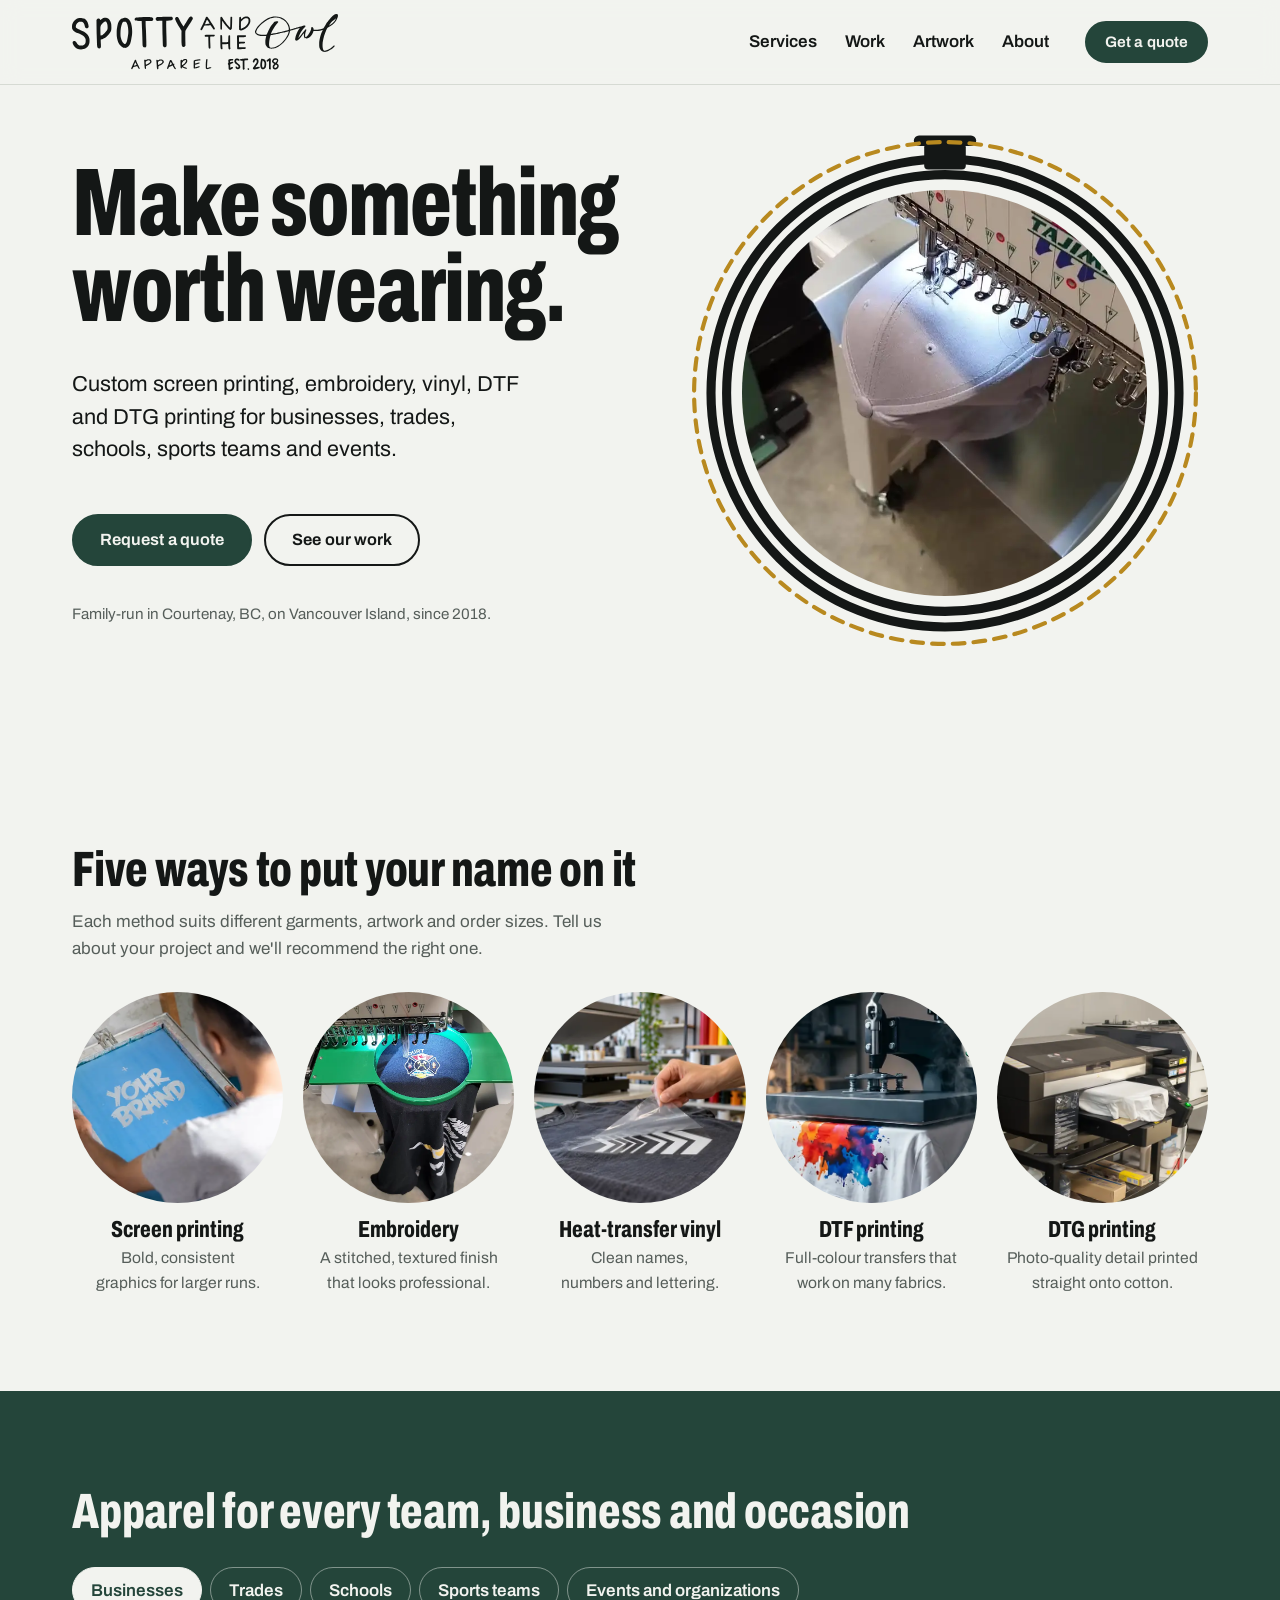
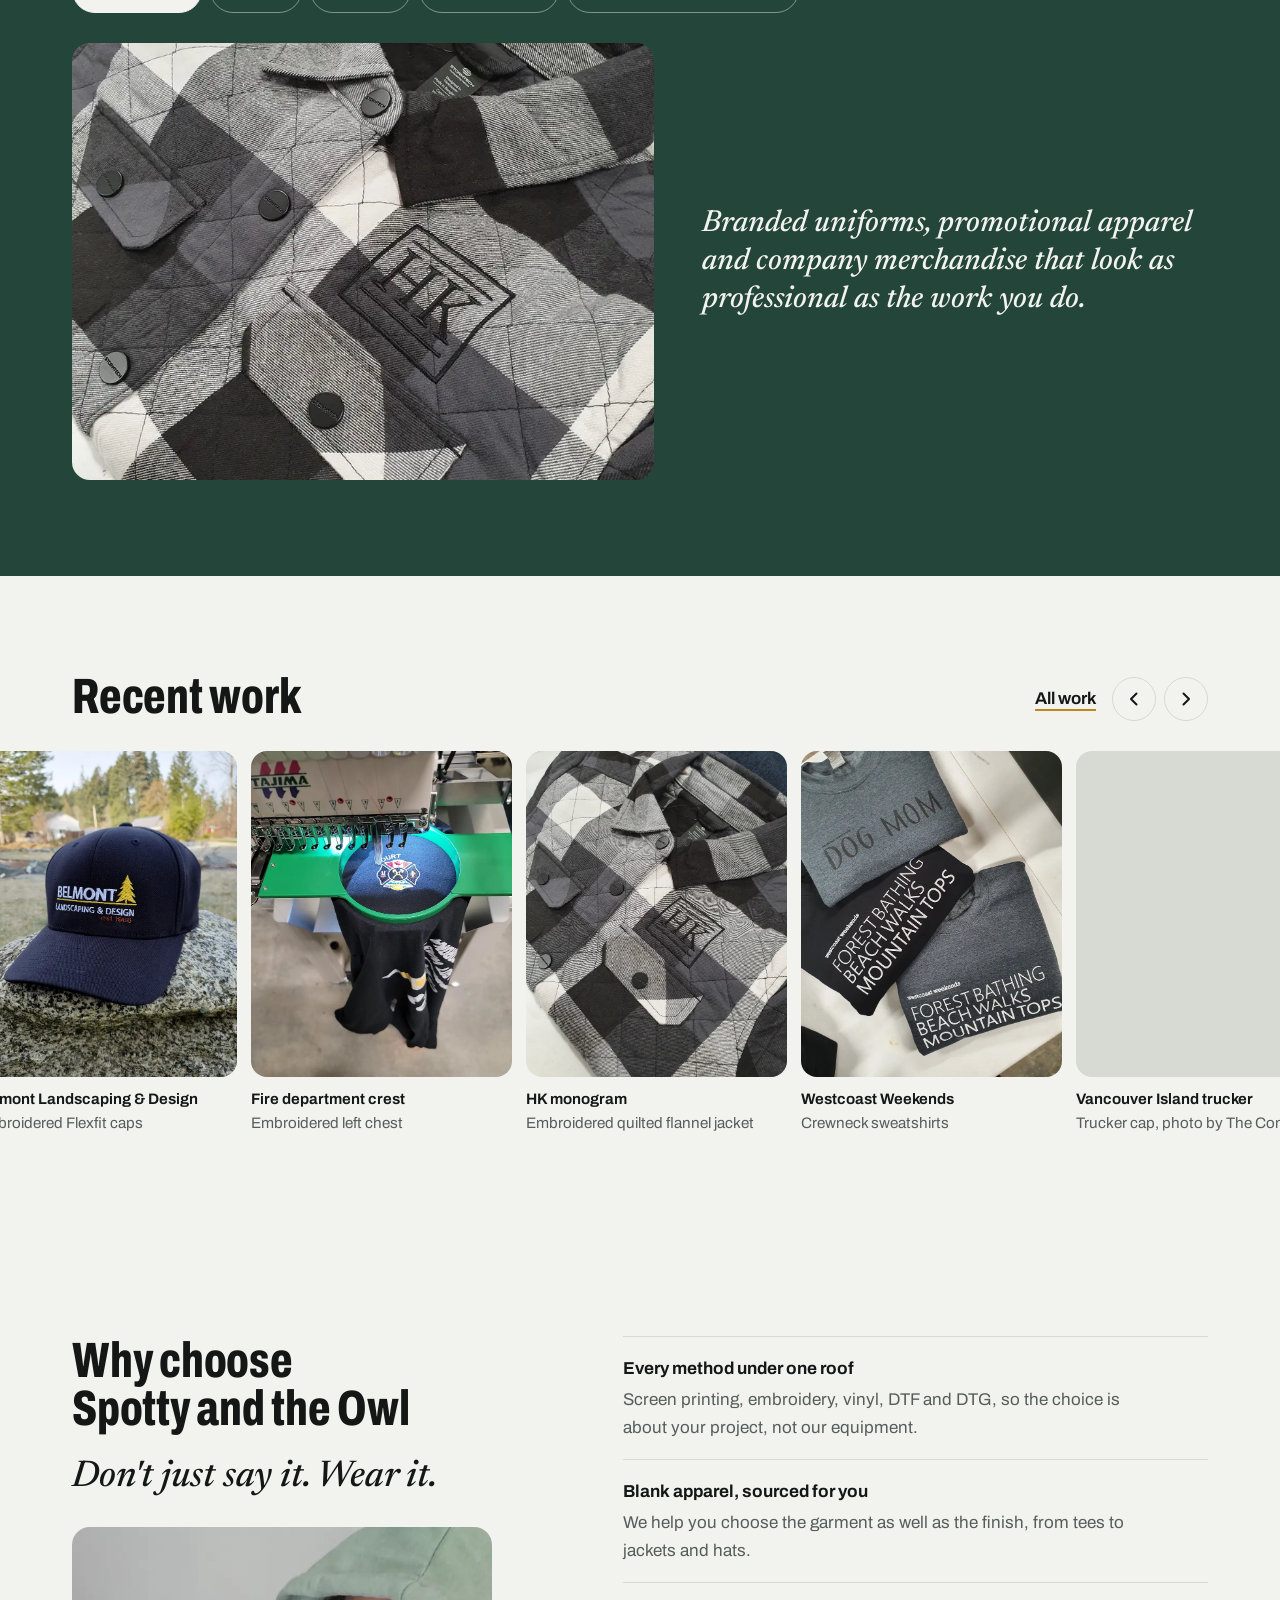
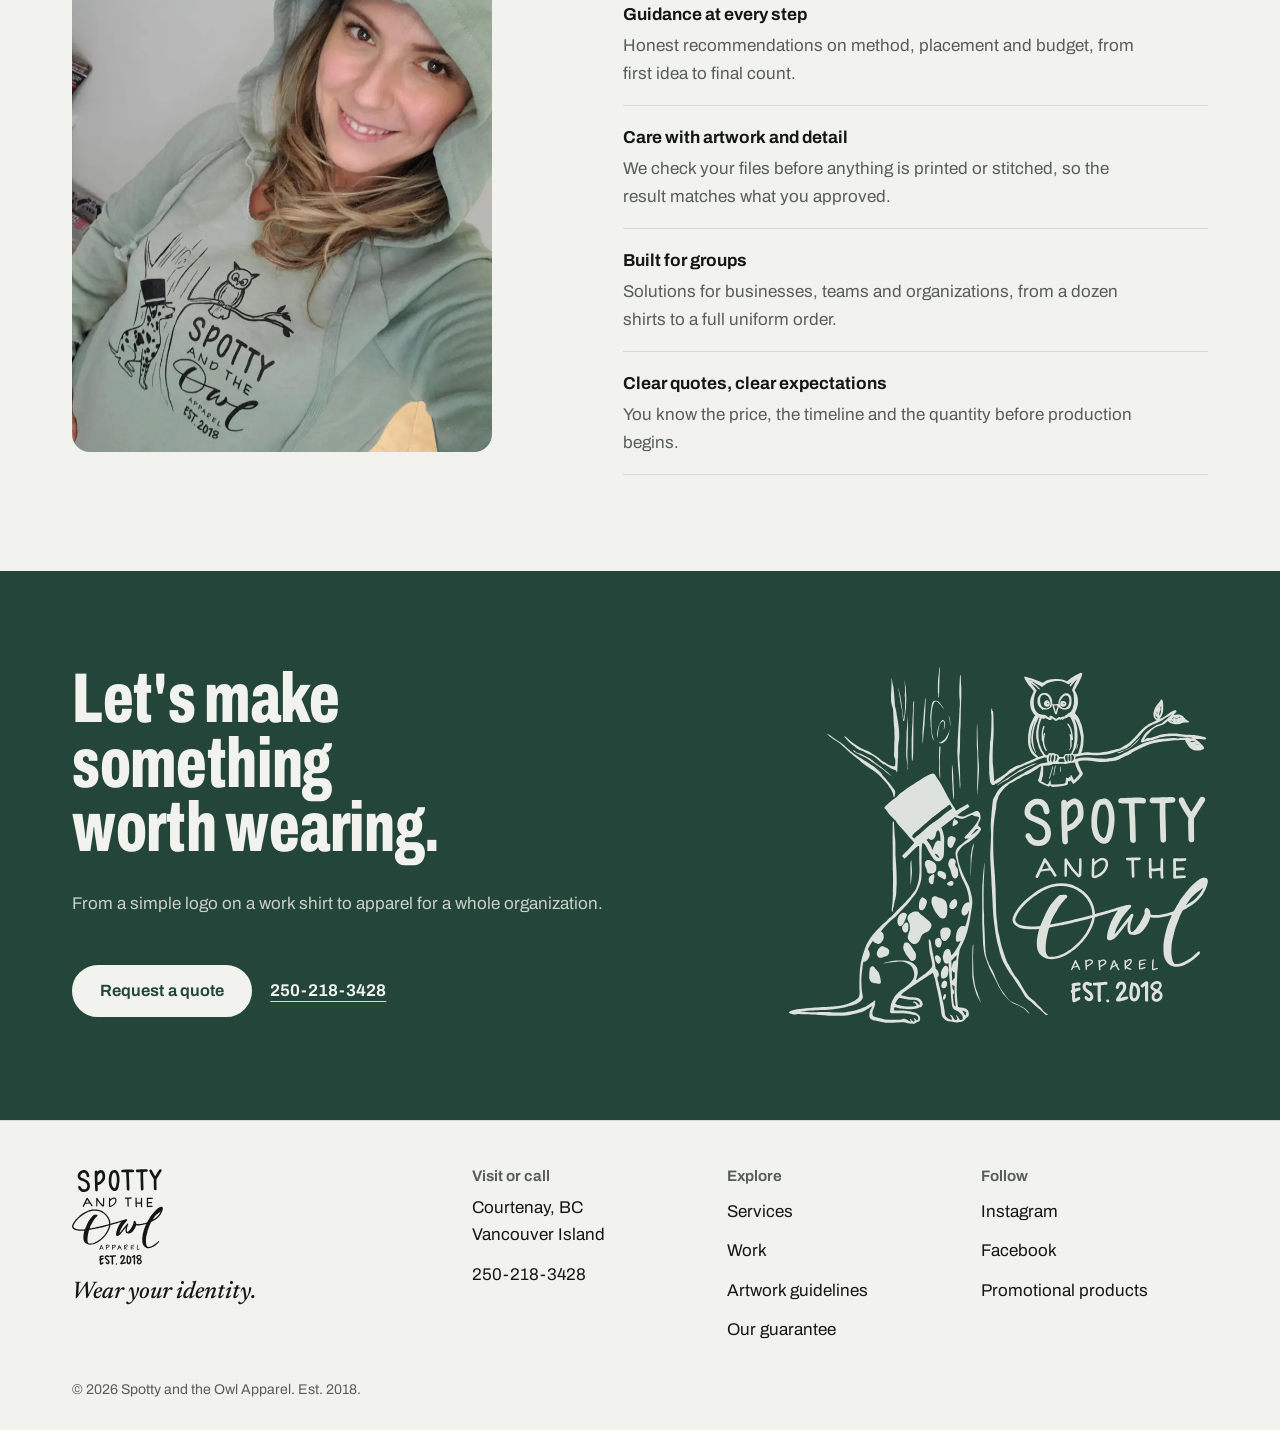
<file: index.html>
<!doctype html>
<html lang="en-CA">
  <head>
    <meta charset="utf-8" />
    <meta name="viewport" content="width=device-width, initial-scale=1, viewport-fit=cover" />
    <title>Spotty and the Owl Apparel</title>
    <meta
      name="description"
      content="Custom screen printing, embroidery, vinyl, DTF and DTG printing in Courtenay, BC. Apparel for businesses, trades, schools, sports teams and events."
    />
    <!-- Share card: what Facebook, iMessage, Slack and others show when someone shares this page.
         These addresses must be absolute (start with https://). If the domain ever changes,
         replace https://spottyandtheowlapparel.com/ everywhere with the new address. -->
    <link rel="canonical" href="https://spottyandtheowlapparel.com/" />
    <meta property="og:type" content="website" />
    <meta property="og:site_name" content="Spotty and the Owl Apparel" />
    <meta property="og:title" content="Spotty and the Owl Apparel" />
    <meta
      property="og:description"
      content="Custom screen printing, embroidery, vinyl, DTF and DTG printing in Courtenay, BC. Apparel for businesses, trades, schools, sports teams and events."
    />
    <meta property="og:url" content="https://spottyandtheowlapparel.com/" />
    <meta property="og:image" content="https://spottyandtheowlapparel.com/assets/share-card.jpg?v=6" />
    <meta property="og:image:width" content="1200" />
    <meta property="og:image:height" content="630" />
    <meta
      property="og:image:alt"
      content="Spotty and the Owl: Make something worth wearing. Custom apparel in Courtenay, BC. Spools of brightly coloured embroidery thread, framed in an embroidery hoop."
    />
    <meta name="twitter:card" content="summary_large_image" />
    <!-- Browser tab and home-screen icons (Dan's owl). favicon.ico is the old format some browsers and
         search engines still ask for; the SVG is sharp at any size; the PNGs are for phones. -->
    <link rel="icon" href="favicon.ico" sizes="32x32" />
    <link rel="icon" href="assets/icons/favicon.svg" type="image/svg+xml" />
    <link rel="apple-touch-icon" href="assets/icons/apple-touch-icon.png" />
    <link rel="manifest" href="site.webmanifest" />
    <meta name="theme-color" content="#F2F3EF" media="(prefers-color-scheme: light)" />
    <meta name="theme-color" content="#101916" media="(prefers-color-scheme: dark)" />
    <link rel="preload" href="assets/fonts/archivo.woff2" as="font" type="font/woff2" crossorigin />
    <link rel="stylesheet" href="css/style.css" />
    <script src="js/config.js" defer></script>
    <script src="js/main.js" defer></script>
  </head>
  <body data-page="home">
    <a class="skip" href="#main">Skip to content</a>

    <!-- Top bar: logo, and on wide screens the full navigation -->
    <header class="topbar">
      <div class="wrap topbar-in">
        <a class="brand" href="index.html" aria-label="Spotty and the Owl Apparel, home">
          <span class="brand-mark logo logo-lockup"></span>
        </a>
        <nav class="topnav" aria-label="Main">
          <a href="services.html">Services</a>
          <a href="work.html">Work</a>
          <a href="artwork.html">Artwork</a>
          <a href="about.html">About</a>
        </nav>
        <a class="btn btn-sm topbar-cta" href="quote.html">Get a quote</a>
      </div>
    </header>

    <main id="main" tabindex="-1">
      <section class="hero wrap">
        <div class="hero-text">
          <h1 class="display">Make something worth wearing.</h1>
          <p class="lede">
            Custom screen printing, embroidery, vinyl, DTF and DTG printing for businesses, trades, schools, sports
            teams and events.
          </p>
          <div class="actions">
            <a class="btn" href="quote.html">Request a quote</a>
            <a class="btn btn-quiet" href="work.html">See our work</a>
          </div>
          <p class="hero-place">Family-run in Courtenay, BC, on Vancouver Island, since 2018.</p>
        </div>

        <div class="hoop">
          <video
            class="hoop-video"
            autoplay
            muted
            loop
            playsinline
            preload="metadata"
            poster="assets/video/stitching-poster.webp"
            aria-label="Our Tajima embroidery machine stitching a logo onto a grey cap"
          >
            <source src="assets/video/stitching.mp4" type="video/mp4" />
          </video>
          <svg class="hoop-frame" viewBox="0 0 400 400" aria-hidden="true">
            <defs>
              <mask id="sew">
                <circle
                  class="sew-mask"
                  cx="200"
                  cy="200"
                  r="193"
                  pathLength="1"
                  fill="none"
                  stroke="#fff"
                  stroke-width="10"
                  transform="rotate(-90 200 200)"
                />
              </mask>
            </defs>
            <circle class="hoop-ring" cx="200" cy="200" r="168" />
            <circle class="hoop-ring" cx="200" cy="200" r="180" />
            <g class="hoop-clasp">
              <rect x="184" y="8" width="32" height="20" rx="3" />
              <rect x="176" y="2" width="48" height="8" rx="4" />
            </g>
            <circle class="hoop-stitch" cx="200" cy="200" r="193" mask="url(#sew)" />
          </svg>
        </div>
      </section>

      <section class="wrap block" aria-labelledby="methods-h">
        <div class="head">
          <h2 id="methods-h">Five ways to put your name on it</h2>
          <p>
            Each method suits different garments, artwork and order sizes. Tell us about your project and we'll
            recommend the right one.
          </p>
        </div>
        <ul class="methods">
          <li>
            <a class="method" href="services.html#screen-printing">
              <span class="method-img"
                ><img
                  class=""
                  src="assets/img/screen-print-800.webp"
                  srcset="assets/img/screen-print-800.webp 800w, assets/img/screen-print-1600.webp 1600w"
                  sizes="(min-width: 760px) 20vw, 30vw"
                  alt=""
                  loading="lazy"
                  decoding="async"
              /></span>
              <span class="method-text"
                ><strong>Screen printing</strong><span>Bold, consistent graphics for larger runs.</span></span
              >
            </a>
          </li>
          <li>
            <a class="method" href="services.html#embroidery">
              <span class="method-img"
                ><img
                  class=""
                  src="assets/img/fire-crest-800.webp"
                  srcset="assets/img/fire-crest-800.webp 800w, assets/img/fire-crest-1600.webp 1600w"
                  sizes="(min-width: 760px) 20vw, 30vw"
                  alt=""
                  loading="lazy"
                  decoding="async"
              /></span>
              <span class="method-text"
                ><strong>Embroidery</strong><span>A stitched, textured finish that looks professional.</span></span
              >
            </a>
          </li>
          <li>
            <a class="method" href="services.html#vinyl">
              <span class="method-img"
                ><img
                  class=""
                  src="assets/img/vinyl-peel-800.webp"
                  srcset="assets/img/vinyl-peel-800.webp 800w, assets/img/vinyl-peel-1600.webp 1600w"
                  sizes="(min-width: 760px) 20vw, 30vw"
                  alt=""
                  loading="lazy"
                  decoding="async"
              /></span>
              <span class="method-text"
                ><strong>Heat-transfer vinyl</strong><span>Clean names, numbers and lettering.</span></span
              >
            </a>
          </li>
          <li>
            <a class="method" href="services.html#dtf">
              <span class="method-img"
                ><img
                  class=""
                  src="assets/img/heat-press-colour-800.webp"
                  srcset="assets/img/heat-press-colour-800.webp 800w, assets/img/heat-press-colour-1600.webp 1600w"
                  sizes="(min-width: 760px) 20vw, 30vw"
                  alt=""
                  loading="lazy"
                  decoding="async"
              /></span>
              <span class="method-text"
                ><strong>DTF printing</strong><span>Full-colour transfers that work on many fabrics.</span></span
              >
            </a>
          </li>
          <li>
            <a class="method" href="services.html#dtg">
              <span class="method-img"
                ><img
                  class=""
                  src="assets/img/dtg-printer-800.webp"
                  srcset="assets/img/dtg-printer-800.webp 800w, assets/img/dtg-printer-1600.webp 1600w"
                  sizes="(min-width: 760px) 20vw, 30vw"
                  alt=""
                  loading="lazy"
                  decoding="async"
              /></span>
              <span class="method-text"
                ><strong>DTG printing</strong><span>Photo-quality detail printed straight onto cotton.</span></span
              >
            </a>
          </li>
        </ul>
      </section>

      <section class="band" aria-labelledby="who-h">
        <div class="wrap block">
          <div class="head">
            <h2 id="who-h">Apparel for every team, business and occasion</h2>
          </div>
          <div class="who" data-tabs>
            <div class="who-tabs" role="tablist" aria-label="Who we work with">
              <button role="tab" id="tab-businesses" aria-controls="panel-businesses" aria-selected="true" tabindex="0">
                Businesses</button
              ><button role="tab" id="tab-trades" aria-controls="panel-trades" aria-selected="false" tabindex="-1">
                Trades</button
              ><button role="tab" id="tab-schools" aria-controls="panel-schools" aria-selected="false" tabindex="-1">
                Schools</button
              ><button role="tab" id="tab-teams" aria-controls="panel-teams" aria-selected="false" tabindex="-1">
                Sports teams</button
              ><button role="tab" id="tab-events" aria-controls="panel-events" aria-selected="false" tabindex="-1">
                Events and organizations
              </button>
            </div>

            <div class="who-panel" role="tabpanel" id="panel-businesses" aria-labelledby="tab-businesses">
              <div class="who-img">
                <img
                  class=""
                  src="assets/img/hk-flannel-800.webp"
                  srcset="assets/img/hk-flannel-800.webp 800w, assets/img/hk-flannel-1600.webp 1600w"
                  sizes="(min-width: 760px) 45vw, 100vw"
                  alt="A grey and black quilted flannel shirt jacket with an embroidered HK monogram"
                  loading="lazy"
                  decoding="async"
                />
              </div>
              <p>
                Branded uniforms, promotional apparel and company merchandise that look as professional as the work you
                do.
              </p>
            </div>
            <div class="who-panel" role="tabpanel" id="panel-trades" aria-labelledby="tab-trades" hidden>
              <div class="who-img">
                <img
                  class=""
                  src="assets/img/belmont-hat-800.webp"
                  srcset="assets/img/belmont-hat-800.webp 800w, assets/img/belmont-hat-1600.webp 1600w"
                  sizes="(min-width: 760px) 45vw, 100vw"
                  alt="A black cap embroidered with the Belmont Landscaping and Design logo, sitting on a granite boulder"
                  loading="lazy"
                  decoding="async"
                />
              </div>
              <p>Durable workwear, branded shirts, hoodies, jackets and hats that stand up to the job site.</p>
            </div>
            <div class="who-panel" role="tabpanel" id="panel-schools" aria-labelledby="tab-schools" hidden>
              <div class="who-img">
                <img
                  class=""
                  src="assets/img/patch-dream-big-800.webp"
                  srcset="assets/img/patch-dream-big-800.webp 800w, assets/img/patch-dream-big-1600.webp 1600w"
                  sizes="(min-width: 760px) 45vw, 100vw"
                  alt="An embroidered graduation cap patch reading Dream Big in gold thread"
                  loading="lazy"
                  decoding="async"
                />
              </div>
              <p>Spirit wear, club apparel, graduation clothing and gear for school events.</p>
            </div>
            <div class="who-panel" role="tabpanel" id="panel-teams" aria-labelledby="tab-teams" hidden>
              <div class="who-img">
                <img
                  class=""
                  src="assets/img/lacrosse-tees-800.webp"
                  srcset="assets/img/lacrosse-tees-800.webp 800w, assets/img/lacrosse-tees-1600.webp 1600w"
                  sizes="(min-width: 760px) 45vw, 100vw"
                  alt="A stack of white Comox Valley Wild Lacrosse t-shirts printed in gold and navy"
                  loading="lazy"
                  decoding="async"
                />
              </div>
              <p>Team shirts, practice apparel, jerseys and fan merchandise, with names and numbers.</p>
            </div>
            <div class="who-panel" role="tabpanel" id="panel-events" aria-labelledby="tab-events" hidden>
              <div class="who-img">
                <img
                  class=""
                  src="assets/img/westcoast-weekends-800.webp"
                  srcset="assets/img/westcoast-weekends-800.webp 800w, assets/img/westcoast-weekends-1600.webp 1600w"
                  sizes="(min-width: 760px) 45vw, 100vw"
                  alt="Charcoal and black sweatshirts printed with Forest bathing, Beach walks, Mountain tops"
                  loading="lazy"
                  decoding="async"
                />
              </div>
              <p>Event shirts, staff apparel, fundraising merchandise and group clothing.</p>
            </div>
          </div>
        </div>
      </section>

      <section class="block" aria-labelledby="recent-h">
        <div class="wrap head head-row">
          <h2 id="recent-h">Recent work</h2>
          <div class="strip-controls">
            <a class="link" href="work.html">All work</a>
            <button class="circ" type="button" data-strip-prev aria-controls="recent-strip" aria-label="Previous photo">
              <svg viewBox="0 0 20 20" aria-hidden="true"><path d="M12.5 4.5 7 10l5.5 5.5" /></svg>
            </button>
            <button class="circ" type="button" data-strip-next aria-controls="recent-strip" aria-label="Next photo">
              <svg viewBox="0 0 20 20" aria-hidden="true"><path d="M7.5 4.5 13 10l-5.5 5.5" /></svg>
            </button>
          </div>
        </div>
        <!-- data-loop: main.js makes this row endless (see "Endless strip" in main.js) -->
        <div class="strip" id="recent-strip" data-loop tabindex="0" aria-label="Recent work, scroll sideways">
          <figure class="strip-item">
            <img
              class=""
              src="assets/img/lacrosse-tees-800.webp"
              srcset="assets/img/lacrosse-tees-800.webp 800w, assets/img/lacrosse-tees-1600.webp 1600w"
              sizes="(min-width: 760px) 26vw, 72vw"
              alt="A stack of white Comox Valley Wild Lacrosse t-shirts printed in gold and navy"
              loading="lazy"
              decoding="async"
            />
            <figcaption><strong>Comox Valley Wild Lacrosse</strong>Team tees in gold and navy</figcaption>
          </figure>
          <figure class="strip-item">
            <img
              class=""
              src="assets/img/belmont-hat-angle-800.webp"
              srcset="assets/img/belmont-hat-angle-800.webp 800w, assets/img/belmont-hat-angle-1600.webp 1600w"
              sizes="(min-width: 760px) 26vw, 72vw"
              alt="A black cap embroidered with the Belmont Landscaping and Design logo"
              loading="lazy"
              decoding="async"
            />
            <figcaption><strong>Belmont Landscaping &amp; Design</strong>Embroidered Flexfit caps</figcaption>
          </figure>
          <figure class="strip-item">
            <img
              class=""
              src="assets/img/fire-crest-800.webp"
              srcset="assets/img/fire-crest-800.webp 800w, assets/img/fire-crest-1600.webp 1600w"
              sizes="(min-width: 760px) 26vw, 72vw"
              alt="A Tajima embroidery machine stitching a fire department crest onto a navy shirt"
              loading="lazy"
              decoding="async"
            />
            <figcaption><strong>Fire department crest</strong>Embroidered left chest</figcaption>
          </figure>
          <figure class="strip-item">
            <img
              class=""
              src="assets/img/hk-flannel-800.webp"
              srcset="assets/img/hk-flannel-800.webp 800w, assets/img/hk-flannel-1600.webp 1600w"
              sizes="(min-width: 760px) 26vw, 72vw"
              alt="A quilted flannel shirt jacket with an embroidered HK monogram"
              loading="lazy"
              decoding="async"
            />
            <figcaption><strong>HK monogram</strong>Embroidered quilted flannel jacket</figcaption>
          </figure>
          <figure class="strip-item">
            <img
              class=""
              src="assets/img/westcoast-weekends-800.webp"
              srcset="assets/img/westcoast-weekends-800.webp 800w, assets/img/westcoast-weekends-1600.webp 1600w"
              sizes="(min-width: 760px) 26vw, 72vw"
              alt="Charcoal and black sweatshirts printed with Forest bathing, Beach walks, Mountain tops"
              loading="lazy"
              decoding="async"
            />
            <figcaption><strong>Westcoast Weekends</strong>Crewneck sweatshirts</figcaption>
          </figure>
          <figure class="strip-item">
            <img
              class=""
              src="assets/img/island-trucker-800.webp"
              srcset="assets/img/island-trucker-800.webp 800w, assets/img/island-trucker-1600.webp 1600w"
              sizes="(min-width: 760px) 26vw, 72vw"
              alt="A woman on the beach wearing a black trucker cap with a Vancouver Island outline"
              loading="lazy"
              decoding="async"
            />
            <figcaption><strong>Vancouver Island trucker</strong>Trucker cap, photo by The Comox Box</figcaption>
          </figure>
          <figure class="strip-item">
            <img
              class=""
              src="assets/img/dog-mom-800.webp"
              srcset="assets/img/dog-mom-800.webp 800w, assets/img/dog-mom-1600.webp 1600w"
              sizes="(min-width: 760px) 26vw, 72vw"
              alt="A black crewneck printed with Dog Mom in white"
              loading="lazy"
              decoding="async"
            />
            <figcaption><strong>Dog Mom</strong>Westcoast Weekends crewneck</figcaption>
          </figure>
          <figure class="strip-item">
            <img
              class=""
              src="assets/img/squad-love-800.webp"
              srcset="assets/img/squad-love-800.webp 800w, assets/img/squad-love-1600.webp 1600w"
              sizes="(min-width: 760px) 26vw, 72vw"
              alt="A woman in a mustard toque and black Squad Love sweatshirt in the forest"
              loading="lazy"
              decoding="async"
            />
            <figcaption><strong>Squad Love</strong>Crewneck sweatshirt</figcaption>
          </figure>
        </div>
      </section>

      <section class="wrap block" aria-labelledby="why-h">
        <div class="split">
          <div>
            <h2 id="why-h">Why choose Spotty and the Owl</h2>
            <blockquote class="say">Don't just say it. Wear it.</blockquote>
            <div class="why-img">
              <img
                class=""
                src="assets/img/logo-hoodie-800.webp"
                srcset="assets/img/logo-hoodie-800.webp 800w, assets/img/logo-hoodie-1600.webp 1600w"
                sizes="(min-width: 760px) 35vw, 100vw"
                alt="A smiling woman in a sage green Spotty and the Owl hoodie"
                loading="lazy"
                decoding="async"
              />
            </div>
          </div>
          <dl class="reasons">
            <div>
              <dt>Every method under one roof</dt>
              <dd>
                Screen printing, embroidery, vinyl, DTF and DTG, so the choice is about your project, not our equipment.
              </dd>
            </div>
            <div>
              <dt>Blank apparel, sourced for you</dt>
              <dd>We help you choose the garment as well as the finish, from tees to jackets and hats.</dd>
            </div>
            <div>
              <dt>Guidance at every step</dt>
              <dd>Honest recommendations on method, placement and budget, from first idea to final count.</dd>
            </div>
            <div>
              <dt>Care with artwork and detail</dt>
              <dd>
                We check your files before anything is printed or stitched, so the result matches what you approved.
              </dd>
            </div>
            <div>
              <dt>Built for groups</dt>
              <dd>Solutions for businesses, teams and organizations, from a dozen shirts to a full uniform order.</dd>
            </div>
            <div>
              <dt>Clear quotes, clear expectations</dt>
              <dd>You know the price, the timeline and the quantity before production begins.</dd>
            </div>
          </dl>
        </div>
      </section>

      <section class="cta">
        <div class="wrap cta-in">
          <h2>Let's make something worth wearing.</h2>
          <p>From a simple logo on a work shirt to apparel for a whole organization.</p>
          <div class="actions">
            <a class="btn btn-light" href="quote.html">Request a quote</a>
            <a class="cta-phone" href="tel:+12502183428">250-218-3428</a>
          </div>
          <span class="cta-logo logo logo-full" aria-hidden="true"></span>
        </div>
      </section>
    </main>

    <footer class="footer">
      <div class="wrap footer-in">
        <div class="footer-brand">
          <span class="footer-logo logo logo-wordmark"></span>
          <p class="say">Wear your identity.</p>
        </div>
        <div class="footer-cols">
          <div>
            <h2>Visit or call</h2>
            <p>Courtenay, BC<br />Vancouver Island</p>
            <p><a class="" href="tel:+12502183428">250-218-3428</a></p>
          </div>
          <div>
            <h2>Explore</h2>
            <ul>
              <li><a href="services.html">Services</a></li>
              <li><a href="work.html">Work</a></li>
              <li><a href="artwork.html">Artwork guidelines</a></li>
              <li><a href="guarantee.html">Our guarantee</a></li>
            </ul>
          </div>
          <div>
            <h2>Follow</h2>
            <ul>
              <li>
                <a href="https://www.instagram.com/spottyandtheowl_apparel/" target="_blank" rel="noopener"
                  >Instagram</a
                >
              </li>
              <li><a href="https://www.facebook.com/spottyandtheowl" target="_blank" rel="noopener">Facebook</a></li>
              <li>
                <a href="https://www.spottyandtheowlpromotional.com/" target="_blank" rel="noopener"
                  >Promotional products</a
                >
              </li>
            </ul>
          </div>
        </div>
        <p class="footer-small">&copy; <span data-year>2026</span> Spotty and the Owl Apparel. Est. 2018.</p>
      </div>
    </footer>

    <!-- Bottom dock for phones: always within thumb reach -->
    <div class="dock">
      <button class="dock-menu" id="menu-open" type="button" aria-expanded="false" aria-controls="sheet">
        <span class="dock-bars" aria-hidden="true"><i></i><i></i></span>Menu
      </button>
      <a class="btn dock-cta" href="quote.html">Get a quote</a>
    </div>

    <!-- Phone menu sheet -->
    <div class="sheet" id="sheet" hidden>
      <div class="sheet-scrim" data-close></div>
      <nav class="sheet-panel" aria-label="Menu">
        <a href="index.html" aria-current="page">Home</a>
        <a href="services.html">Services</a>
        <a href="work.html">Work</a>
        <a href="artwork.html">Artwork</a>
        <a href="about.html">About</a>
        <a href="guarantee.html">Our guarantee</a>
        <button class="sheet-close" type="button" data-close>Close menu</button>
      </nav>
    </div>
  </body>
</html>
</file>
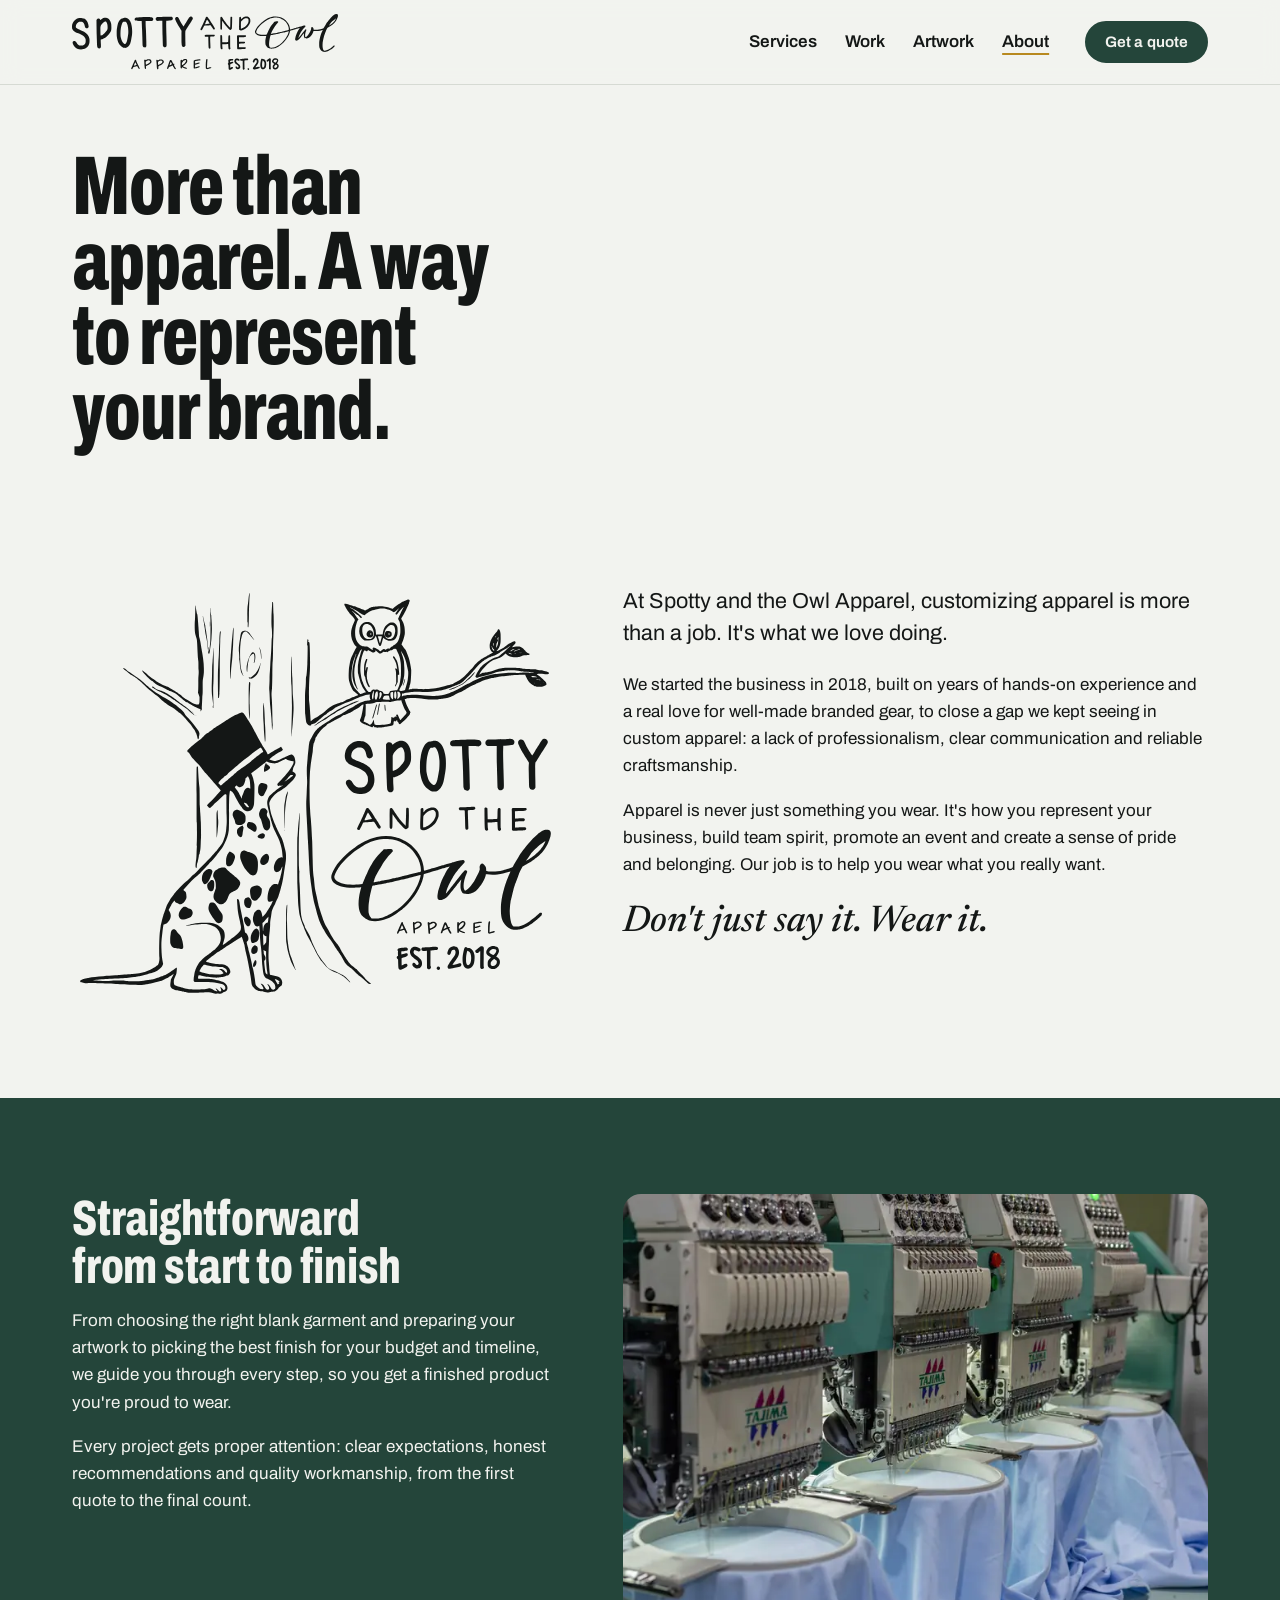
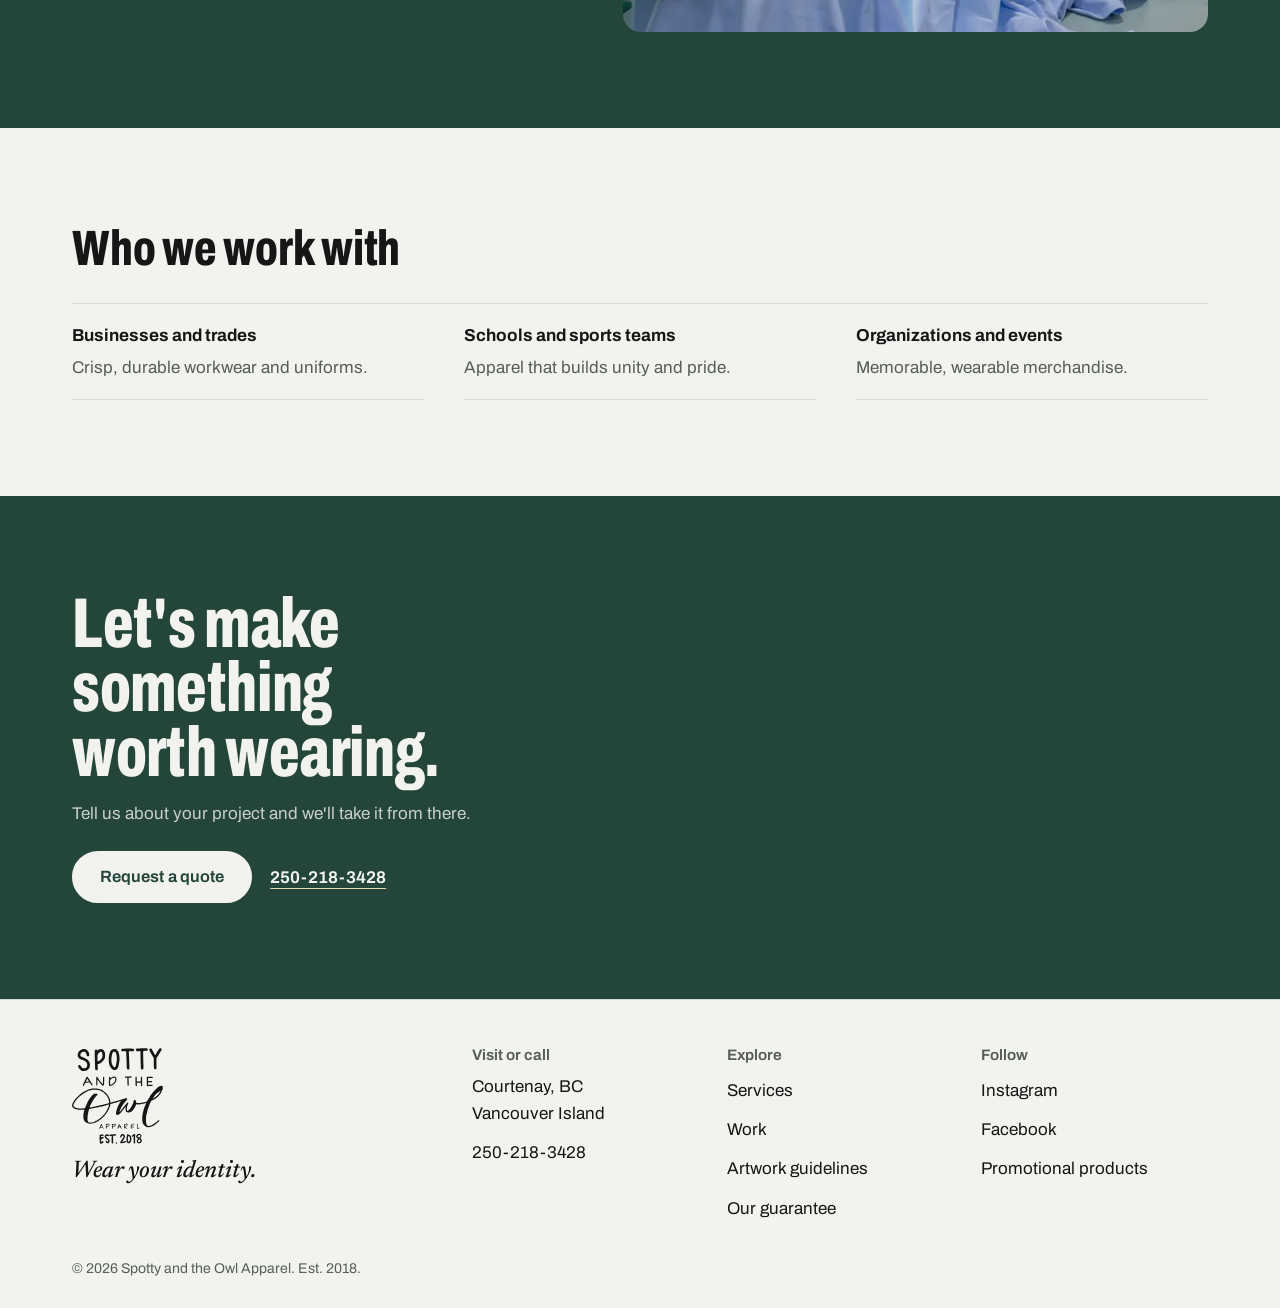
<file: about.html>
<!doctype html>
<html lang="en-CA">
  <head>
    <meta charset="utf-8" />
    <meta name="viewport" content="width=device-width, initial-scale=1, viewport-fit=cover" />
    <title>About | Spotty and the Owl Apparel</title>
    <meta
      name="description"
      content="Spotty and the Owl Apparel is a family-run custom apparel shop in Courtenay, BC, established in 2018."
    />
    <!-- Share card: what Facebook, iMessage, Slack and others show when someone shares this page.
         These addresses must be absolute (start with https://). If the domain ever changes,
         replace https://spottyandtheowlapparel.com/ everywhere with the new address. -->
    <link rel="canonical" href="https://spottyandtheowlapparel.com/about.html" />
    <meta property="og:type" content="website" />
    <meta property="og:site_name" content="Spotty and the Owl Apparel" />
    <meta property="og:title" content="About | Spotty and the Owl Apparel" />
    <meta
      property="og:description"
      content="Spotty and the Owl Apparel is a family-run custom apparel shop in Courtenay, BC, established in 2018."
    />
    <meta property="og:url" content="https://spottyandtheowlapparel.com/about.html" />
    <meta property="og:image" content="https://spottyandtheowlapparel.com/assets/share-card.jpg?v=6" />
    <meta property="og:image:width" content="1200" />
    <meta property="og:image:height" content="630" />
    <meta
      property="og:image:alt"
      content="Spotty and the Owl: Make something worth wearing. Custom apparel in Courtenay, BC. Spools of brightly coloured embroidery thread, framed in an embroidery hoop."
    />
    <meta name="twitter:card" content="summary_large_image" />
    <!-- Browser tab and home-screen icons (Dan's owl). favicon.ico is the old format some browsers and
         search engines still ask for; the SVG is sharp at any size; the PNGs are for phones. -->
    <link rel="icon" href="favicon.ico" sizes="32x32" />
    <link rel="icon" href="assets/icons/favicon.svg" type="image/svg+xml" />
    <link rel="apple-touch-icon" href="assets/icons/apple-touch-icon.png" />
    <link rel="manifest" href="site.webmanifest" />
    <meta name="theme-color" content="#F2F3EF" media="(prefers-color-scheme: light)" />
    <meta name="theme-color" content="#101916" media="(prefers-color-scheme: dark)" />
    <link rel="preload" href="assets/fonts/archivo.woff2" as="font" type="font/woff2" crossorigin />
    <link rel="stylesheet" href="css/style.css" />
    <script src="js/config.js" defer></script>
    <script src="js/main.js" defer></script>
  </head>
  <body data-page="about">
    <a class="skip" href="#main">Skip to content</a>

    <!-- Top bar: logo, and on wide screens the full navigation -->
    <header class="topbar">
      <div class="wrap topbar-in">
        <a class="brand" href="index.html" aria-label="Spotty and the Owl Apparel, home">
          <span class="brand-mark logo logo-lockup"></span>
        </a>
        <nav class="topnav" aria-label="Main">
          <a href="services.html">Services</a>
          <a href="work.html">Work</a>
          <a href="artwork.html">Artwork</a>
          <a href="about.html" aria-current="page">About</a>
        </nav>
        <a class="btn btn-sm topbar-cta" href="quote.html">Get a quote</a>
      </div>
    </header>

    <main id="main" tabindex="-1">
      <section class="wrap page-head">
        <h1 class="display">More than apparel. A way to represent your brand.</h1>
      </section>

      <section class="wrap block split about-intro">
        <div
          class="about-logo"
          role="img"
          aria-label="The Spotty and the Owl logo: a Dalmatian in a top hat looking up at an owl on a branch"
        >
          <span class="logo logo-full"></span>
        </div>
        <div class="prose">
          <p class="lede">
            At Spotty and the Owl Apparel, customizing apparel is more than a job. It's what we love doing.
          </p>
          <p>
            We started the business in 2018, built on years of hands-on experience and a real love for well-made branded
            gear, to close a gap we kept seeing in custom apparel: a lack of professionalism, clear communication and
            reliable craftsmanship.
          </p>
          <p>
            Apparel is never just something you wear. It's how you represent your business, build team spirit, promote
            an event and create a sense of pride and belonging. Our job is to help you wear what you really want.
          </p>
          <blockquote class="say">Don't just say it. Wear it.</blockquote>
        </div>
      </section>

      <section class="band" aria-labelledby="start-h">
        <div class="wrap block split">
          <div>
            <h2 id="start-h">Straightforward from start to finish</h2>
            <p>
              From choosing the right blank garment and preparing your artwork to picking the best finish for your
              budget and timeline, we guide you through every step, so you get a finished product you're proud to wear.
            </p>
            <p>
              Every project gets proper attention: clear expectations, honest recommendations and quality workmanship,
              from the first quote to the final count.
            </p>
          </div>
          <div class="band-img">
            <img
              class=""
              src="assets/img/tajima-four-head-800.webp"
              srcset="assets/img/tajima-four-head-800.webp 800w, assets/img/tajima-four-head-1600.webp 1600w"
              sizes="(min-width: 760px) 45vw, 100vw"
              alt="A four-head Tajima embroidery machine stitching light blue shirts"
              loading="lazy"
              decoding="async"
            />
          </div>
        </div>
      </section>

      <section class="wrap block" aria-labelledby="for-h">
        <div class="head"><h2 id="for-h">Who we work with</h2></div>
        <dl class="reasons reasons-3">
          <div>
            <dt>Businesses and trades</dt>
            <dd>Crisp, durable workwear and uniforms.</dd>
          </div>
          <div>
            <dt>Schools and sports teams</dt>
            <dd>Apparel that builds unity and pride.</dd>
          </div>
          <div>
            <dt>Organizations and events</dt>
            <dd>Memorable, wearable merchandise.</dd>
          </div>
        </dl>
      </section>

      <section class="cta">
        <div class="wrap cta-in">
          <h2>Let's make something worth wearing.</h2>
          <p>Tell us about your project and we'll take it from there.</p>
          <div class="actions">
            <a class="btn btn-light" href="quote.html">Request a quote</a>
            <a class="cta-phone" href="tel:+12502183428">250-218-3428</a>
          </div>
          <span class="cta-logo logo logo-full" aria-hidden="true"></span>
        </div>
      </section>
    </main>

    <footer class="footer">
      <div class="wrap footer-in">
        <div class="footer-brand">
          <span class="footer-logo logo logo-wordmark"></span>
          <p class="say">Wear your identity.</p>
        </div>
        <div class="footer-cols">
          <div>
            <h2>Visit or call</h2>
            <p>Courtenay, BC<br />Vancouver Island</p>
            <p><a class="" href="tel:+12502183428">250-218-3428</a></p>
          </div>
          <div>
            <h2>Explore</h2>
            <ul>
              <li><a href="services.html">Services</a></li>
              <li><a href="work.html">Work</a></li>
              <li><a href="artwork.html">Artwork guidelines</a></li>
              <li><a href="guarantee.html">Our guarantee</a></li>
            </ul>
          </div>
          <div>
            <h2>Follow</h2>
            <ul>
              <li>
                <a href="https://www.instagram.com/spottyandtheowl_apparel/" target="_blank" rel="noopener"
                  >Instagram</a
                >
              </li>
              <li><a href="https://www.facebook.com/spottyandtheowl" target="_blank" rel="noopener">Facebook</a></li>
              <li>
                <a href="https://www.spottyandtheowlpromotional.com/" target="_blank" rel="noopener"
                  >Promotional products</a
                >
              </li>
            </ul>
          </div>
        </div>
        <p class="footer-small">&copy; <span data-year>2026</span> Spotty and the Owl Apparel. Est. 2018.</p>
      </div>
    </footer>

    <!-- Bottom dock for phones: always within thumb reach -->
    <div class="dock">
      <button class="dock-menu" id="menu-open" type="button" aria-expanded="false" aria-controls="sheet">
        <span class="dock-bars" aria-hidden="true"><i></i><i></i></span>Menu
      </button>
      <a class="btn dock-cta" href="quote.html">Get a quote</a>
    </div>

    <!-- Phone menu sheet -->
    <div class="sheet" id="sheet" hidden>
      <div class="sheet-scrim" data-close></div>
      <nav class="sheet-panel" aria-label="Menu">
        <a href="index.html">Home</a>
        <a href="services.html">Services</a>
        <a href="work.html">Work</a>
        <a href="artwork.html">Artwork</a>
        <a href="about.html" aria-current="page">About</a>
        <a href="guarantee.html">Our guarantee</a>
        <button class="sheet-close" type="button" data-close>Close menu</button>
      </nav>
    </div>
  </body>
</html>
</file>
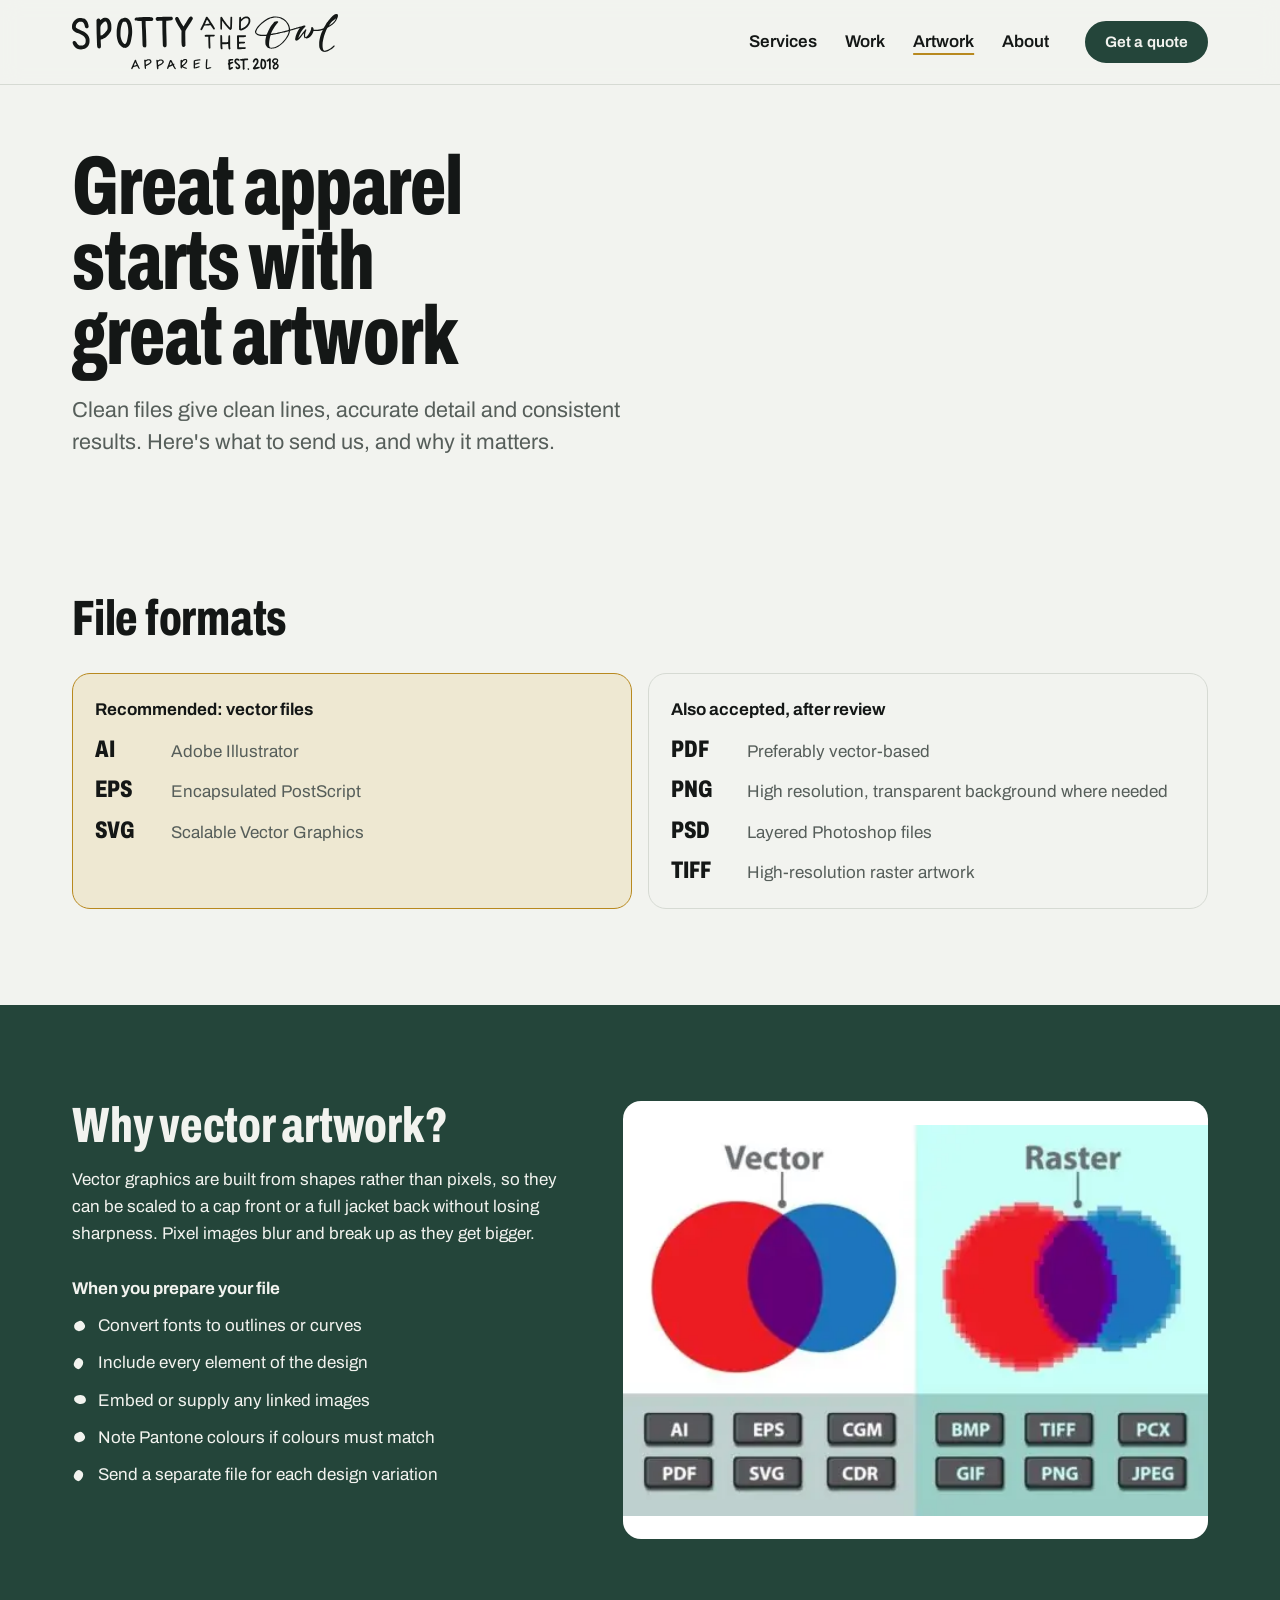
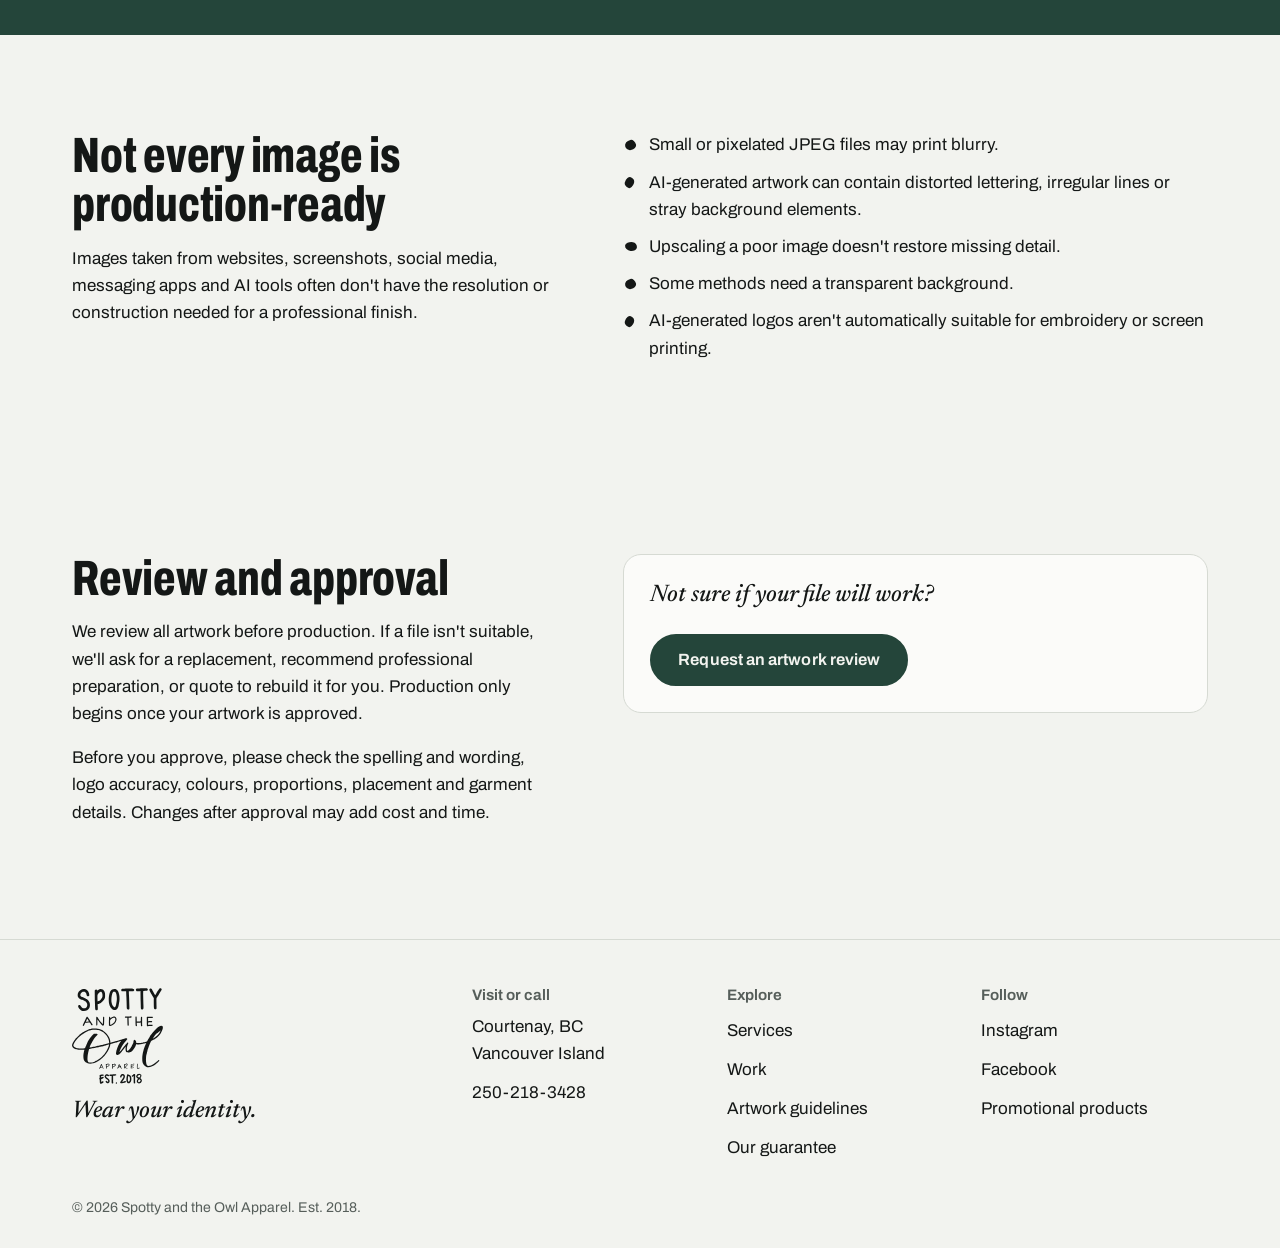
<file: artwork.html>
<!doctype html>
<html lang="en-CA">
  <head>
    <meta charset="utf-8" />
    <meta name="viewport" content="width=device-width, initial-scale=1, viewport-fit=cover" />
    <title>Artwork guidelines | Spotty and the Owl Apparel</title>
    <meta
      name="description"
      content="Artwork guidelines for custom apparel: preferred vector formats, accepted files, and how to prepare your logo for printing or embroidery."
    />
    <!-- Share card: what Facebook, iMessage, Slack and others show when someone shares this page.
         These addresses must be absolute (start with https://). If the domain ever changes,
         replace https://spottyandtheowlapparel.com/ everywhere with the new address. -->
    <link rel="canonical" href="https://spottyandtheowlapparel.com/artwork.html" />
    <meta property="og:type" content="website" />
    <meta property="og:site_name" content="Spotty and the Owl Apparel" />
    <meta property="og:title" content="Artwork guidelines | Spotty and the Owl Apparel" />
    <meta
      property="og:description"
      content="Artwork guidelines for custom apparel: preferred vector formats, accepted files, and how to prepare your logo for printing or embroidery."
    />
    <meta property="og:url" content="https://spottyandtheowlapparel.com/artwork.html" />
    <meta property="og:image" content="https://spottyandtheowlapparel.com/assets/share-card.jpg?v=6" />
    <meta property="og:image:width" content="1200" />
    <meta property="og:image:height" content="630" />
    <meta
      property="og:image:alt"
      content="Spotty and the Owl: Make something worth wearing. Custom apparel in Courtenay, BC. Spools of brightly coloured embroidery thread, framed in an embroidery hoop."
    />
    <meta name="twitter:card" content="summary_large_image" />
    <!-- Browser tab and home-screen icons (Dan's owl). favicon.ico is the old format some browsers and
         search engines still ask for; the SVG is sharp at any size; the PNGs are for phones. -->
    <link rel="icon" href="favicon.ico" sizes="32x32" />
    <link rel="icon" href="assets/icons/favicon.svg" type="image/svg+xml" />
    <link rel="apple-touch-icon" href="assets/icons/apple-touch-icon.png" />
    <link rel="manifest" href="site.webmanifest" />
    <meta name="theme-color" content="#F2F3EF" media="(prefers-color-scheme: light)" />
    <meta name="theme-color" content="#101916" media="(prefers-color-scheme: dark)" />
    <link rel="preload" href="assets/fonts/archivo.woff2" as="font" type="font/woff2" crossorigin />
    <link rel="stylesheet" href="css/style.css" />
    <script src="js/config.js" defer></script>
    <script src="js/main.js" defer></script>
  </head>
  <body data-page="artwork">
    <a class="skip" href="#main">Skip to content</a>

    <!-- Top bar: logo, and on wide screens the full navigation -->
    <header class="topbar">
      <div class="wrap topbar-in">
        <a class="brand" href="index.html" aria-label="Spotty and the Owl Apparel, home">
          <span class="brand-mark logo logo-lockup"></span>
        </a>
        <nav class="topnav" aria-label="Main">
          <a href="services.html">Services</a>
          <a href="work.html">Work</a>
          <a href="artwork.html" aria-current="page">Artwork</a>
          <a href="about.html">About</a>
        </nav>
        <a class="btn btn-sm topbar-cta" href="quote.html">Get a quote</a>
      </div>
    </header>

    <main id="main" tabindex="-1">
      <section class="wrap page-head">
        <h1 class="display">Great apparel starts with great artwork</h1>
        <p class="lede">
          Clean files give clean lines, accurate detail and consistent results. Here's what to send us, and why it
          matters.
        </p>
      </section>

      <section class="wrap block" aria-labelledby="formats-h">
        <div class="head"><h2 id="formats-h">File formats</h2></div>
        <div class="formats">
          <div class="format-group format-best">
            <h3>Recommended: vector files</h3>
            <dl class="format-list">
              <div>
                <dt>AI</dt>
                <dd>Adobe Illustrator</dd>
              </div>
              <div>
                <dt>EPS</dt>
                <dd>Encapsulated PostScript</dd>
              </div>
              <div>
                <dt>SVG</dt>
                <dd>Scalable Vector Graphics</dd>
              </div>
            </dl>
          </div>
          <div class="format-group">
            <h3>Also accepted, after review</h3>
            <dl class="format-list">
              <div>
                <dt>PDF</dt>
                <dd>Preferably vector-based</dd>
              </div>
              <div>
                <dt>PNG</dt>
                <dd>High resolution, transparent background where needed</dd>
              </div>
              <div>
                <dt>PSD</dt>
                <dd>Layered Photoshop files</dd>
              </div>
              <div>
                <dt>TIFF</dt>
                <dd>High-resolution raster artwork</dd>
              </div>
            </dl>
          </div>
        </div>
      </section>

      <section class="band" aria-labelledby="vector-h">
        <div class="wrap block split">
          <div>
            <h2 id="vector-h">Why vector artwork?</h2>
            <p>
              Vector graphics are built from shapes rather than pixels, so they can be scaled to a cap front or a full
              jacket back without losing sharpness. Pixel images blur and break up as they get bigger.
            </p>
            <h3>When you prepare your file</h3>
            <ul class="spots">
              <li>Convert fonts to outlines or curves</li>
              <li>Include every element of the design</li>
              <li>Embed or supply any linked images</li>
              <li>Note Pantone colours if colours must match</li>
              <li>Send a separate file for each design variation</li>
            </ul>
          </div>
          <div class="band-img contain">
            <img
              class=""
              src="assets/img/vector-raster-800.webp"
              srcset="assets/img/vector-raster-800.webp 800w"
              sizes="(min-width: 760px) 40vw, 100vw"
              alt="A diagram comparing crisp vector circles with pixelated raster circles, listing AI, EPS, PDF and SVG as vector formats and JPEG, PNG and GIF as raster"
              loading="lazy"
              decoding="async"
            />
          </div>
        </div>
      </section>

      <section class="wrap block split" aria-labelledby="ai-h">
        <div>
          <h2 id="ai-h">Not every image is production-ready</h2>
          <p>
            Images taken from websites, screenshots, social media, messaging apps and AI tools often don't have the
            resolution or construction needed for a professional finish.
          </p>
        </div>
        <ul class="spots">
          <li>Small or pixelated JPEG files may print blurry.</li>
          <li>AI-generated artwork can contain distorted lettering, irregular lines or stray background elements.</li>
          <li>Upscaling a poor image doesn't restore missing detail.</li>
          <li>Some methods need a transparent background.</li>
          <li>AI-generated logos aren't automatically suitable for embroidery or screen printing.</li>
        </ul>
      </section>

      <section class="wrap block split" aria-labelledby="approve-h">
        <div>
          <h2 id="approve-h">Review and approval</h2>
          <p>
            We review all artwork before production. If a file isn't suitable, we'll ask for a replacement, recommend
            professional preparation, or quote to rebuild it for you. Production only begins once your artwork is
            approved.
          </p>
          <p>
            Before you approve, please check the spelling and wording, logo accuracy, colours, proportions, placement
            and garment details. Changes after approval may add cost and time.
          </p>
        </div>
        <div class="card-cta">
          <p>Not sure if your file will work?</p>
          <a class="btn" href="quote.html#artwork-review">Request an artwork review</a>
        </div>
      </section>
    </main>

    <footer class="footer">
      <div class="wrap footer-in">
        <div class="footer-brand">
          <span class="footer-logo logo logo-wordmark"></span>
          <p class="say">Wear your identity.</p>
        </div>
        <div class="footer-cols">
          <div>
            <h2>Visit or call</h2>
            <p>Courtenay, BC<br />Vancouver Island</p>
            <p><a class="" href="tel:+12502183428">250-218-3428</a></p>
          </div>
          <div>
            <h2>Explore</h2>
            <ul>
              <li><a href="services.html">Services</a></li>
              <li><a href="work.html">Work</a></li>
              <li><a href="artwork.html">Artwork guidelines</a></li>
              <li><a href="guarantee.html">Our guarantee</a></li>
            </ul>
          </div>
          <div>
            <h2>Follow</h2>
            <ul>
              <li>
                <a href="https://www.instagram.com/spottyandtheowl_apparel/" target="_blank" rel="noopener"
                  >Instagram</a
                >
              </li>
              <li><a href="https://www.facebook.com/spottyandtheowl" target="_blank" rel="noopener">Facebook</a></li>
              <li>
                <a href="https://www.spottyandtheowlpromotional.com/" target="_blank" rel="noopener"
                  >Promotional products</a
                >
              </li>
            </ul>
          </div>
        </div>
        <p class="footer-small">&copy; <span data-year>2026</span> Spotty and the Owl Apparel. Est. 2018.</p>
      </div>
    </footer>

    <!-- Bottom dock for phones: always within thumb reach -->
    <div class="dock">
      <button class="dock-menu" id="menu-open" type="button" aria-expanded="false" aria-controls="sheet">
        <span class="dock-bars" aria-hidden="true"><i></i><i></i></span>Menu
      </button>
      <a class="btn dock-cta" href="quote.html">Get a quote</a>
    </div>

    <!-- Phone menu sheet -->
    <div class="sheet" id="sheet" hidden>
      <div class="sheet-scrim" data-close></div>
      <nav class="sheet-panel" aria-label="Menu">
        <a href="index.html">Home</a>
        <a href="services.html">Services</a>
        <a href="work.html">Work</a>
        <a href="artwork.html" aria-current="page">Artwork</a>
        <a href="about.html">About</a>
        <a href="guarantee.html">Our guarantee</a>
        <button class="sheet-close" type="button" data-close>Close menu</button>
      </nav>
    </div>
  </body>
</html>
</file>
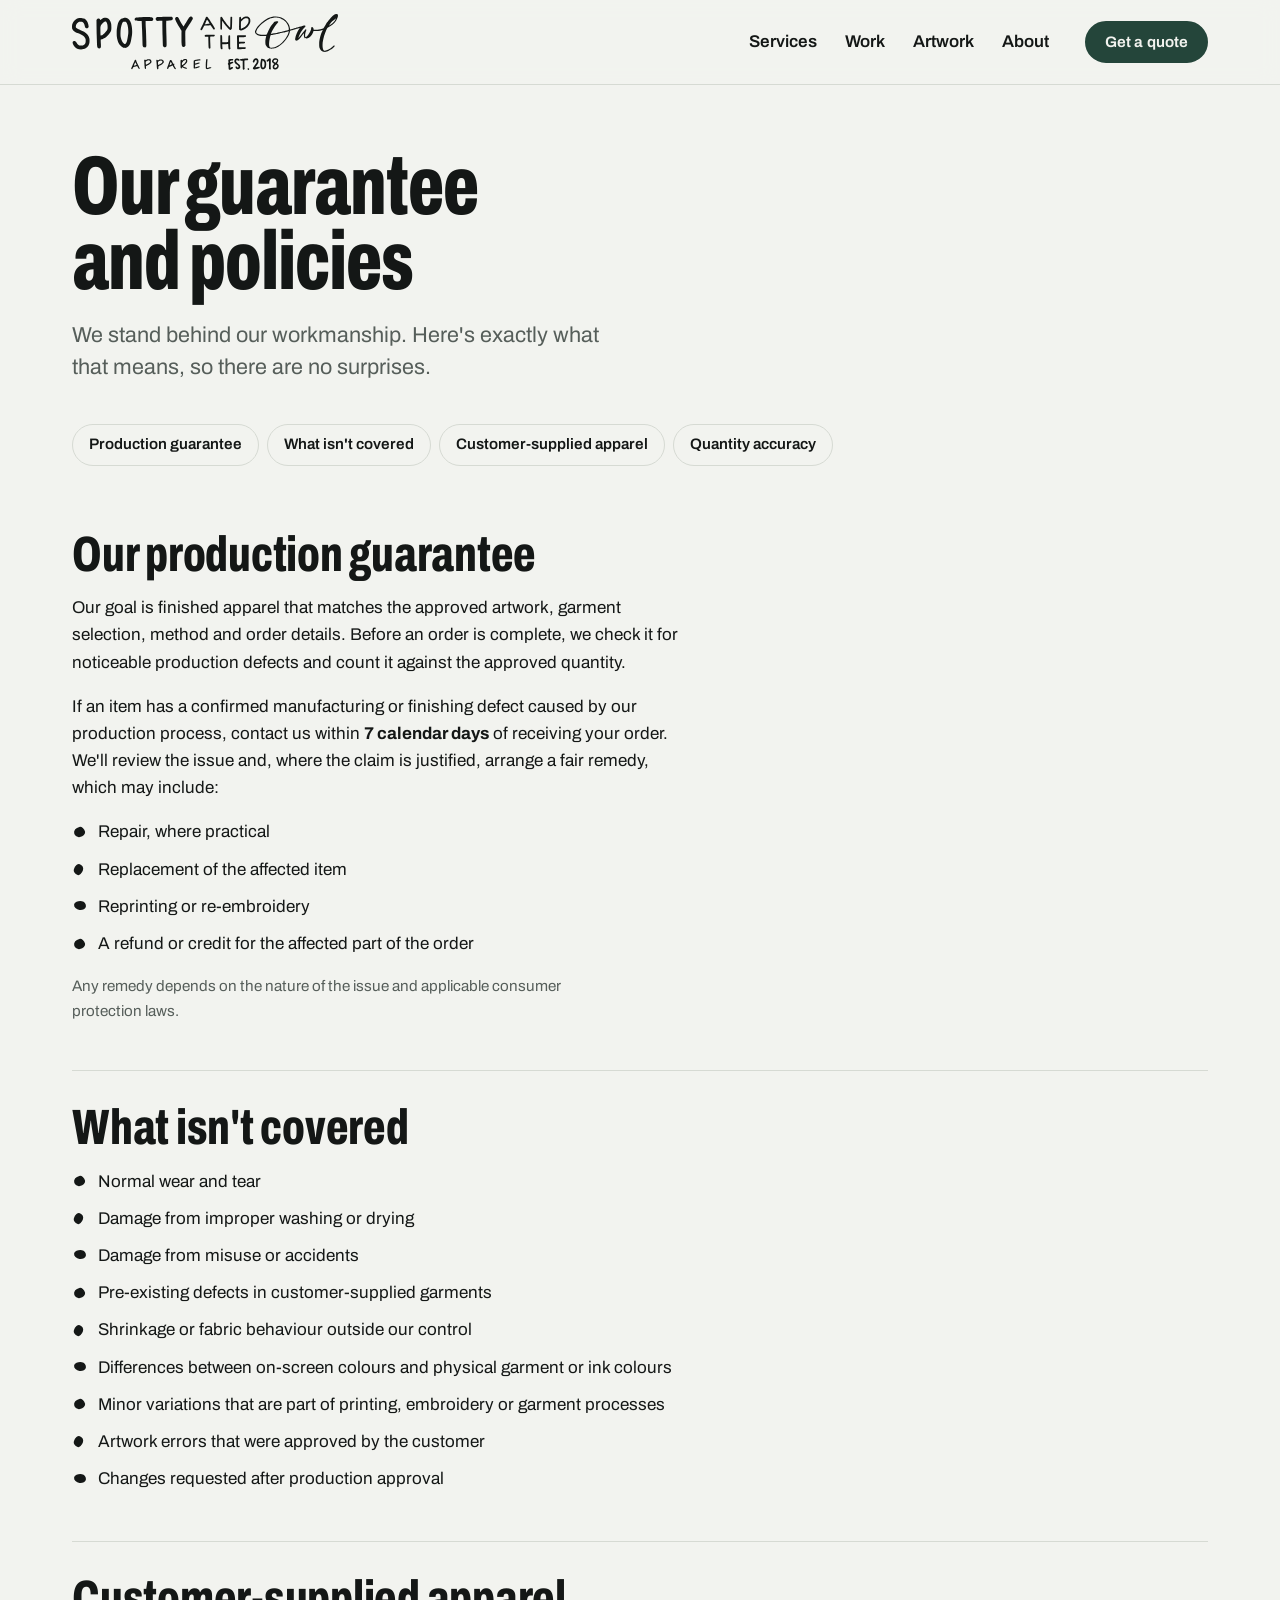
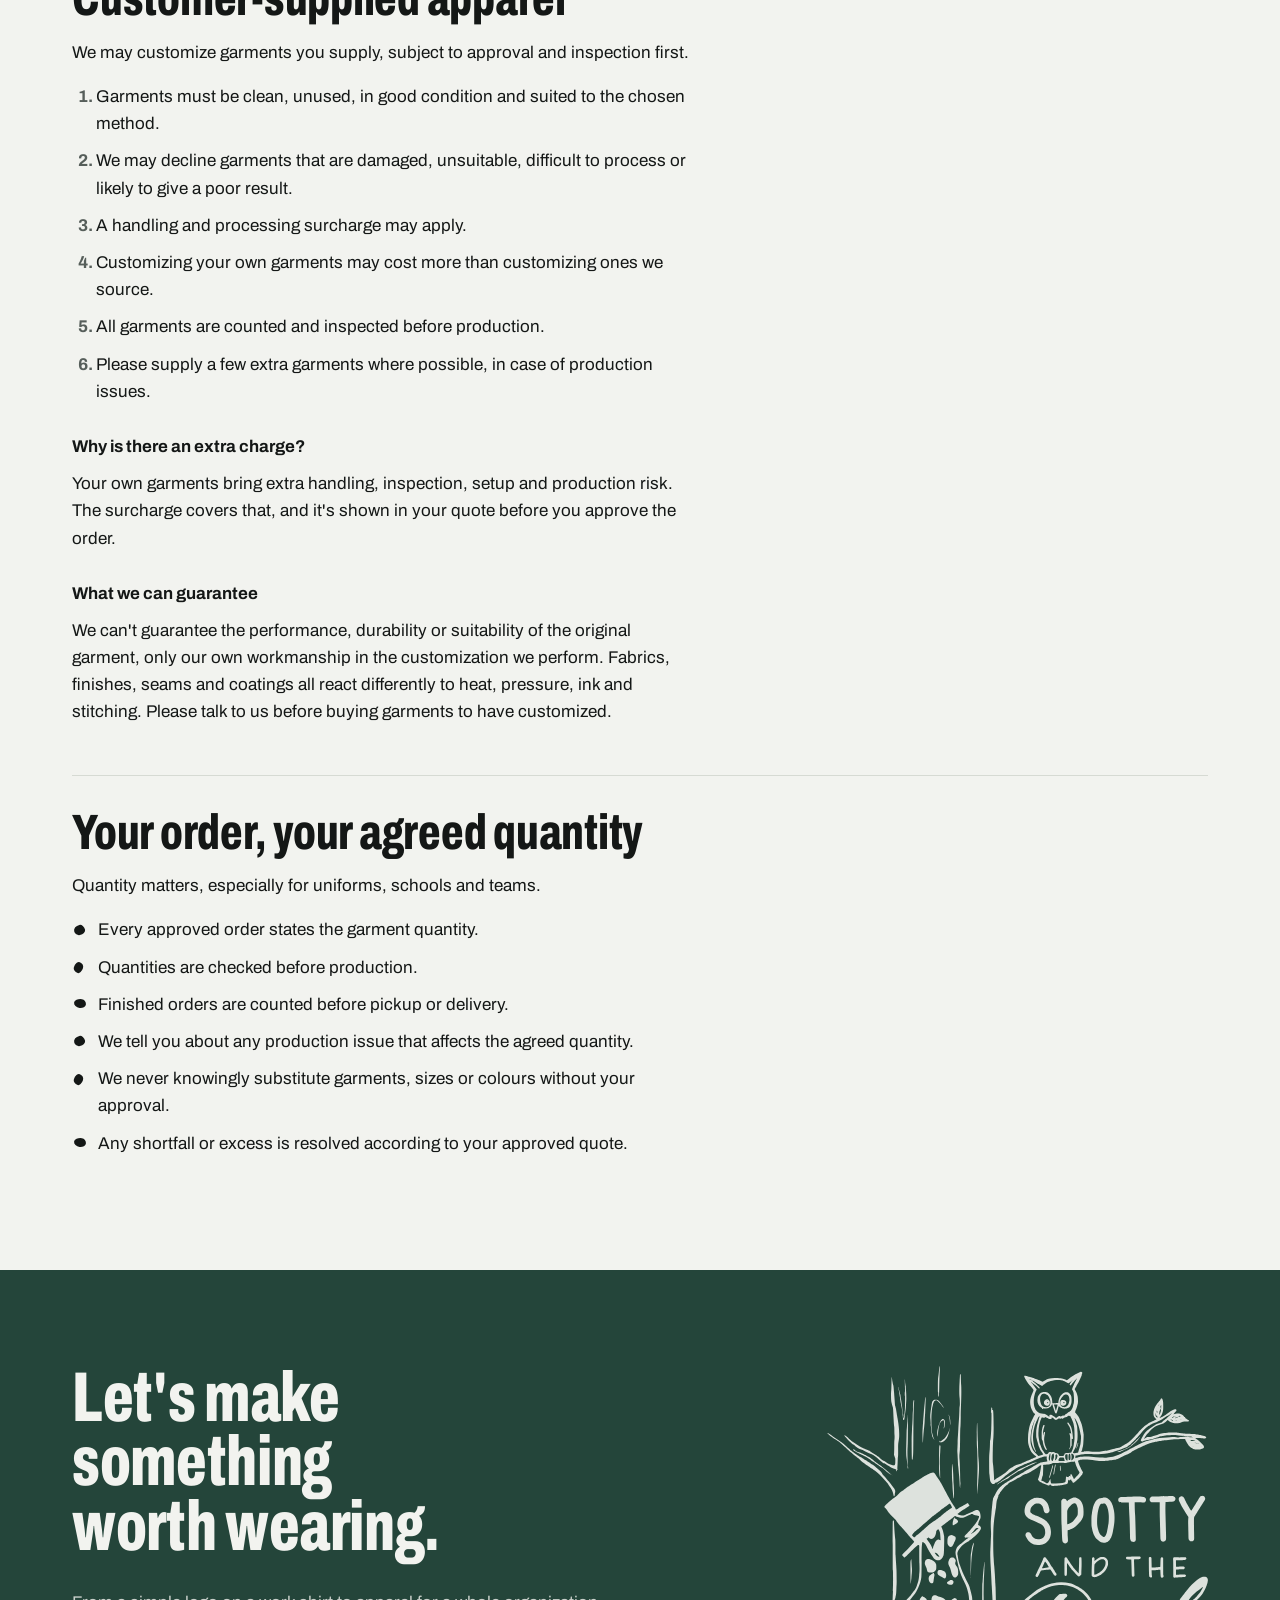
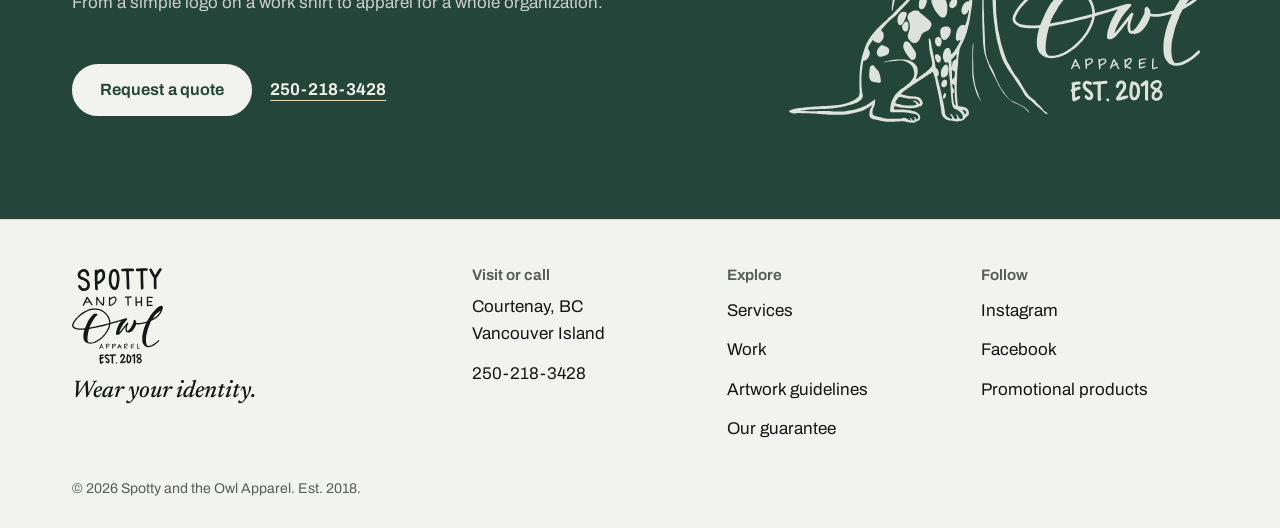
<file: guarantee.html>
<!doctype html>
<html lang="en-CA">
  <head>
    <meta charset="utf-8" />
    <meta name="viewport" content="width=device-width, initial-scale=1, viewport-fit=cover" />
    <title>Guarantee and policies | Spotty and the Owl Apparel</title>
    <meta
      name="description"
      content="Our production guarantee, what is not covered, customer-supplied apparel and quantity accuracy policies."
    />
    <!-- Share card: what Facebook, iMessage, Slack and others show when someone shares this page.
         These addresses must be absolute (start with https://). If the domain ever changes,
         replace https://spottyandtheowlapparel.com/ everywhere with the new address. -->
    <link rel="canonical" href="https://spottyandtheowlapparel.com/guarantee.html" />
    <meta property="og:type" content="website" />
    <meta property="og:site_name" content="Spotty and the Owl Apparel" />
    <meta property="og:title" content="Guarantee and policies | Spotty and the Owl Apparel" />
    <meta
      property="og:description"
      content="Our production guarantee, what is not covered, customer-supplied apparel and quantity accuracy policies."
    />
    <meta property="og:url" content="https://spottyandtheowlapparel.com/guarantee.html" />
    <meta property="og:image" content="https://spottyandtheowlapparel.com/assets/share-card.jpg?v=6" />
    <meta property="og:image:width" content="1200" />
    <meta property="og:image:height" content="630" />
    <meta
      property="og:image:alt"
      content="Spotty and the Owl: Make something worth wearing. Custom apparel in Courtenay, BC. Spools of brightly coloured embroidery thread, framed in an embroidery hoop."
    />
    <meta name="twitter:card" content="summary_large_image" />
    <!-- Browser tab and home-screen icons (Dan's owl). favicon.ico is the old format some browsers and
         search engines still ask for; the SVG is sharp at any size; the PNGs are for phones. -->
    <link rel="icon" href="favicon.ico" sizes="32x32" />
    <link rel="icon" href="assets/icons/favicon.svg" type="image/svg+xml" />
    <link rel="apple-touch-icon" href="assets/icons/apple-touch-icon.png" />
    <link rel="manifest" href="site.webmanifest" />
    <meta name="theme-color" content="#F2F3EF" media="(prefers-color-scheme: light)" />
    <meta name="theme-color" content="#101916" media="(prefers-color-scheme: dark)" />
    <link rel="preload" href="assets/fonts/archivo.woff2" as="font" type="font/woff2" crossorigin />
    <link rel="stylesheet" href="css/style.css" />
    <script src="js/config.js" defer></script>
    <script src="js/main.js" defer></script>
  </head>
  <body data-page="policies">
    <a class="skip" href="#main">Skip to content</a>

    <!-- Top bar: logo, and on wide screens the full navigation -->
    <header class="topbar">
      <div class="wrap topbar-in">
        <a class="brand" href="index.html" aria-label="Spotty and the Owl Apparel, home">
          <span class="brand-mark logo logo-lockup"></span>
        </a>
        <nav class="topnav" aria-label="Main">
          <a href="services.html">Services</a>
          <a href="work.html">Work</a>
          <a href="artwork.html">Artwork</a>
          <a href="about.html">About</a>
        </nav>
        <a class="btn btn-sm topbar-cta" href="quote.html">Get a quote</a>
      </div>
    </header>

    <main id="main" tabindex="-1">
      <section class="wrap page-head">
        <h1 class="display">Our guarantee and policies</h1>
        <p class="lede">We stand behind our workmanship. Here's exactly what that means, so there are no surprises.</p>
      </section>

      <nav class="wrap jump" aria-label="Jump to a policy">
        <a href="guarantee.html#guarantee">Production guarantee</a>
        <a href="guarantee.html#not-covered">What isn't covered</a>
        <a href="guarantee.html#supplied">Customer-supplied apparel</a>
        <a href="guarantee.html#quantity">Quantity accuracy</a>
      </nav>

      <article class="wrap policy prose">
        <section id="guarantee" aria-labelledby="g-h">
          <h2 id="g-h">Our production guarantee</h2>
          <p>
            Our goal is finished apparel that matches the approved artwork, garment selection, method and order details.
            Before an order is complete, we check it for noticeable production defects and count it against the approved
            quantity.
          </p>
          <p>
            If an item has a confirmed manufacturing or finishing defect caused by our production process, contact us
            within <strong>7 calendar days</strong> of receiving your order. We'll review the issue and, where the claim
            is justified, arrange a fair remedy, which may include:
          </p>
          <ul class="spots">
            <li>Repair, where practical</li>
            <li>Replacement of the affected item</li>
            <li>Reprinting or re-embroidery</li>
            <li>A refund or credit for the affected part of the order</li>
          </ul>
          <p class="note">Any remedy depends on the nature of the issue and applicable consumer protection laws.</p>
        </section>

        <section id="not-covered" aria-labelledby="n-h">
          <h2 id="n-h">What isn't covered</h2>
          <ul class="spots">
            <li>Normal wear and tear</li>
            <li>Damage from improper washing or drying</li>
            <li>Damage from misuse or accidents</li>
            <li>Pre-existing defects in customer-supplied garments</li>
            <li>Shrinkage or fabric behaviour outside our control</li>
            <li>Differences between on-screen colours and physical garment or ink colours</li>
            <li>Minor variations that are part of printing, embroidery or garment processes</li>
            <li>Artwork errors that were approved by the customer</li>
            <li>Changes requested after production approval</li>
          </ul>
        </section>

        <section id="supplied" aria-labelledby="s-h">
          <h2 id="s-h">Customer-supplied apparel</h2>
          <p>We may customize garments you supply, subject to approval and inspection first.</p>
          <ol class="plain-ol">
            <li>Garments must be clean, unused, in good condition and suited to the chosen method.</li>
            <li>
              We may decline garments that are damaged, unsuitable, difficult to process or likely to give a poor
              result.
            </li>
            <li>A handling and processing surcharge may apply.</li>
            <li>Customizing your own garments may cost more than customizing ones we source.</li>
            <li>All garments are counted and inspected before production.</li>
            <li>Please supply a few extra garments where possible, in case of production issues.</li>
          </ol>
          <h3>Why is there an extra charge?</h3>
          <p>
            Your own garments bring extra handling, inspection, setup and production risk. The surcharge covers that,
            and it's shown in your quote before you approve the order.
          </p>
          <h3>What we can guarantee</h3>
          <p>
            We can't guarantee the performance, durability or suitability of the original garment, only our own
            workmanship in the customization we perform. Fabrics, finishes, seams and coatings all react differently to
            heat, pressure, ink and stitching. Please talk to us before buying garments to have customized.
          </p>
        </section>

        <section id="quantity" aria-labelledby="q-h">
          <h2 id="q-h">Your order, your agreed quantity</h2>
          <p>Quantity matters, especially for uniforms, schools and teams.</p>
          <ul class="spots">
            <li>Every approved order states the garment quantity.</li>
            <li>Quantities are checked before production.</li>
            <li>Finished orders are counted before pickup or delivery.</li>
            <li>We tell you about any production issue that affects the agreed quantity.</li>
            <li>We never knowingly substitute garments, sizes or colours without your approval.</li>
            <li>Any shortfall or excess is resolved according to your approved quote.</li>
          </ul>
        </section>
      </article>

      <section class="cta">
        <div class="wrap cta-in">
          <h2>Let's make something worth wearing.</h2>
          <p>From a simple logo on a work shirt to apparel for a whole organization.</p>
          <div class="actions">
            <a class="btn btn-light" href="quote.html">Request a quote</a>
            <a class="cta-phone" href="tel:+12502183428">250-218-3428</a>
          </div>
          <span class="cta-logo logo logo-full" aria-hidden="true"></span>
        </div>
      </section>
    </main>

    <footer class="footer">
      <div class="wrap footer-in">
        <div class="footer-brand">
          <span class="footer-logo logo logo-wordmark"></span>
          <p class="say">Wear your identity.</p>
        </div>
        <div class="footer-cols">
          <div>
            <h2>Visit or call</h2>
            <p>Courtenay, BC<br />Vancouver Island</p>
            <p><a class="" href="tel:+12502183428">250-218-3428</a></p>
          </div>
          <div>
            <h2>Explore</h2>
            <ul>
              <li><a href="services.html">Services</a></li>
              <li><a href="work.html">Work</a></li>
              <li><a href="artwork.html">Artwork guidelines</a></li>
              <li><a href="guarantee.html">Our guarantee</a></li>
            </ul>
          </div>
          <div>
            <h2>Follow</h2>
            <ul>
              <li>
                <a href="https://www.instagram.com/spottyandtheowl_apparel/" target="_blank" rel="noopener"
                  >Instagram</a
                >
              </li>
              <li><a href="https://www.facebook.com/spottyandtheowl" target="_blank" rel="noopener">Facebook</a></li>
              <li>
                <a href="https://www.spottyandtheowlpromotional.com/" target="_blank" rel="noopener"
                  >Promotional products</a
                >
              </li>
            </ul>
          </div>
        </div>
        <p class="footer-small">&copy; <span data-year>2026</span> Spotty and the Owl Apparel. Est. 2018.</p>
      </div>
    </footer>

    <!-- Bottom dock for phones: always within thumb reach -->
    <div class="dock">
      <button class="dock-menu" id="menu-open" type="button" aria-expanded="false" aria-controls="sheet">
        <span class="dock-bars" aria-hidden="true"><i></i><i></i></span>Menu
      </button>
      <a class="btn dock-cta" href="quote.html">Get a quote</a>
    </div>

    <!-- Phone menu sheet -->
    <div class="sheet" id="sheet" hidden>
      <div class="sheet-scrim" data-close></div>
      <nav class="sheet-panel" aria-label="Menu">
        <a href="index.html">Home</a>
        <a href="services.html">Services</a>
        <a href="work.html">Work</a>
        <a href="artwork.html">Artwork</a>
        <a href="about.html">About</a>
        <a href="guarantee.html" aria-current="page">Our guarantee</a>
        <button class="sheet-close" type="button" data-close>Close menu</button>
      </nav>
    </div>
  </body>
</html>
</file>
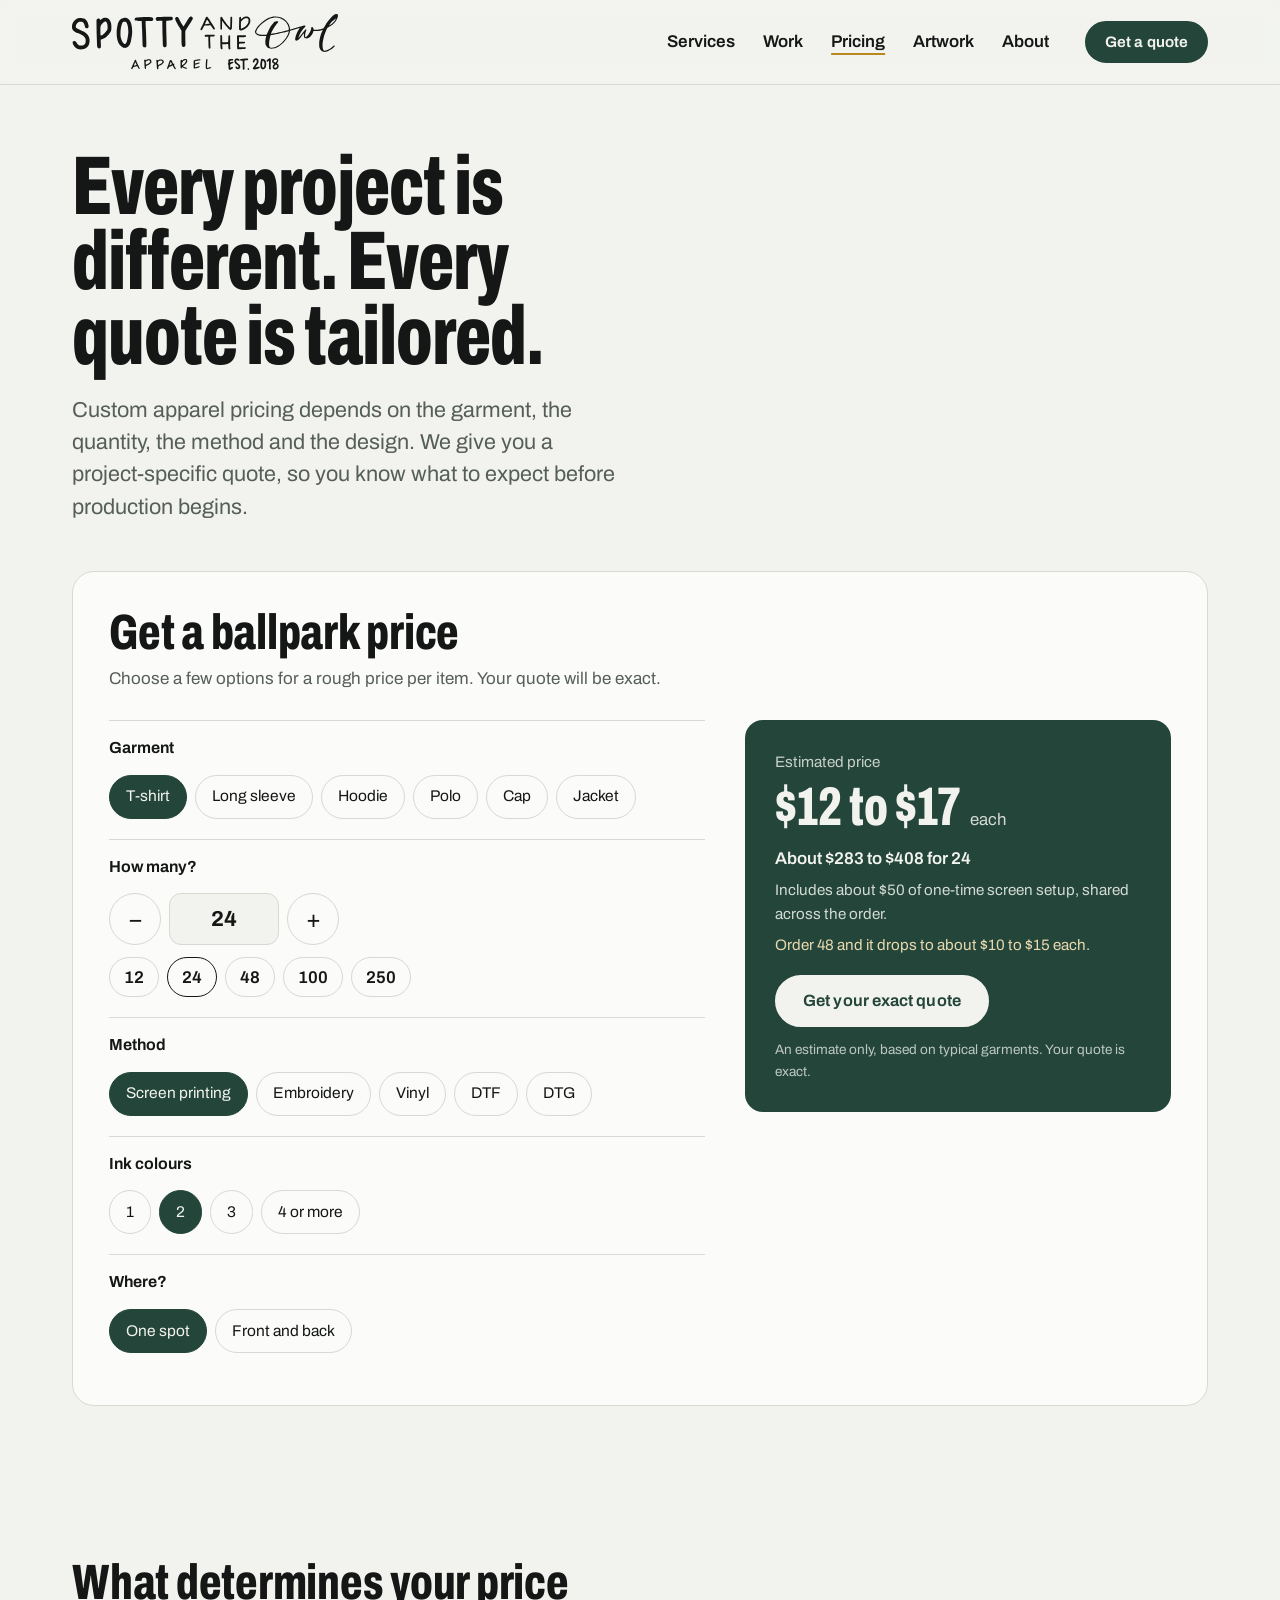
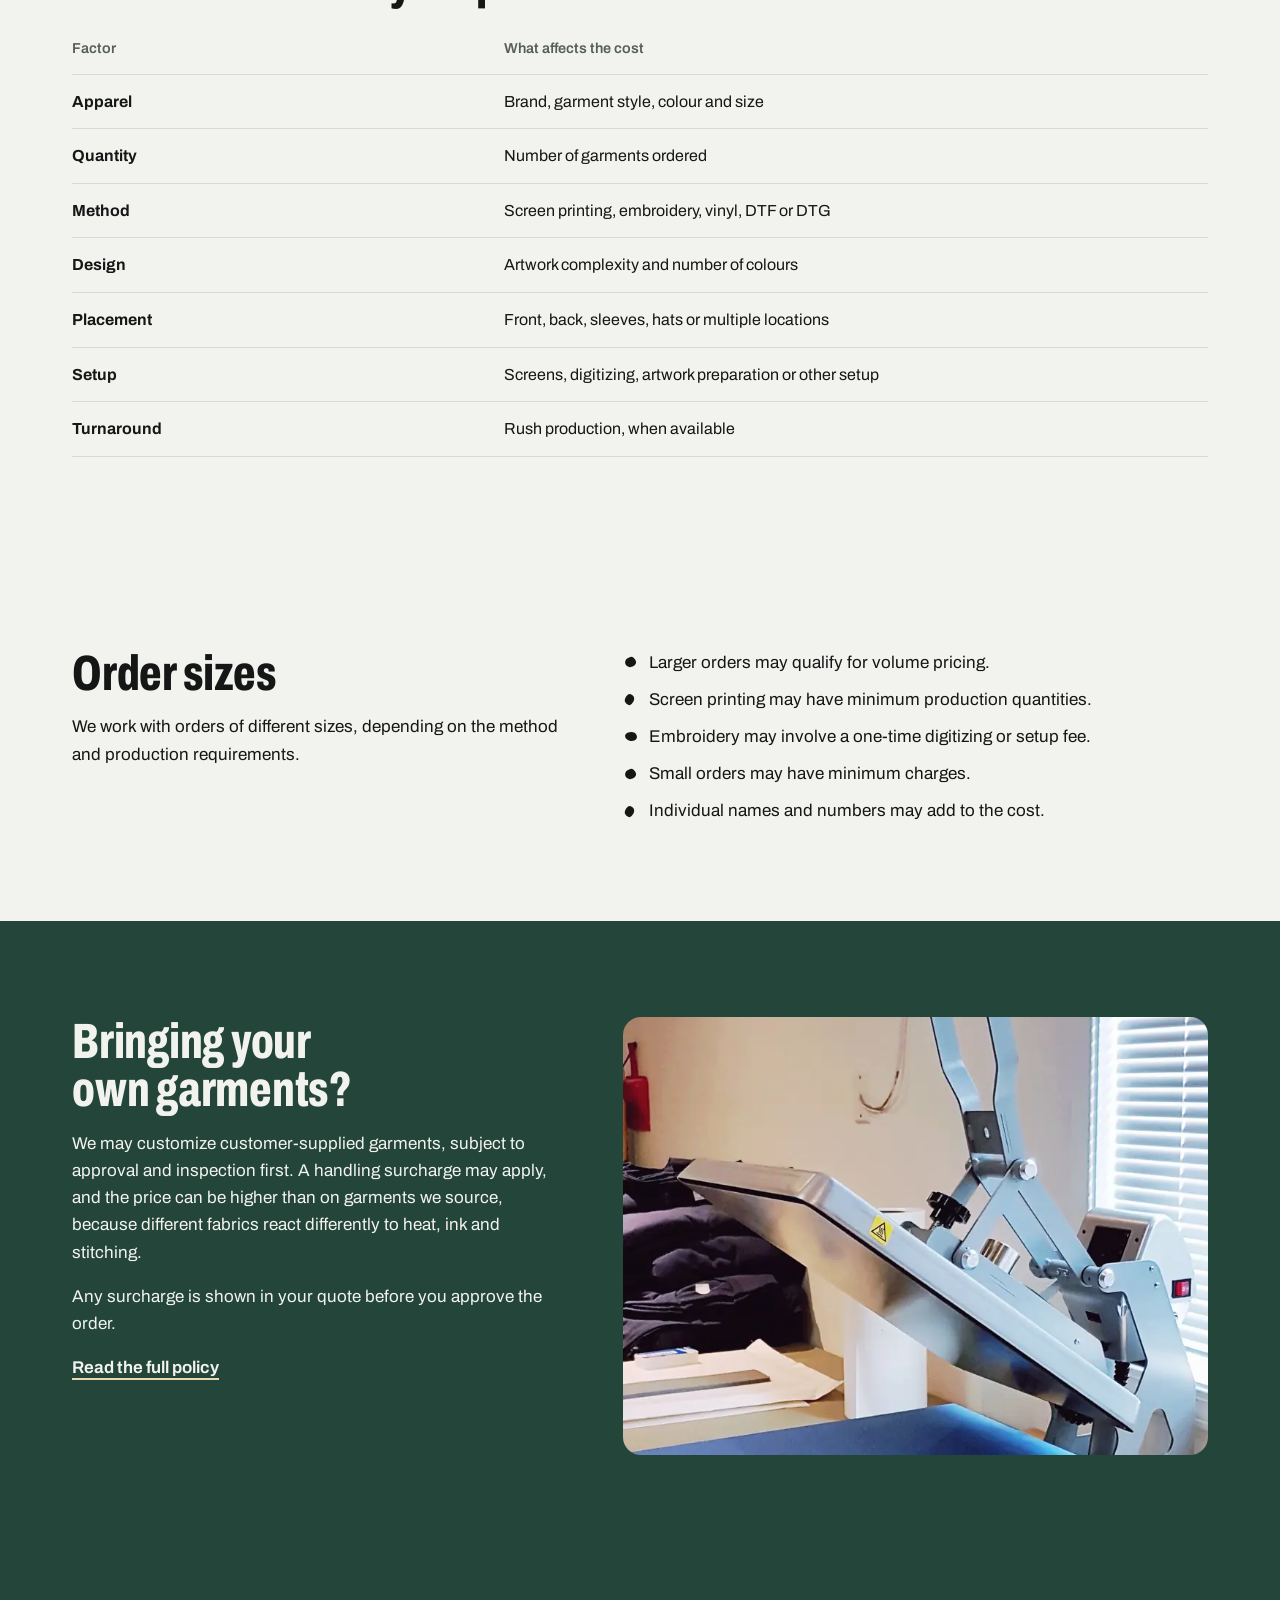
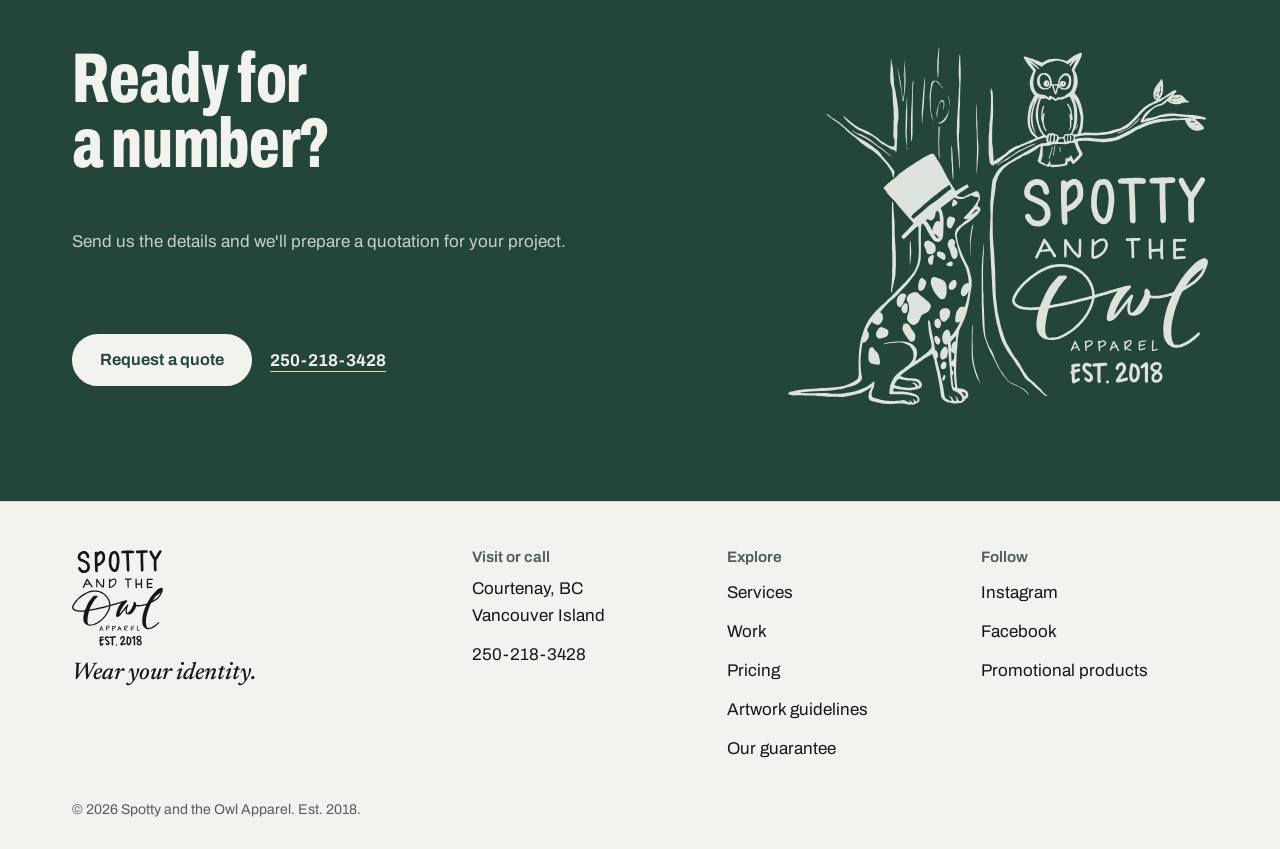
<file: pricing.html>
<!doctype html>
<html lang="en-CA">
  <head>
    <meta charset="utf-8" />
    <meta name="viewport" content="width=device-width, initial-scale=1, viewport-fit=cover" />
    <title>Pricing | Spotty and the Owl Apparel</title>
    <!-- Hidden for now: no other page links here, and search engines are asked not to list it.
         To bring it back, delete this comment and the robots line below, and restore the Pricing links. -->
    <meta name="robots" content="noindex" />
    <meta
      name="description"
      content="How custom apparel pricing works at Spotty and the Owl: garments, quantity, method, design, placement, setup and turnaround."
    />
    <!-- Share card: what Facebook, iMessage, Slack and others show when someone shares this page.
         These addresses must be absolute (start with https://). If the domain ever changes,
         replace https://spottyandtheowlapparel.com/ everywhere with the new address. -->
    <link rel="canonical" href="https://spottyandtheowlapparel.com/pricing.html" />
    <meta property="og:type" content="website" />
    <meta property="og:site_name" content="Spotty and the Owl Apparel" />
    <meta property="og:title" content="Pricing | Spotty and the Owl Apparel" />
    <meta
      property="og:description"
      content="How custom apparel pricing works at Spotty and the Owl: garments, quantity, method, design, placement, setup and turnaround."
    />
    <meta property="og:url" content="https://spottyandtheowlapparel.com/pricing.html" />
    <meta property="og:image" content="https://spottyandtheowlapparel.com/assets/share-card.jpg?v=6" />
    <meta property="og:image:width" content="1200" />
    <meta property="og:image:height" content="630" />
    <meta
      property="og:image:alt"
      content="Spotty and the Owl: Make something worth wearing. Custom apparel in Courtenay, BC. Spools of brightly coloured embroidery thread, framed in an embroidery hoop."
    />
    <meta name="twitter:card" content="summary_large_image" />
    <!-- Browser tab and home-screen icons (Dan's owl). favicon.ico is the old format some browsers and
         search engines still ask for; the SVG is sharp at any size; the PNGs are for phones. -->
    <link rel="icon" href="favicon.ico" sizes="32x32" />
    <link rel="icon" href="assets/icons/favicon.svg" type="image/svg+xml" />
    <link rel="apple-touch-icon" href="assets/icons/apple-touch-icon.png" />
    <link rel="manifest" href="site.webmanifest" />
    <meta name="theme-color" content="#F2F3EF" media="(prefers-color-scheme: light)" />
    <meta name="theme-color" content="#101916" media="(prefers-color-scheme: dark)" />
    <link rel="preload" href="assets/fonts/archivo.woff2" as="font" type="font/woff2" crossorigin />
    <link rel="stylesheet" href="css/style.css" />
    <script src="js/config.js" defer></script>
    <script src="js/main.js" defer></script>
    <script src="js/estimator.js" defer></script>
  </head>
  <body data-page="pricing">
    <a class="skip" href="#main">Skip to content</a>

    <!-- Top bar: logo, and on wide screens the full navigation -->
    <header class="topbar">
      <div class="wrap topbar-in">
        <a class="brand" href="index.html" aria-label="Spotty and the Owl Apparel, home">
          <span class="brand-mark logo logo-lockup"></span>
        </a>
        <nav class="topnav" aria-label="Main">
          <a href="services.html">Services</a>
          <a href="work.html">Work</a>
          <a href="pricing.html" aria-current="page">Pricing</a>
          <a href="artwork.html">Artwork</a>
          <a href="about.html">About</a>
        </nav>
        <a class="btn btn-sm topbar-cta" href="quote.html">Get a quote</a>
      </div>
    </header>

    <main id="main" tabindex="-1">
      <section class="wrap page-head">
        <h1 class="display">Every project is different. Every quote is tailored.</h1>
        <p class="lede">
          Custom apparel pricing depends on the garment, the quantity, the method and the design. We give you a
          project-specific quote, so you know what to expect before production begins.
        </p>
      </section>

      <section class="wrap est-wrap" id="estimate" aria-labelledby="est-h">
        <div class="est">
          <div class="est-head">
            <h2 id="est-h">Get a ballpark price</h2>
            <p>Choose a few options for a rough price per item. Your quote will be exact.</p>
          </div>

          <!-- Phones: a slim price strip that stays in view while choosing options -->
          <div class="est-live" aria-hidden="true">
            <span>Estimate</span><strong id="est-live">$12 to $17</strong><span>each</span>
          </div>
          <form class="est-form" id="est-form">
            <fieldset>
              <legend>Garment</legend>
              <div class="checks">
                <label class="check"><input type="radio" name="g" value="tee" checked /><span>T-shirt</span></label>
                <label class="check"><input type="radio" name="g" value="long" /><span>Long sleeve</span></label>
                <label class="check"><input type="radio" name="g" value="hoodie" /><span>Hoodie</span></label>
                <label class="check"><input type="radio" name="g" value="polo" /><span>Polo</span></label>
                <label class="check"><input type="radio" name="g" value="cap" /><span>Cap</span></label>
                <label class="check"><input type="radio" name="g" value="jacket" /><span>Jacket</span></label>
              </div>
            </fieldset>

            <fieldset>
              <legend>How many?</legend>
              <div class="est-qty">
                <button type="button" class="est-step" data-step="-1" aria-label="Fewer">&minus;</button>
                <input id="est-q" name="q" type="number" inputmode="numeric" min="1" value="24" aria-label="Quantity" />
                <button type="button" class="est-step" data-step="1" aria-label="More">+</button>
              </div>
              <div class="checks est-presets">
                <button type="button" data-q="12">12</button><button type="button" data-q="24">24</button>
                <button type="button" data-q="48">48</button><button type="button" data-q="100">100</button
                ><button type="button" data-q="250">250</button>
              </div>
            </fieldset>

            <fieldset>
              <legend>Method</legend>
              <div class="checks">
                <label class="check"
                  ><input type="radio" name="m" value="screen" checked /><span>Screen printing</span></label
                >
                <label class="check"><input type="radio" name="m" value="emb" /><span>Embroidery</span></label>
                <label class="check"><input type="radio" name="m" value="vinyl" /><span>Vinyl</span></label>
                <label class="check"><input type="radio" name="m" value="dtf" /><span>DTF</span></label>
                <label class="check"><input type="radio" name="m" value="dtg" /><span>DTG</span></label>
              </div>
              <p class="est-why" id="est-why" hidden></p>
            </fieldset>

            <fieldset>
              <legend id="est-d-legend">Ink colours</legend>
              <div class="checks" id="est-colours">
                <label class="check"><input type="radio" name="c" value="1" /><span>1</span></label>
                <label class="check"><input type="radio" name="c" value="2" checked /><span>2</span></label>
                <label class="check"><input type="radio" name="c" value="3" /><span>3</span></label>
                <label class="check"><input type="radio" name="c" value="4" /><span>4 or more</span></label>
              </div>
              <div class="checks" id="est-size" hidden>
                <label class="check"
                  ><input type="radio" name="s" value="small" checked /><span
                    >Small, like a left chest or cap front</span
                  ></label
                >
                <label class="check"
                  ><input type="radio" name="s" value="large" /><span>Large, like a full front or back</span></label
                >
              </div>
            </fieldset>

            <fieldset>
              <legend>Where?</legend>
              <div class="checks">
                <label class="check"><input type="radio" name="p" value="1" checked /><span>One spot</span></label>
                <label class="check"><input type="radio" name="p" value="2" /><span>Front and back</span></label>
              </div>
            </fieldset>
          </form>

          <aside class="est-result" aria-live="polite">
            <p class="est-label">Estimated price</p>
            <p class="est-each"><span id="est-each">$15 to $19</span><small>each</small></p>
            <p class="est-total" id="est-total">About $360 to $460 for 24</p>
            <p class="est-setup" id="est-setup">
              Includes about $50 of one-time screen setup, shared across the order.
            </p>
            <p class="est-nudge" id="est-nudge"></p>
            <a class="btn btn-light est-cta" id="est-cta" href="quote.html">Get your exact quote</a>
            <p class="est-fine">An estimate only, based on typical garments. Your quote is exact.</p>
          </aside>
        </div>
      </section>

      <section class="wrap block" aria-labelledby="factors-h">
        <div class="head"><h2 id="factors-h">What determines your price</h2></div>
        <table class="table">
          <thead>
            <tr>
              <th scope="col">Factor</th>
              <th scope="col">What affects the cost</th>
            </tr>
          </thead>
          <tbody>
            <tr>
              <th scope="row">Apparel</th>
              <td>Brand, garment style, colour and size</td>
            </tr>
            <tr>
              <th scope="row">Quantity</th>
              <td>Number of garments ordered</td>
            </tr>
            <tr>
              <th scope="row">Method</th>
              <td>Screen printing, embroidery, vinyl, DTF or DTG</td>
            </tr>
            <tr>
              <th scope="row">Design</th>
              <td>Artwork complexity and number of colours</td>
            </tr>
            <tr>
              <th scope="row">Placement</th>
              <td>Front, back, sleeves, hats or multiple locations</td>
            </tr>
            <tr>
              <th scope="row">Setup</th>
              <td>Screens, digitizing, artwork preparation or other setup</td>
            </tr>
            <tr>
              <th scope="row">Turnaround</th>
              <td>Rush production, when available</td>
            </tr>
          </tbody>
        </table>
      </section>

      <section class="wrap block split" aria-labelledby="qty-h">
        <div>
          <h2 id="qty-h">Order sizes</h2>
          <p>We work with orders of different sizes, depending on the method and production requirements.</p>
        </div>
        <ul class="spots">
          <li>Larger orders may qualify for volume pricing.</li>
          <li>Screen printing may have minimum production quantities.</li>
          <li>Embroidery may involve a one-time digitizing or setup fee.</li>
          <li>Small orders may have minimum charges.</li>
          <li>Individual names and numbers may add to the cost.</li>
        </ul>
      </section>

      <section class="band" aria-labelledby="own-h">
        <div class="wrap block split">
          <div>
            <h2 id="own-h">Bringing your own garments?</h2>
            <p>
              We may customize customer-supplied garments, subject to approval and inspection first. A handling
              surcharge may apply, and the price can be higher than on garments we source, because different fabrics
              react differently to heat, ink and stitching.
            </p>
            <p>Any surcharge is shown in your quote before you approve the order.</p>
            <a class="link" href="guarantee.html#supplied">Read the full policy</a>
          </div>
          <div class="band-img">
            <img
              class=""
              src="assets/img/heat-press-shop-800.webp"
              srcset="assets/img/heat-press-shop-800.webp 800w, assets/img/heat-press-shop-1600.webp 1600w"
              sizes="(min-width: 760px) 40vw, 100vw"
              alt="Our clamshell heat press in the shop, with folded black apparel beside it"
              loading="lazy"
              decoding="async"
            />
          </div>
        </div>
      </section>

      <section class="cta">
        <div class="wrap cta-in">
          <h2>Ready for a number?</h2>
          <p>Send us the details and we'll prepare a quotation for your project.</p>
          <div class="actions">
            <a class="btn btn-light" href="quote.html">Request a quote</a>
            <a class="cta-phone" href="tel:+12502183428">250-218-3428</a>
          </div>
          <span class="cta-logo logo logo-full" aria-hidden="true"></span>
        </div>
      </section>
    </main>

    <footer class="footer">
      <div class="wrap footer-in">
        <div class="footer-brand">
          <span class="footer-logo logo logo-wordmark"></span>
          <p class="say">Wear your identity.</p>
        </div>
        <div class="footer-cols">
          <div>
            <h2>Visit or call</h2>
            <p>Courtenay, BC<br />Vancouver Island</p>
            <p><a class="" href="tel:+12502183428">250-218-3428</a></p>
          </div>
          <div>
            <h2>Explore</h2>
            <ul>
              <li><a href="services.html">Services</a></li>
              <li><a href="work.html">Work</a></li>
              <li><a href="pricing.html">Pricing</a></li>
              <li><a href="artwork.html">Artwork guidelines</a></li>
              <li><a href="guarantee.html">Our guarantee</a></li>
            </ul>
          </div>
          <div>
            <h2>Follow</h2>
            <ul>
              <li>
                <a href="https://www.instagram.com/spottyandtheowl_apparel/" target="_blank" rel="noopener"
                  >Instagram</a
                >
              </li>
              <li><a href="https://www.facebook.com/spottyandtheowl" target="_blank" rel="noopener">Facebook</a></li>
              <li>
                <a href="https://www.spottyandtheowlpromotional.com/" target="_blank" rel="noopener"
                  >Promotional products</a
                >
              </li>
            </ul>
          </div>
        </div>
        <p class="footer-small">&copy; <span data-year>2026</span> Spotty and the Owl Apparel. Est. 2018.</p>
      </div>
    </footer>

    <!-- Bottom dock for phones: always within thumb reach -->
    <div class="dock">
      <button class="dock-menu" id="menu-open" type="button" aria-expanded="false" aria-controls="sheet">
        <span class="dock-bars" aria-hidden="true"><i></i><i></i></span>Menu
      </button>
      <a class="btn dock-cta" href="quote.html">Get a quote</a>
    </div>

    <!-- Phone menu sheet -->
    <div class="sheet" id="sheet" hidden>
      <div class="sheet-scrim" data-close></div>
      <nav class="sheet-panel" aria-label="Menu">
        <a href="index.html">Home</a>
        <a href="services.html">Services</a>
        <a href="work.html">Work</a>
        <a href="pricing.html" aria-current="page">Pricing</a>
        <a href="artwork.html">Artwork</a>
        <a href="about.html">About</a>
        <a href="guarantee.html">Our guarantee</a>
        <button class="sheet-close" type="button" data-close>Close menu</button>
      </nav>
    </div>
  </body>
</html>
</file>
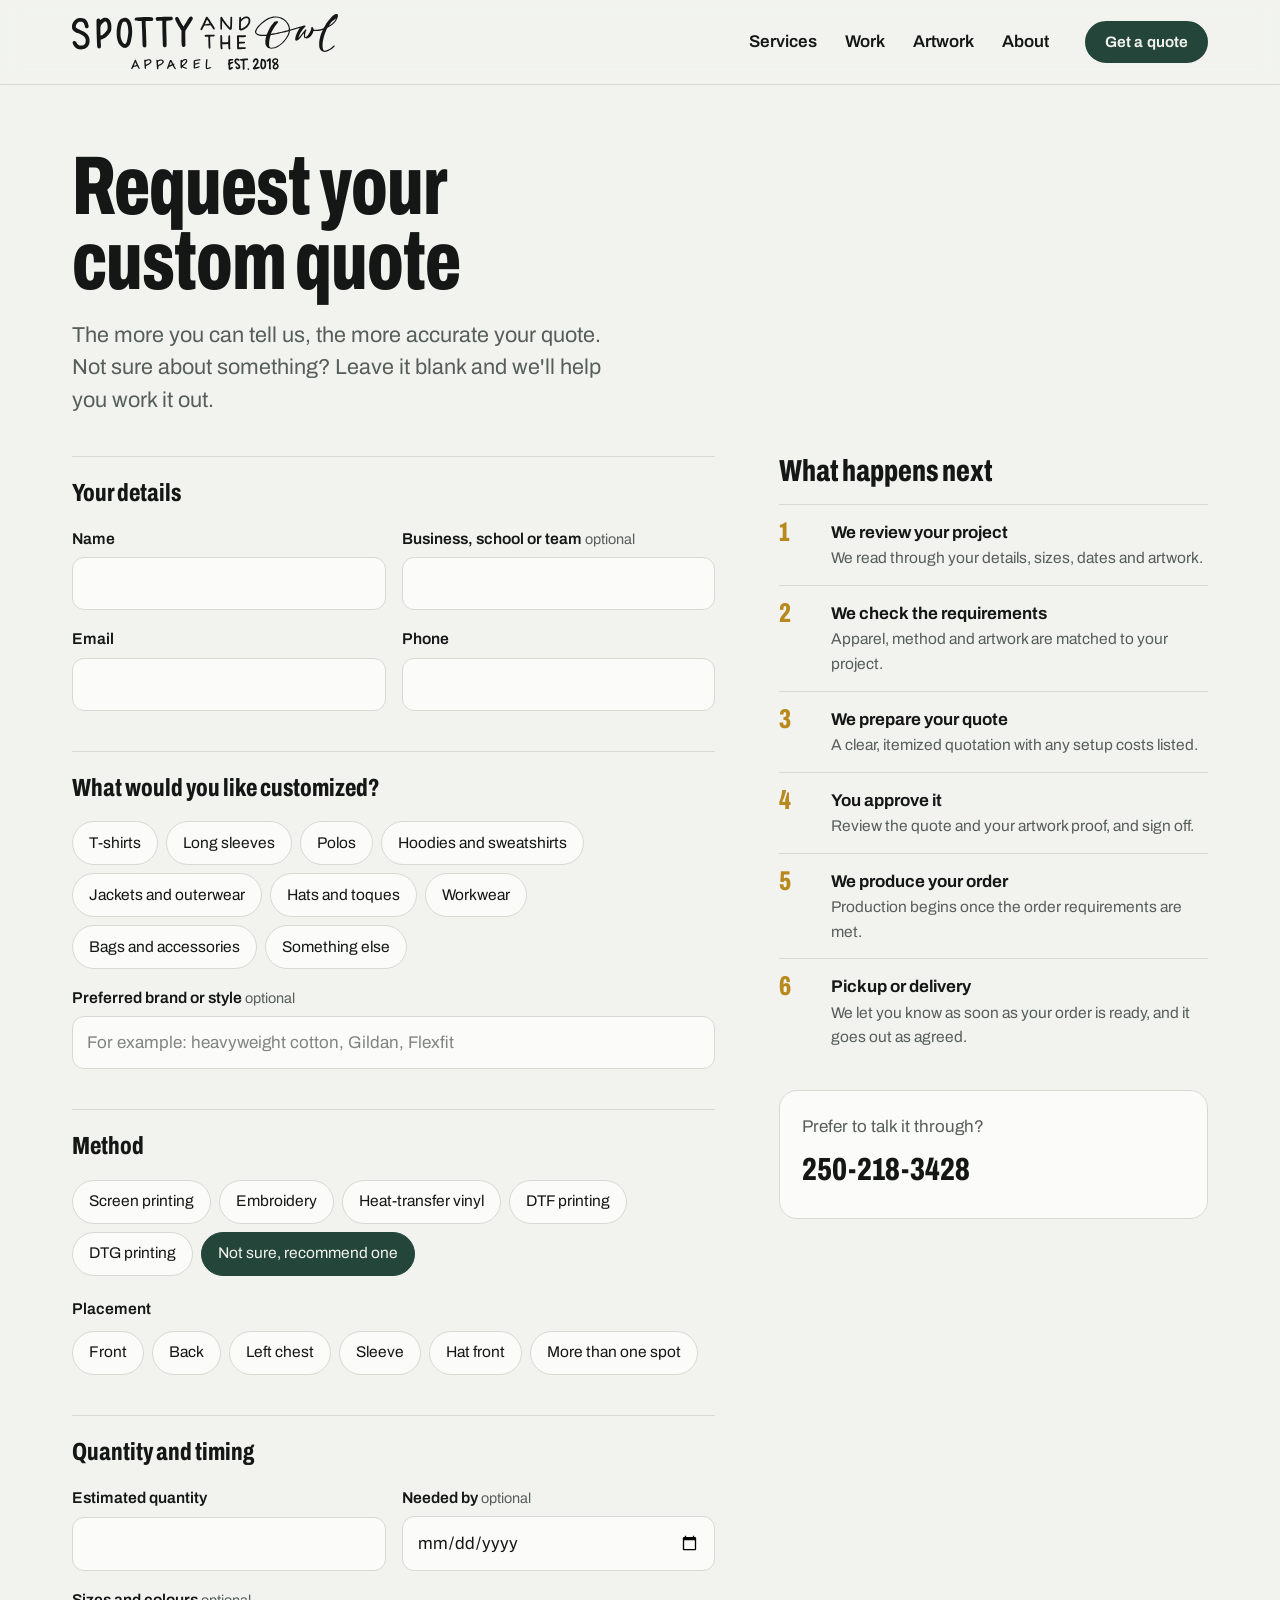
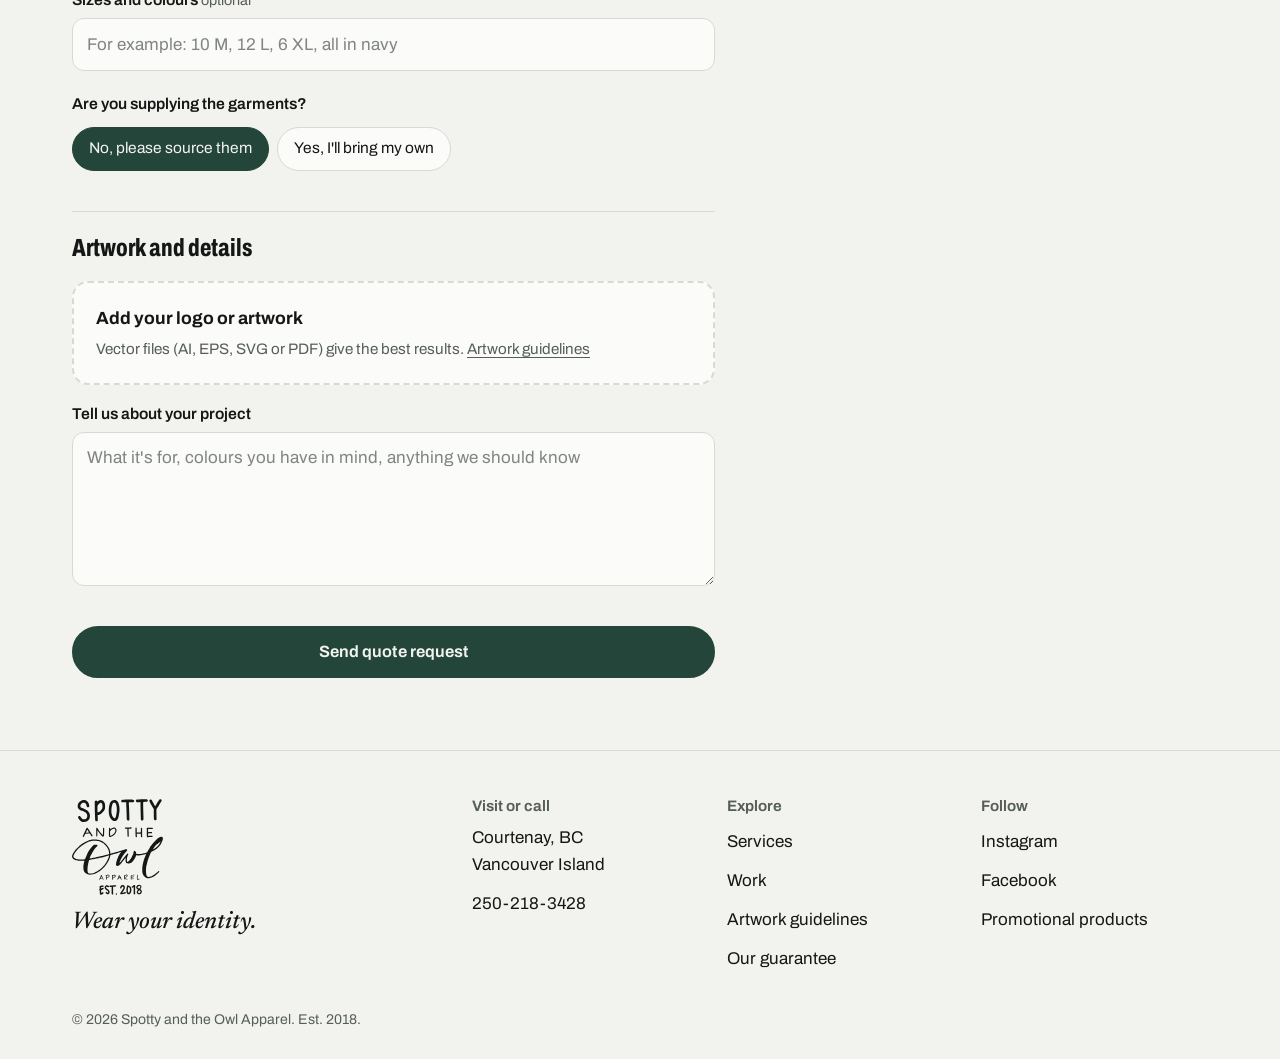
<file: quote.html>
<!doctype html>
<html lang="en-CA">
  <head>
    <meta charset="utf-8" />
    <meta name="viewport" content="width=device-width, initial-scale=1, viewport-fit=cover" />
    <title>Request a quote | Spotty and the Owl Apparel</title>
    <meta
      name="description"
      content="Request a custom apparel quote from Spotty and the Owl Apparel in Courtenay, BC. Tell us the garments, quantity, method and artwork."
    />
    <!-- Share card: what Facebook, iMessage, Slack and others show when someone shares this page.
         These addresses must be absolute (start with https://). If the domain ever changes,
         replace https://spottyandtheowlapparel.com/ everywhere with the new address. -->
    <link rel="canonical" href="https://spottyandtheowlapparel.com/quote.html" />
    <meta property="og:type" content="website" />
    <meta property="og:site_name" content="Spotty and the Owl Apparel" />
    <meta property="og:title" content="Request a quote | Spotty and the Owl Apparel" />
    <meta
      property="og:description"
      content="Request a custom apparel quote from Spotty and the Owl Apparel in Courtenay, BC. Tell us the garments, quantity, method and artwork."
    />
    <meta property="og:url" content="https://spottyandtheowlapparel.com/quote.html" />
    <meta property="og:image" content="https://spottyandtheowlapparel.com/assets/share-card.jpg?v=6" />
    <meta property="og:image:width" content="1200" />
    <meta property="og:image:height" content="630" />
    <meta
      property="og:image:alt"
      content="Spotty and the Owl: Make something worth wearing. Custom apparel in Courtenay, BC. Spools of brightly coloured embroidery thread, framed in an embroidery hoop."
    />
    <meta name="twitter:card" content="summary_large_image" />
    <!-- Browser tab and home-screen icons (Dan's owl). favicon.ico is the old format some browsers and
         search engines still ask for; the SVG is sharp at any size; the PNGs are for phones. -->
    <link rel="icon" href="favicon.ico" sizes="32x32" />
    <link rel="icon" href="assets/icons/favicon.svg" type="image/svg+xml" />
    <link rel="apple-touch-icon" href="assets/icons/apple-touch-icon.png" />
    <link rel="manifest" href="site.webmanifest" />
    <meta name="theme-color" content="#F2F3EF" media="(prefers-color-scheme: light)" />
    <meta name="theme-color" content="#101916" media="(prefers-color-scheme: dark)" />
    <link rel="preload" href="assets/fonts/archivo.woff2" as="font" type="font/woff2" crossorigin />
    <link rel="stylesheet" href="css/style.css" />
    <script src="js/config.js" defer></script>
    <script src="js/main.js" defer></script>
  </head>
  <body data-page="quote">
    <a class="skip" href="#main">Skip to content</a>

    <!-- Top bar: logo, and on wide screens the full navigation -->
    <header class="topbar">
      <div class="wrap topbar-in">
        <a class="brand" href="index.html" aria-label="Spotty and the Owl Apparel, home">
          <span class="brand-mark logo logo-lockup"></span>
        </a>
        <nav class="topnav" aria-label="Main">
          <a href="services.html">Services</a>
          <a href="work.html">Work</a>
          <a href="artwork.html">Artwork</a>
          <a href="about.html">About</a>
        </nav>
        <a class="btn btn-sm topbar-cta" href="quote.html">Get a quote</a>
      </div>
    </header>

    <main id="main" tabindex="-1">
      <section class="wrap page-head">
        <h1 class="display">Request your custom quote</h1>
        <p class="lede">
          The more you can tell us, the more accurate your quote. Not sure about something? Leave it blank and we'll
          help you work it out.
        </p>
      </section>

      <div class="wrap quote-layout">
        <form class="form" id="quote-form" novalidate>
          <fieldset>
            <legend>Your details</legend>
            <div class="grid2">
              <label class="field"
                ><span class="field-name">Name</span><input name="name" autocomplete="name" required
              /></label>
              <label class="field"
                ><span class="field-name">Business, school or team <span class="opt">optional</span></span
                ><input name="organization" autocomplete="organization"
              /></label>
              <label class="field"
                ><span class="field-name">Email</span><input name="email" type="email" autocomplete="email" required
              /></label>
              <label class="field"
                ><span class="field-name">Phone</span><input name="phone" type="tel" autocomplete="tel" required
              /></label>
            </div>
          </fieldset>

          <fieldset>
            <legend>What would you like customized?</legend>
            <div class="checks">
              <label class="check"><input type="checkbox" name="apparel" value="T-shirts" /><span>T-shirts</span></label
              ><label class="check"
                ><input type="checkbox" name="apparel" value="Long sleeves" /><span>Long sleeves</span></label
              ><label class="check"><input type="checkbox" name="apparel" value="Polos" /><span>Polos</span></label
              ><label class="check"
                ><input type="checkbox" name="apparel" value="Hoodies and sweatshirts" /><span
                  >Hoodies and sweatshirts</span
                ></label
              ><label class="check"
                ><input type="checkbox" name="apparel" value="Jackets and outerwear" /><span
                  >Jackets and outerwear</span
                ></label
              ><label class="check"
                ><input type="checkbox" name="apparel" value="Hats and toques" /><span>Hats and toques</span></label
              ><label class="check"
                ><input type="checkbox" name="apparel" value="Workwear" /><span>Workwear</span></label
              ><label class="check"
                ><input type="checkbox" name="apparel" value="Bags and accessories" /><span
                  >Bags and accessories</span
                ></label
              ><label class="check"
                ><input type="checkbox" name="apparel" value="Something else" /><span>Something else</span></label
              >
            </div>
            <label class="field"
              ><span class="field-name">Preferred brand or style <span class="opt">optional</span></span
              ><input name="brand" placeholder="For example: heavyweight cotton, Gildan, Flexfit"
            /></label>
          </fieldset>

          <fieldset>
            <legend>Method</legend>
            <div class="checks">
              <label class="check"
                ><input type="radio" name="method" value="Screen printing" /><span>Screen printing</span></label
              ><label class="check"
                ><input type="radio" name="method" value="Embroidery" /><span>Embroidery</span></label
              ><label class="check"
                ><input type="radio" name="method" value="Heat-transfer vinyl" /><span>Heat-transfer vinyl</span></label
              ><label class="check"
                ><input type="radio" name="method" value="DTF printing" /><span>DTF printing</span></label
              ><label class="check"
                ><input type="radio" name="method" value="DTG printing" /><span>DTG printing</span></label
              ><label class="check"
                ><input type="radio" name="method" value="Not sure, recommend one" checked /><span
                  >Not sure, recommend one</span
                ></label
              >
            </div>
            <p class="field-label">Placement</p>
            <div class="checks">
              <label class="check"><input type="checkbox" name="placement" value="Front" /><span>Front</span></label
              ><label class="check"><input type="checkbox" name="placement" value="Back" /><span>Back</span></label
              ><label class="check"
                ><input type="checkbox" name="placement" value="Left chest" /><span>Left chest</span></label
              ><label class="check"><input type="checkbox" name="placement" value="Sleeve" /><span>Sleeve</span></label
              ><label class="check"
                ><input type="checkbox" name="placement" value="Hat front" /><span>Hat front</span></label
              ><label class="check"
                ><input type="checkbox" name="placement" value="More than one spot" /><span
                  >More than one spot</span
                ></label
              >
            </div>
          </fieldset>

          <fieldset>
            <legend>Quantity and timing</legend>
            <div class="grid2">
              <label class="field"
                ><span class="field-name">Estimated quantity</span
                ><input name="quantity" type="number" min="1" inputmode="numeric" required
              /></label>
              <label class="field"
                ><span class="field-name">Needed by <span class="opt">optional</span></span
                ><input name="date" type="date"
              /></label>
            </div>
            <label class="field"
              ><span class="field-name">Sizes and colours <span class="opt">optional</span></span
              ><input name="sizes" placeholder="For example: 10 M, 12 L, 6 XL, all in navy"
            /></label>
            <p class="field-label">Are you supplying the garments?</p>
            <div class="checks">
              <label class="check"
                ><input type="radio" name="supplied" value="No, please source them" checked /><span
                  >No, please source them</span
                ></label
              >
              <label class="check"
                ><input type="radio" name="supplied" value="Yes, I'll bring my own" /><span
                  >Yes, I'll bring my own</span
                ></label
              >
            </div>
          </fieldset>

          <fieldset>
            <legend>Artwork and details</legend>
            <label class="drop" id="drop">
              <input
                type="file"
                name="artwork"
                id="artwork"
                multiple
                accept=".ai,.eps,.svg,.pdf,.png,.psd,.tif,.tiff,.jpg,.jpeg"
              />
              <span class="drop-main">Add your logo or artwork</span>
              <span class="drop-sub"
                >Vector files (AI, EPS, SVG or PDF) give the best results.
                <a href="artwork.html">Artwork guidelines</a></span
              >
              <span class="drop-files" id="drop-files" aria-live="polite"></span>
            </label>
            <label class="field"
              ><span class="field-name">Tell us about your project</span
              ><textarea
                name="details"
                rows="5"
                placeholder="What it's for, colours you have in mind, anything we should know"
              ></textarea>
            </label>
          </fieldset>

          <p class="form-error" id="form-error" role="alert" hidden></p>
          <button class="btn btn-wide" type="submit">Send quote request</button>
        </form>
        <div class="sent" id="sent" tabindex="-1" hidden>
          <h2>Thanks, <span data-first></span>. Your quote request is in.</h2>
          <p>We'll review your project and get back to you by email or phone with your quote.</p>
          <p class="note" data-preview>Preview only: this form isn't connected to an inbox yet, so nothing was sent.</p>
          <a class="btn btn-quiet" href="work.html">Browse our work</a>
        </div>

        <aside class="aside">
          <h2>What happens next</h2>
          <ol class="steps">
            <li>
              <strong>We review your project</strong
              ><span>We read through your details, sizes, dates and artwork.</span>
            </li>
            <li>
              <strong>We check the requirements</strong
              ><span>Apparel, method and artwork are matched to your project.</span>
            </li>
            <li>
              <strong>We prepare your quote</strong
              ><span>A clear, itemized quotation with any setup costs listed.</span>
            </li>
            <li><strong>You approve it</strong><span>Review the quote and your artwork proof, and sign off.</span></li>
            <li>
              <strong>We produce your order</strong><span>Production begins once the order requirements are met.</span>
            </li>
            <li>
              <strong>Pickup or delivery</strong
              ><span>We let you know as soon as your order is ready, and it goes out as agreed.</span>
            </li>
          </ol>
          <div class="aside-call">
            <p>Prefer to talk it through?</p>
            <a class="big-phone" href="tel:+12502183428">250-218-3428</a>
          </div>
        </aside>
      </div>
    </main>

    <footer class="footer">
      <div class="wrap footer-in">
        <div class="footer-brand">
          <span class="footer-logo logo logo-wordmark"></span>
          <p class="say">Wear your identity.</p>
        </div>
        <div class="footer-cols">
          <div>
            <h2>Visit or call</h2>
            <p>Courtenay, BC<br />Vancouver Island</p>
            <p><a class="" href="tel:+12502183428">250-218-3428</a></p>
          </div>
          <div>
            <h2>Explore</h2>
            <ul>
              <li><a href="services.html">Services</a></li>
              <li><a href="work.html">Work</a></li>
              <li><a href="artwork.html">Artwork guidelines</a></li>
              <li><a href="guarantee.html">Our guarantee</a></li>
            </ul>
          </div>
          <div>
            <h2>Follow</h2>
            <ul>
              <li>
                <a href="https://www.instagram.com/spottyandtheowl_apparel/" target="_blank" rel="noopener"
                  >Instagram</a
                >
              </li>
              <li><a href="https://www.facebook.com/spottyandtheowl" target="_blank" rel="noopener">Facebook</a></li>
              <li>
                <a href="https://www.spottyandtheowlpromotional.com/" target="_blank" rel="noopener"
                  >Promotional products</a
                >
              </li>
            </ul>
          </div>
        </div>
        <p class="footer-small">&copy; <span data-year>2026</span> Spotty and the Owl Apparel. Est. 2018.</p>
      </div>
    </footer>

    <!-- Bottom dock for phones: always within thumb reach -->
    <div class="dock">
      <button class="dock-menu" id="menu-open" type="button" aria-expanded="false" aria-controls="sheet">
        <span class="dock-bars" aria-hidden="true"><i></i><i></i></span>Menu
      </button>
      <a class="btn dock-cta" href="quote.html">Get a quote</a>
    </div>

    <!-- Phone menu sheet -->
    <div class="sheet" id="sheet" hidden>
      <div class="sheet-scrim" data-close></div>
      <nav class="sheet-panel" aria-label="Menu">
        <a href="index.html">Home</a>
        <a href="services.html">Services</a>
        <a href="work.html">Work</a>
        <a href="artwork.html">Artwork</a>
        <a href="about.html">About</a>
        <a href="guarantee.html">Our guarantee</a>
        <button class="sheet-close" type="button" data-close>Close menu</button>
      </nav>
    </div>
  </body>
</html>
</file>
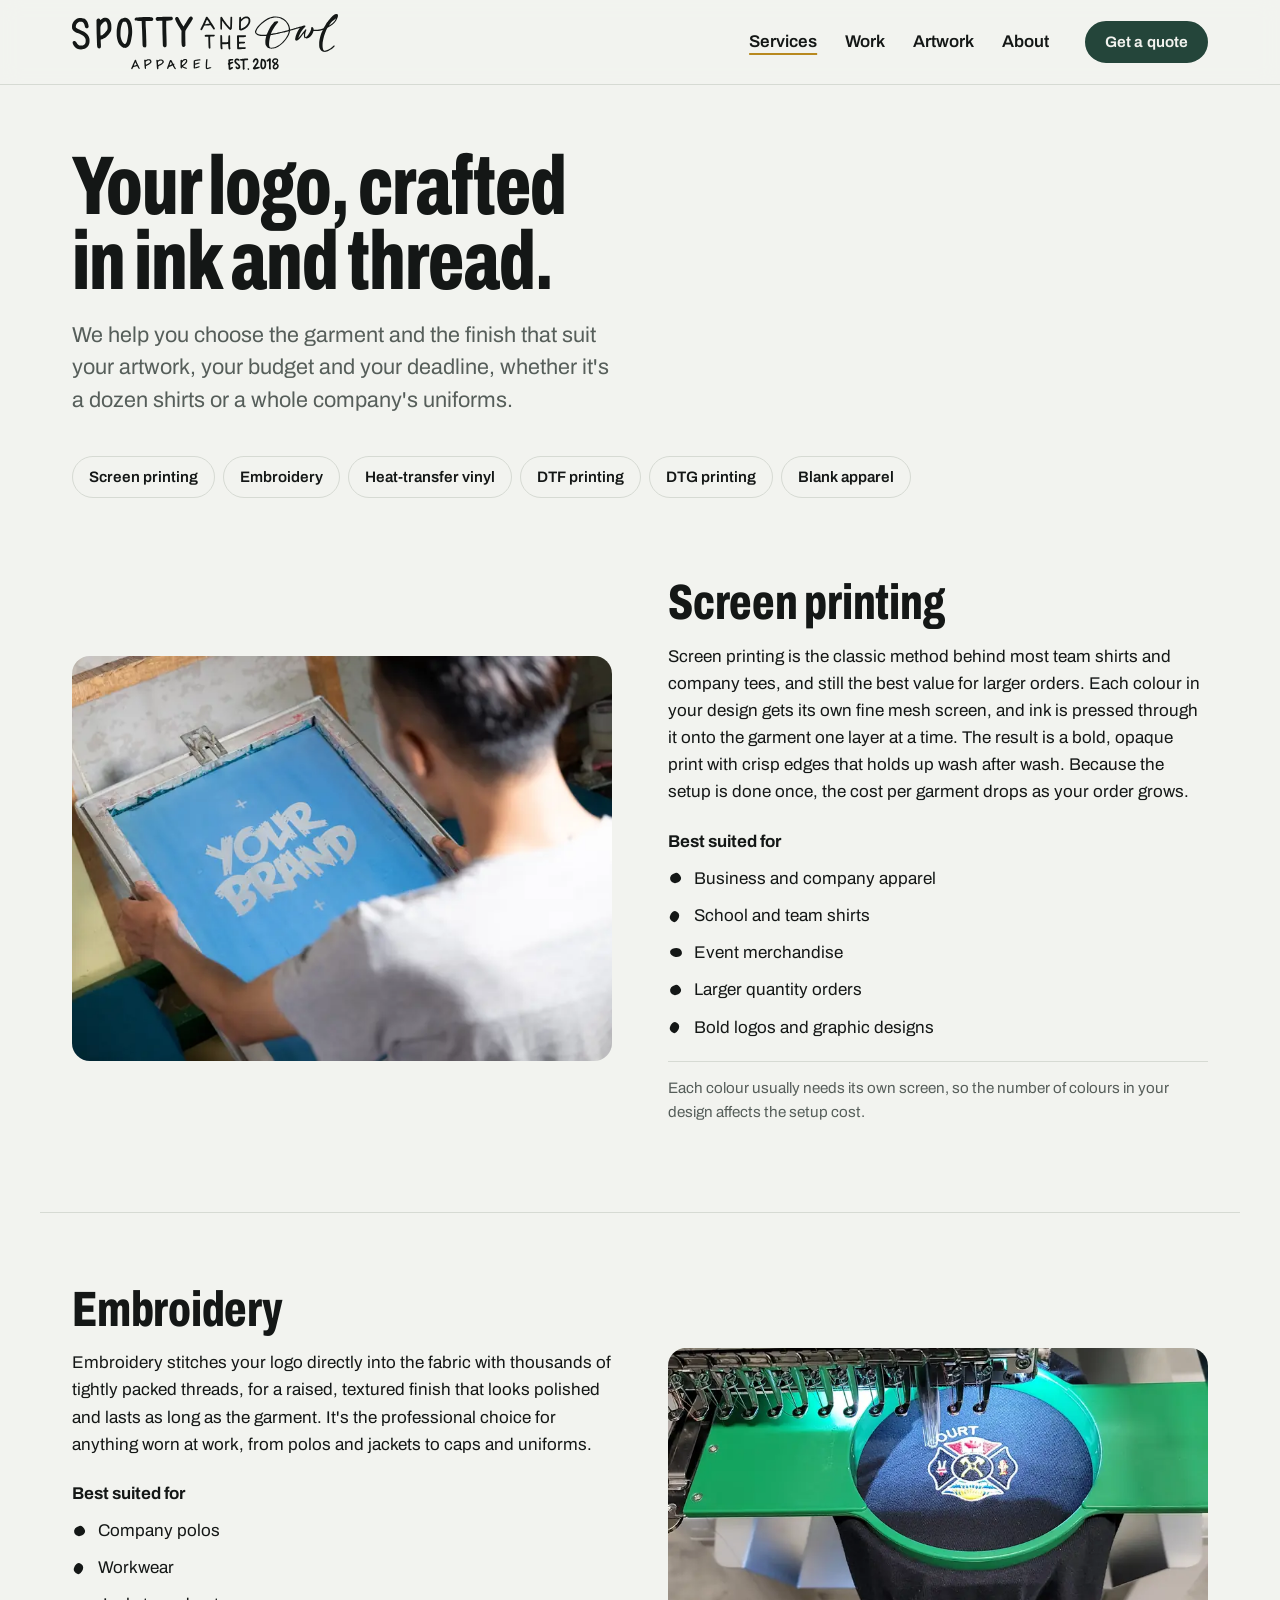
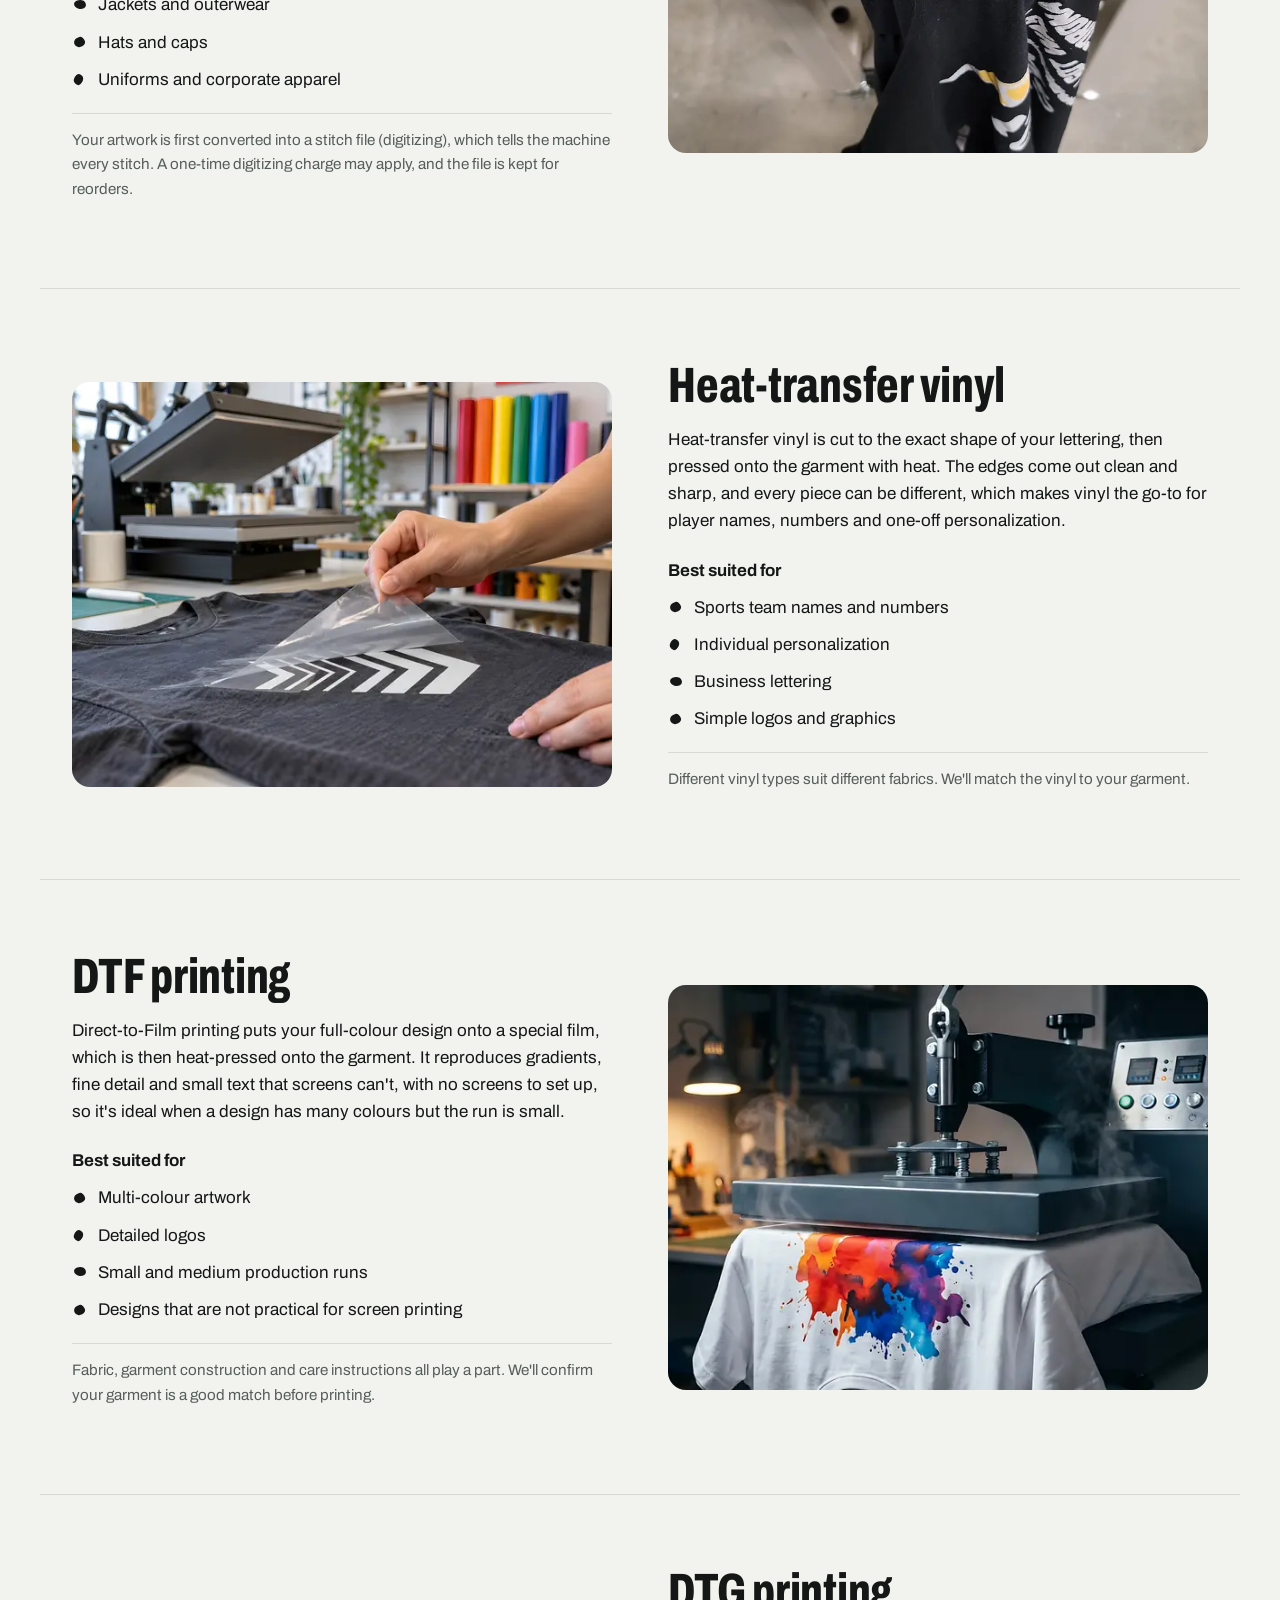
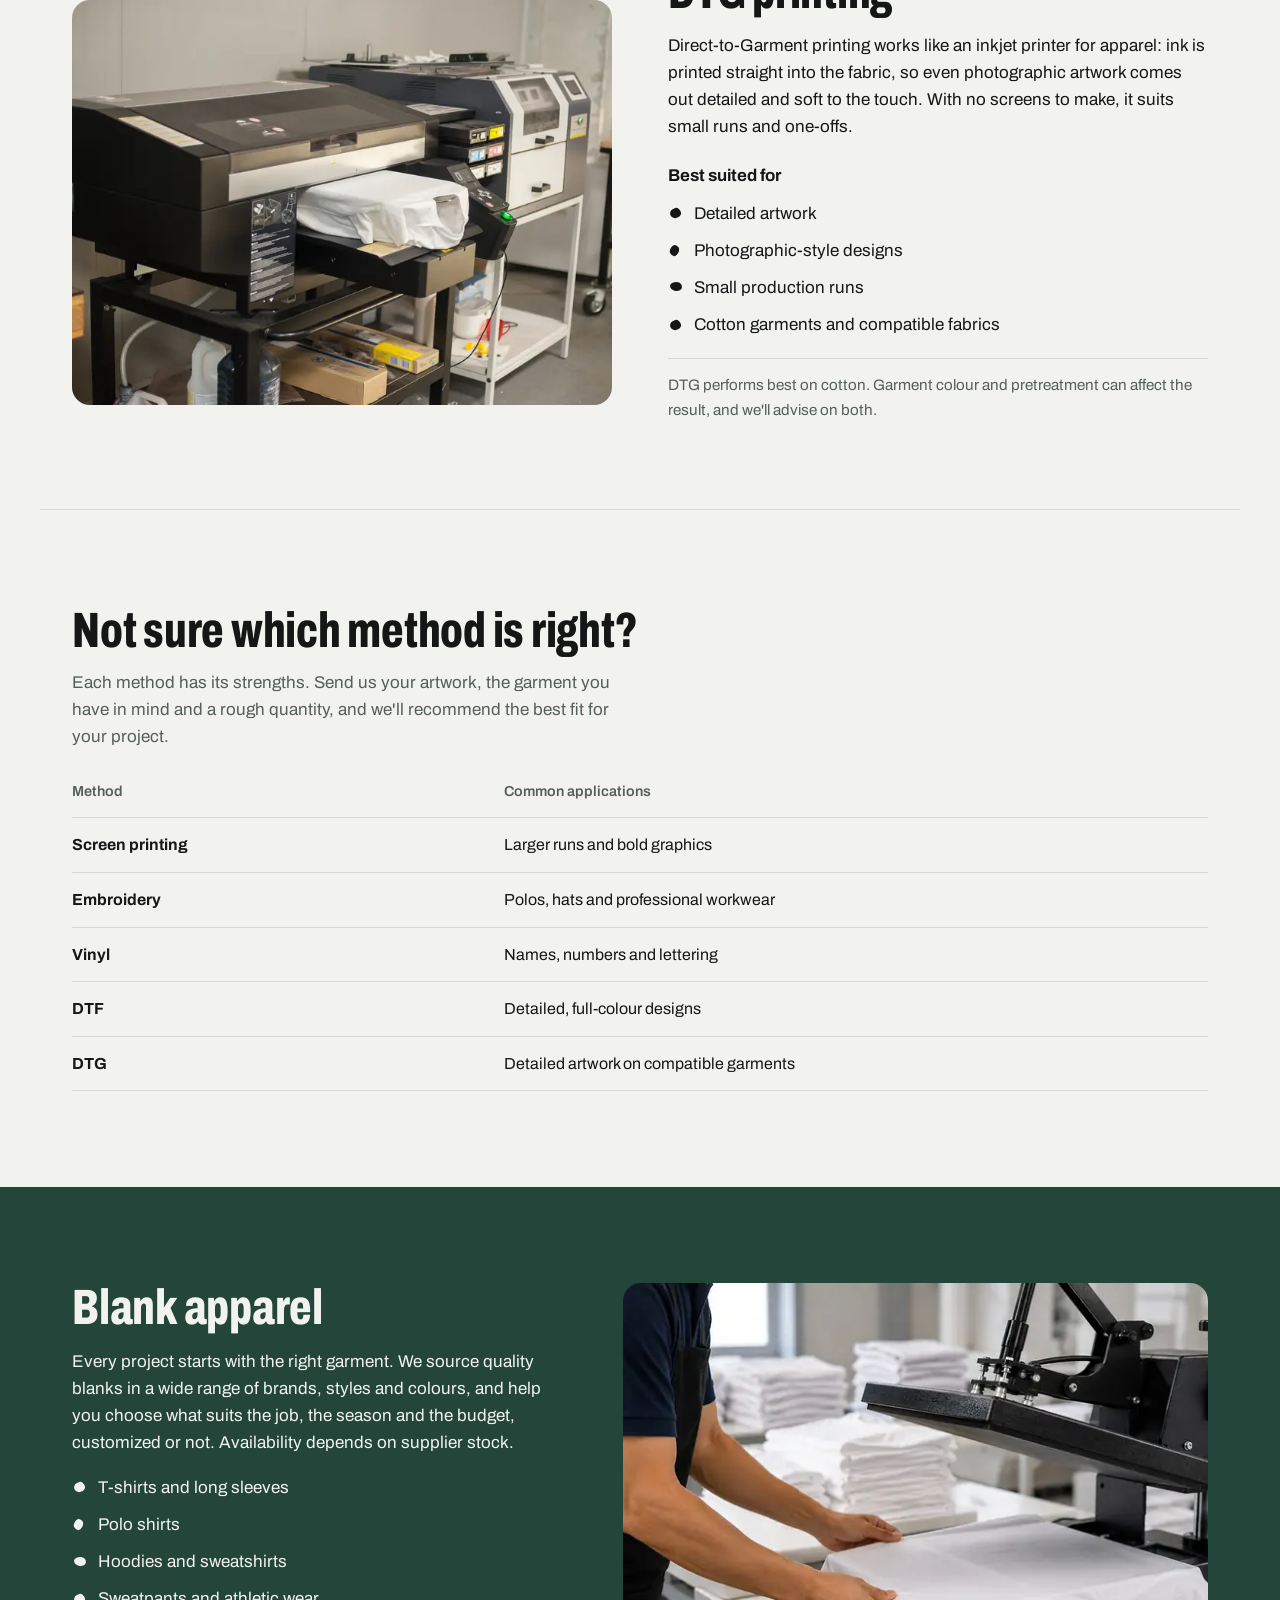
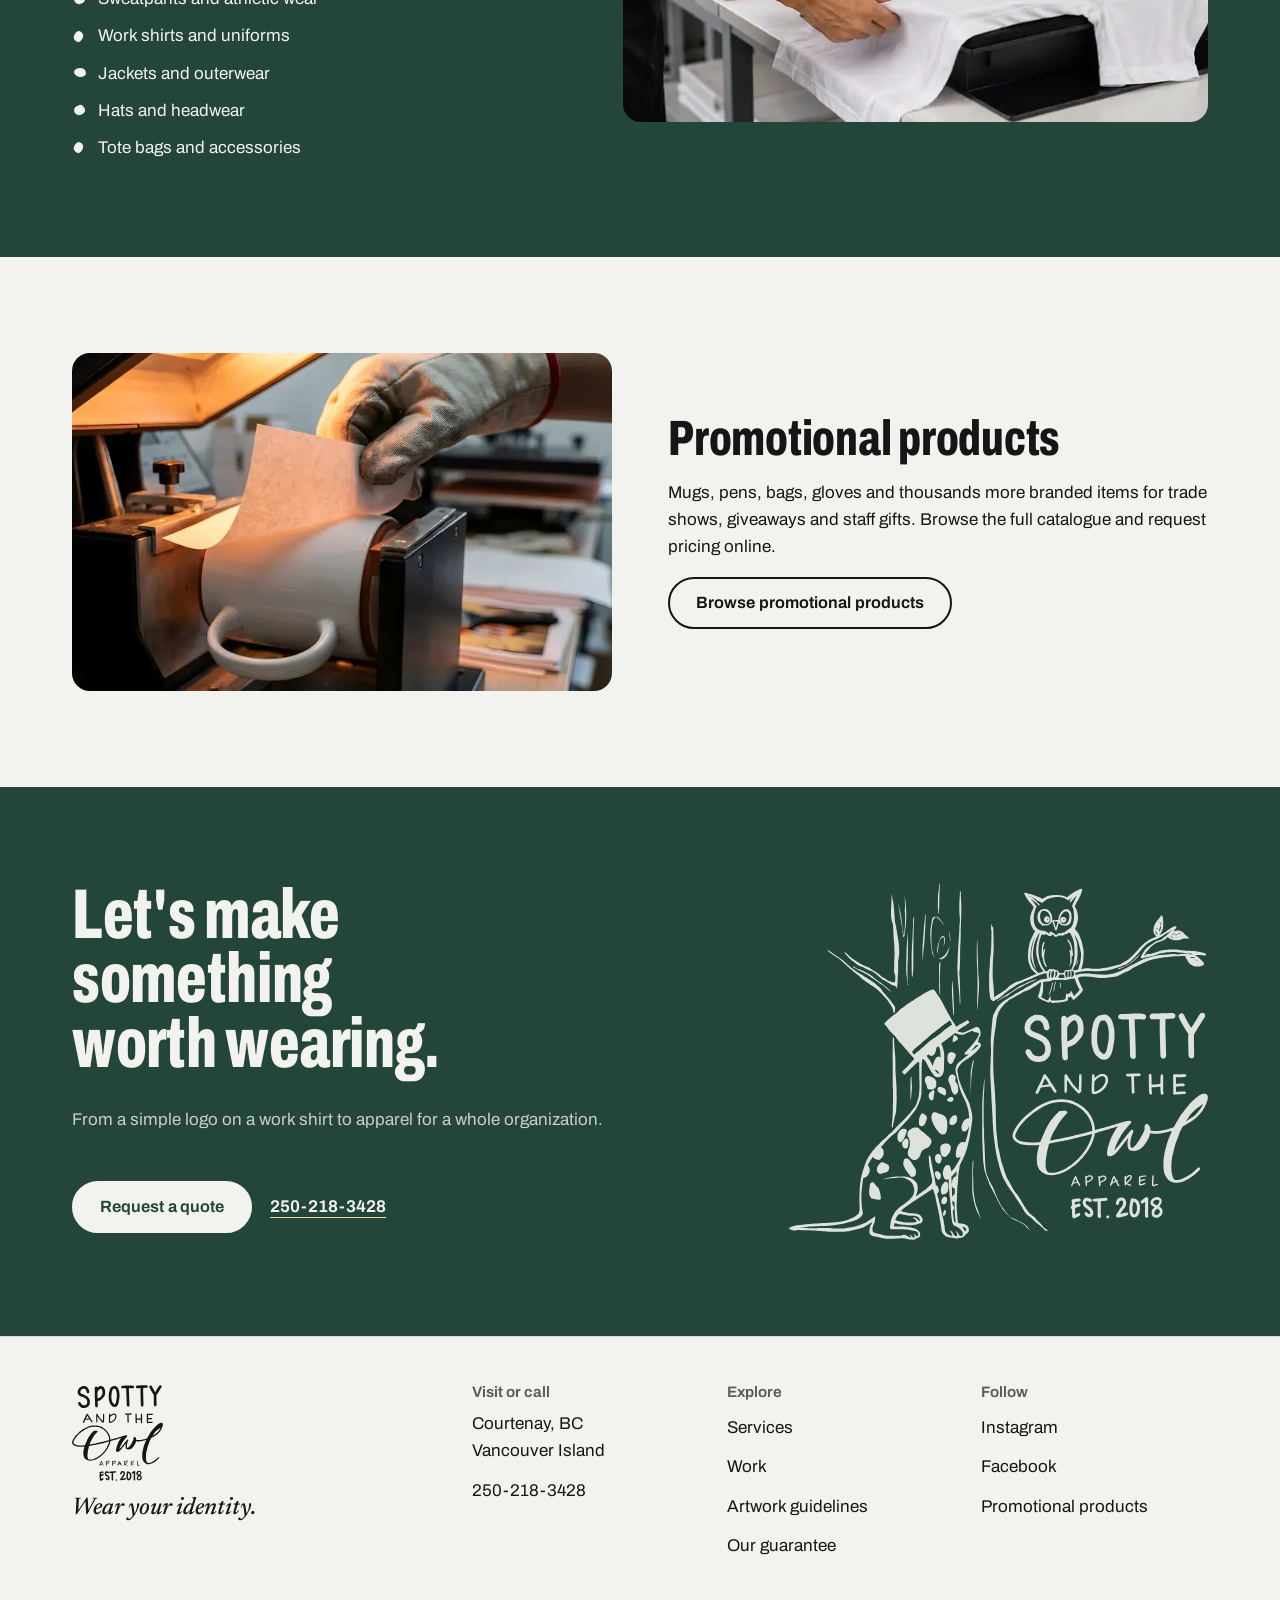
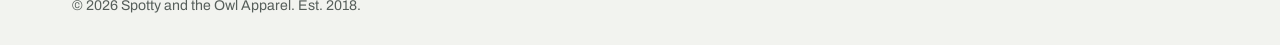
<file: services.html>
<!doctype html>
<html lang="en-CA">
  <head>
    <meta charset="utf-8" />
    <meta name="viewport" content="width=device-width, initial-scale=1, viewport-fit=cover" />
    <title>Services | Spotty and the Owl Apparel</title>
    <meta
      name="description"
      content="Screen printing, embroidery, heat-transfer vinyl, DTF and DTG printing, blank apparel sourcing and promotional products in Courtenay, BC."
    />
    <!-- Share card: what Facebook, iMessage, Slack and others show when someone shares this page.
         These addresses must be absolute (start with https://). If the domain ever changes,
         replace https://spottyandtheowlapparel.com/ everywhere with the new address. -->
    <link rel="canonical" href="https://spottyandtheowlapparel.com/services.html" />
    <meta property="og:type" content="website" />
    <meta property="og:site_name" content="Spotty and the Owl Apparel" />
    <meta property="og:title" content="Services | Spotty and the Owl Apparel" />
    <meta
      property="og:description"
      content="Screen printing, embroidery, heat-transfer vinyl, DTF and DTG printing, blank apparel sourcing and promotional products in Courtenay, BC."
    />
    <meta property="og:url" content="https://spottyandtheowlapparel.com/services.html" />
    <meta property="og:image" content="https://spottyandtheowlapparel.com/assets/share-card.jpg?v=6" />
    <meta property="og:image:width" content="1200" />
    <meta property="og:image:height" content="630" />
    <meta
      property="og:image:alt"
      content="Spotty and the Owl: Make something worth wearing. Custom apparel in Courtenay, BC. Spools of brightly coloured embroidery thread, framed in an embroidery hoop."
    />
    <meta name="twitter:card" content="summary_large_image" />
    <!-- Browser tab and home-screen icons (Dan's owl). favicon.ico is the old format some browsers and
         search engines still ask for; the SVG is sharp at any size; the PNGs are for phones. -->
    <link rel="icon" href="favicon.ico" sizes="32x32" />
    <link rel="icon" href="assets/icons/favicon.svg" type="image/svg+xml" />
    <link rel="apple-touch-icon" href="assets/icons/apple-touch-icon.png" />
    <link rel="manifest" href="site.webmanifest" />
    <meta name="theme-color" content="#F2F3EF" media="(prefers-color-scheme: light)" />
    <meta name="theme-color" content="#101916" media="(prefers-color-scheme: dark)" />
    <link rel="preload" href="assets/fonts/archivo.woff2" as="font" type="font/woff2" crossorigin />
    <link rel="stylesheet" href="css/style.css" />
    <script src="js/config.js" defer></script>
    <script src="js/main.js" defer></script>
  </head>
  <body data-page="services">
    <a class="skip" href="#main">Skip to content</a>

    <!-- Top bar: logo, and on wide screens the full navigation -->
    <header class="topbar">
      <div class="wrap topbar-in">
        <a class="brand" href="index.html" aria-label="Spotty and the Owl Apparel, home">
          <span class="brand-mark logo logo-lockup"></span>
        </a>
        <nav class="topnav" aria-label="Main">
          <a href="services.html" aria-current="page">Services</a>
          <a href="work.html">Work</a>
          <a href="artwork.html">Artwork</a>
          <a href="about.html">About</a>
        </nav>
        <a class="btn btn-sm topbar-cta" href="quote.html">Get a quote</a>
      </div>
    </header>

    <main id="main" tabindex="-1">
      <section class="wrap page-head">
        <h1 class="display">Your logo, crafted in ink and thread.</h1>
        <p class="lede">
          We help you choose the garment and the finish that suit your artwork, your budget and your deadline, whether
          it's a dozen shirts or a whole company's uniforms.
        </p>
      </section>

      <nav class="wrap jump" aria-label="Jump to a method">
        <a href="services.html#screen-printing">Screen printing</a><a href="services.html#embroidery">Embroidery</a
        ><a href="services.html#vinyl">Heat-transfer vinyl</a><a href="services.html#dtf">DTF printing</a
        ><a href="services.html#dtg">DTG printing</a>
        <a href="services.html#blanks">Blank apparel</a>
      </nav>

      <section class="wrap service" id="screen-printing" aria-labelledby="screen-printing-h">
        <div class="service-img">
          <img
            class=""
            src="assets/img/screen-print-800.webp"
            srcset="assets/img/screen-print-800.webp 800w, assets/img/screen-print-1600.webp 1600w"
            sizes="(min-width: 760px) 50vw, 100vw"
            alt="A screen printer inspecting a blue mesh screen with a design burned into it"
            loading="lazy"
            decoding="async"
          />
        </div>
        <div class="service-text">
          <h2 id="screen-printing-h">Screen printing</h2>
          <p>
            Screen printing is the classic method behind most team shirts and company tees, and still the best value for
            larger orders. Each colour in your design gets its own fine mesh screen, and ink is pressed through it onto
            the garment one layer at a time. The result is a bold, opaque print with crisp edges that holds up wash
            after wash. Because the setup is done once, the cost per garment drops as your order grows.
          </p>
          <h3>Best suited for</h3>
          <ul class="spots">
            <li>Business and company apparel</li>
            <li>School and team shirts</li>
            <li>Event merchandise</li>
            <li>Larger quantity orders</li>
            <li>Bold logos and graphic designs</li>
          </ul>
          <p class="note">
            Each colour usually needs its own screen, so the number of colours in your design affects the setup cost.
          </p>
        </div>
      </section>
      <section class="wrap service service-flip" id="embroidery" aria-labelledby="embroidery-h">
        <div class="service-img">
          <img
            class=""
            src="assets/img/fire-crest-800.webp"
            srcset="assets/img/fire-crest-800.webp 800w, assets/img/fire-crest-1600.webp 1600w"
            sizes="(min-width: 760px) 50vw, 100vw"
            alt="A Tajima embroidery machine stitching a fire department crest onto a navy shirt"
            loading="lazy"
            decoding="async"
          />
        </div>
        <div class="service-text">
          <h2 id="embroidery-h">Embroidery</h2>
          <p>
            Embroidery stitches your logo directly into the fabric with thousands of tightly packed threads, for a
            raised, textured finish that looks polished and lasts as long as the garment. It's the professional choice
            for anything worn at work, from polos and jackets to caps and uniforms.
          </p>
          <h3>Best suited for</h3>
          <ul class="spots">
            <li>Company polos</li>
            <li>Workwear</li>
            <li>Jackets and outerwear</li>
            <li>Hats and caps</li>
            <li>Uniforms and corporate apparel</li>
          </ul>
          <p class="note">
            Your artwork is first converted into a stitch file (digitizing), which tells the machine every stitch. A
            one-time digitizing charge may apply, and the file is kept for reorders.
          </p>
        </div>
      </section>
      <section class="wrap service" id="vinyl" aria-labelledby="vinyl-h">
        <div class="service-img">
          <img
            class=""
            src="assets/img/vinyl-peel-800.webp"
            srcset="assets/img/vinyl-peel-800.webp 800w, assets/img/vinyl-peel-1600.webp 1600w"
            sizes="(min-width: 760px) 50vw, 100vw"
            alt="A hand peeling the carrier sheet off white chevron vinyl pressed onto a black t-shirt"
            loading="lazy"
            decoding="async"
          />
        </div>
        <div class="service-text">
          <h2 id="vinyl-h">Heat-transfer vinyl</h2>
          <p>
            Heat-transfer vinyl is cut to the exact shape of your lettering, then pressed onto the garment with heat.
            The edges come out clean and sharp, and every piece can be different, which makes vinyl the go-to for player
            names, numbers and one-off personalization.
          </p>
          <h3>Best suited for</h3>
          <ul class="spots">
            <li>Sports team names and numbers</li>
            <li>Individual personalization</li>
            <li>Business lettering</li>
            <li>Simple logos and graphics</li>
          </ul>
          <p class="note">Different vinyl types suit different fabrics. We'll match the vinyl to your garment.</p>
        </div>
      </section>
      <section class="wrap service service-flip" id="dtf" aria-labelledby="dtf-h">
        <div class="service-img">
          <img
            class=""
            src="assets/img/heat-press-colour-800.webp"
            srcset="assets/img/heat-press-colour-800.webp 800w, assets/img/heat-press-colour-1600.webp 1600w"
            sizes="(min-width: 760px) 50vw, 100vw"
            alt="A heat press closing on a white t-shirt with a bright watercolour transfer"
            loading="lazy"
            decoding="async"
          />
        </div>
        <div class="service-text">
          <h2 id="dtf-h">DTF printing</h2>
          <p>
            Direct-to-Film printing puts your full-colour design onto a special film, which is then heat-pressed onto
            the garment. It reproduces gradients, fine detail and small text that screens can't, with no screens to set
            up, so it's ideal when a design has many colours but the run is small.
          </p>
          <h3>Best suited for</h3>
          <ul class="spots">
            <li>Multi-colour artwork</li>
            <li>Detailed logos</li>
            <li>Small and medium production runs</li>
            <li>Designs that are not practical for screen printing</li>
          </ul>
          <p class="note">
            Fabric, garment construction and care instructions all play a part. We'll confirm your garment is a good
            match before printing.
          </p>
        </div>
      </section>
      <section class="wrap service" id="dtg" aria-labelledby="dtg-h">
        <div class="service-img">
          <img
            class=""
            src="assets/img/dtg-printer-800.webp"
            srcset="assets/img/dtg-printer-800.webp 800w, assets/img/dtg-printer-1600.webp 1600w"
            sizes="(min-width: 760px) 50vw, 100vw"
            alt="A direct-to-garment printer with a white t-shirt loaded on the platen"
            loading="lazy"
            decoding="async"
          />
        </div>
        <div class="service-text">
          <h2 id="dtg-h">DTG printing</h2>
          <p>
            Direct-to-Garment printing works like an inkjet printer for apparel: ink is printed straight into the
            fabric, so even photographic artwork comes out detailed and soft to the touch. With no screens to make, it
            suits small runs and one-offs.
          </p>
          <h3>Best suited for</h3>
          <ul class="spots">
            <li>Detailed artwork</li>
            <li>Photographic-style designs</li>
            <li>Small production runs</li>
            <li>Cotton garments and compatible fabrics</li>
          </ul>
          <p class="note">
            DTG performs best on cotton. Garment colour and pretreatment can affect the result, and we'll advise on
            both.
          </p>
        </div>
      </section>

      <section class="wrap block" aria-labelledby="choose-h">
        <div class="head">
          <h2 id="choose-h">Not sure which method is right?</h2>
          <p>
            Each method has its strengths. Send us your artwork, the garment you have in mind and a rough quantity, and
            we'll recommend the best fit for your project.
          </p>
        </div>
        <table class="table">
          <thead>
            <tr>
              <th scope="col">Method</th>
              <th scope="col">Common applications</th>
            </tr>
          </thead>
          <tbody>
            <tr>
              <th scope="row">Screen printing</th>
              <td>Larger runs and bold graphics</td>
            </tr>
            <tr>
              <th scope="row">Embroidery</th>
              <td>Polos, hats and professional workwear</td>
            </tr>
            <tr>
              <th scope="row">Vinyl</th>
              <td>Names, numbers and lettering</td>
            </tr>
            <tr>
              <th scope="row">DTF</th>
              <td>Detailed, full-colour designs</td>
            </tr>
            <tr>
              <th scope="row">DTG</th>
              <td>Detailed artwork on compatible garments</td>
            </tr>
          </tbody>
        </table>
      </section>

      <section class="band" id="blanks" aria-labelledby="blanks-h">
        <div class="wrap block split">
          <div>
            <h2 id="blanks-h">Blank apparel</h2>
            <p>
              Every project starts with the right garment. We source quality blanks in a wide range of brands, styles
              and colours, and help you choose what suits the job, the season and the budget, customized or not.
              Availability depends on supplier stock.
            </p>
            <ul class="spots">
              <li>T-shirts and long sleeves</li>
              <li>Polo shirts</li>
              <li>Hoodies and sweatshirts</li>
              <li>Sweatpants and athletic wear</li>
              <li>Work shirts and uniforms</li>
              <li>Jackets and outerwear</li>
              <li>Hats and headwear</li>
              <li>Tote bags and accessories</li>
            </ul>
          </div>
          <div class="band-img">
            <img
              class=""
              src="assets/img/heat-press-tee-800.webp"
              srcset="assets/img/heat-press-tee-800.webp 800w, assets/img/heat-press-tee-1600.webp 1600w"
              sizes="(min-width: 760px) 45vw, 100vw"
              alt="A printer laying a white t-shirt onto a heat press, with stacks of blank tees behind"
              loading="lazy"
              decoding="async"
            />
          </div>
        </div>
      </section>

      <section class="wrap block promo" aria-labelledby="promo-h">
        <div class="promo-img">
          <img
            class=""
            src="assets/img/mug-press-800.webp"
            srcset="assets/img/mug-press-800.webp 800w, assets/img/mug-press-1600.webp 1600w"
            sizes="(min-width: 760px) 40vw, 100vw"
            alt="A gloved hand pressing a transfer onto a white mug"
            loading="lazy"
            decoding="async"
          />
        </div>
        <div>
          <h2 id="promo-h">Promotional products</h2>
          <p>
            Mugs, pens, bags, gloves and thousands more branded items for trade shows, giveaways and staff gifts. Browse
            the full catalogue and request pricing online.
          </p>
          <a class="btn btn-quiet" href="https://www.spottyandtheowlpromotional.com/" target="_blank" rel="noopener"
            >Browse promotional products<span class="sr"> (opens in a new tab)</span></a
          >
        </div>
      </section>

      <section class="cta">
        <div class="wrap cta-in">
          <h2>Let's make something worth wearing.</h2>
          <p>From a simple logo on a work shirt to apparel for a whole organization.</p>
          <div class="actions">
            <a class="btn btn-light" href="quote.html">Request a quote</a>
            <a class="cta-phone" href="tel:+12502183428">250-218-3428</a>
          </div>
          <span class="cta-logo logo logo-full" aria-hidden="true"></span>
        </div>
      </section>
    </main>

    <footer class="footer">
      <div class="wrap footer-in">
        <div class="footer-brand">
          <span class="footer-logo logo logo-wordmark"></span>
          <p class="say">Wear your identity.</p>
        </div>
        <div class="footer-cols">
          <div>
            <h2>Visit or call</h2>
            <p>Courtenay, BC<br />Vancouver Island</p>
            <p><a class="" href="tel:+12502183428">250-218-3428</a></p>
          </div>
          <div>
            <h2>Explore</h2>
            <ul>
              <li><a href="services.html">Services</a></li>
              <li><a href="work.html">Work</a></li>
              <li><a href="artwork.html">Artwork guidelines</a></li>
              <li><a href="guarantee.html">Our guarantee</a></li>
            </ul>
          </div>
          <div>
            <h2>Follow</h2>
            <ul>
              <li>
                <a href="https://www.instagram.com/spottyandtheowl_apparel/" target="_blank" rel="noopener"
                  >Instagram</a
                >
              </li>
              <li><a href="https://www.facebook.com/spottyandtheowl" target="_blank" rel="noopener">Facebook</a></li>
              <li>
                <a href="https://www.spottyandtheowlpromotional.com/" target="_blank" rel="noopener"
                  >Promotional products</a
                >
              </li>
            </ul>
          </div>
        </div>
        <p class="footer-small">&copy; <span data-year>2026</span> Spotty and the Owl Apparel. Est. 2018.</p>
      </div>
    </footer>

    <!-- Bottom dock for phones: always within thumb reach -->
    <div class="dock">
      <button class="dock-menu" id="menu-open" type="button" aria-expanded="false" aria-controls="sheet">
        <span class="dock-bars" aria-hidden="true"><i></i><i></i></span>Menu
      </button>
      <a class="btn dock-cta" href="quote.html">Get a quote</a>
    </div>

    <!-- Phone menu sheet -->
    <div class="sheet" id="sheet" hidden>
      <div class="sheet-scrim" data-close></div>
      <nav class="sheet-panel" aria-label="Menu">
        <a href="index.html">Home</a>
        <a href="services.html" aria-current="page">Services</a>
        <a href="work.html">Work</a>
        <a href="artwork.html">Artwork</a>
        <a href="about.html">About</a>
        <a href="guarantee.html">Our guarantee</a>
        <button class="sheet-close" type="button" data-close>Close menu</button>
      </nav>
    </div>
  </body>
</html>
</file>
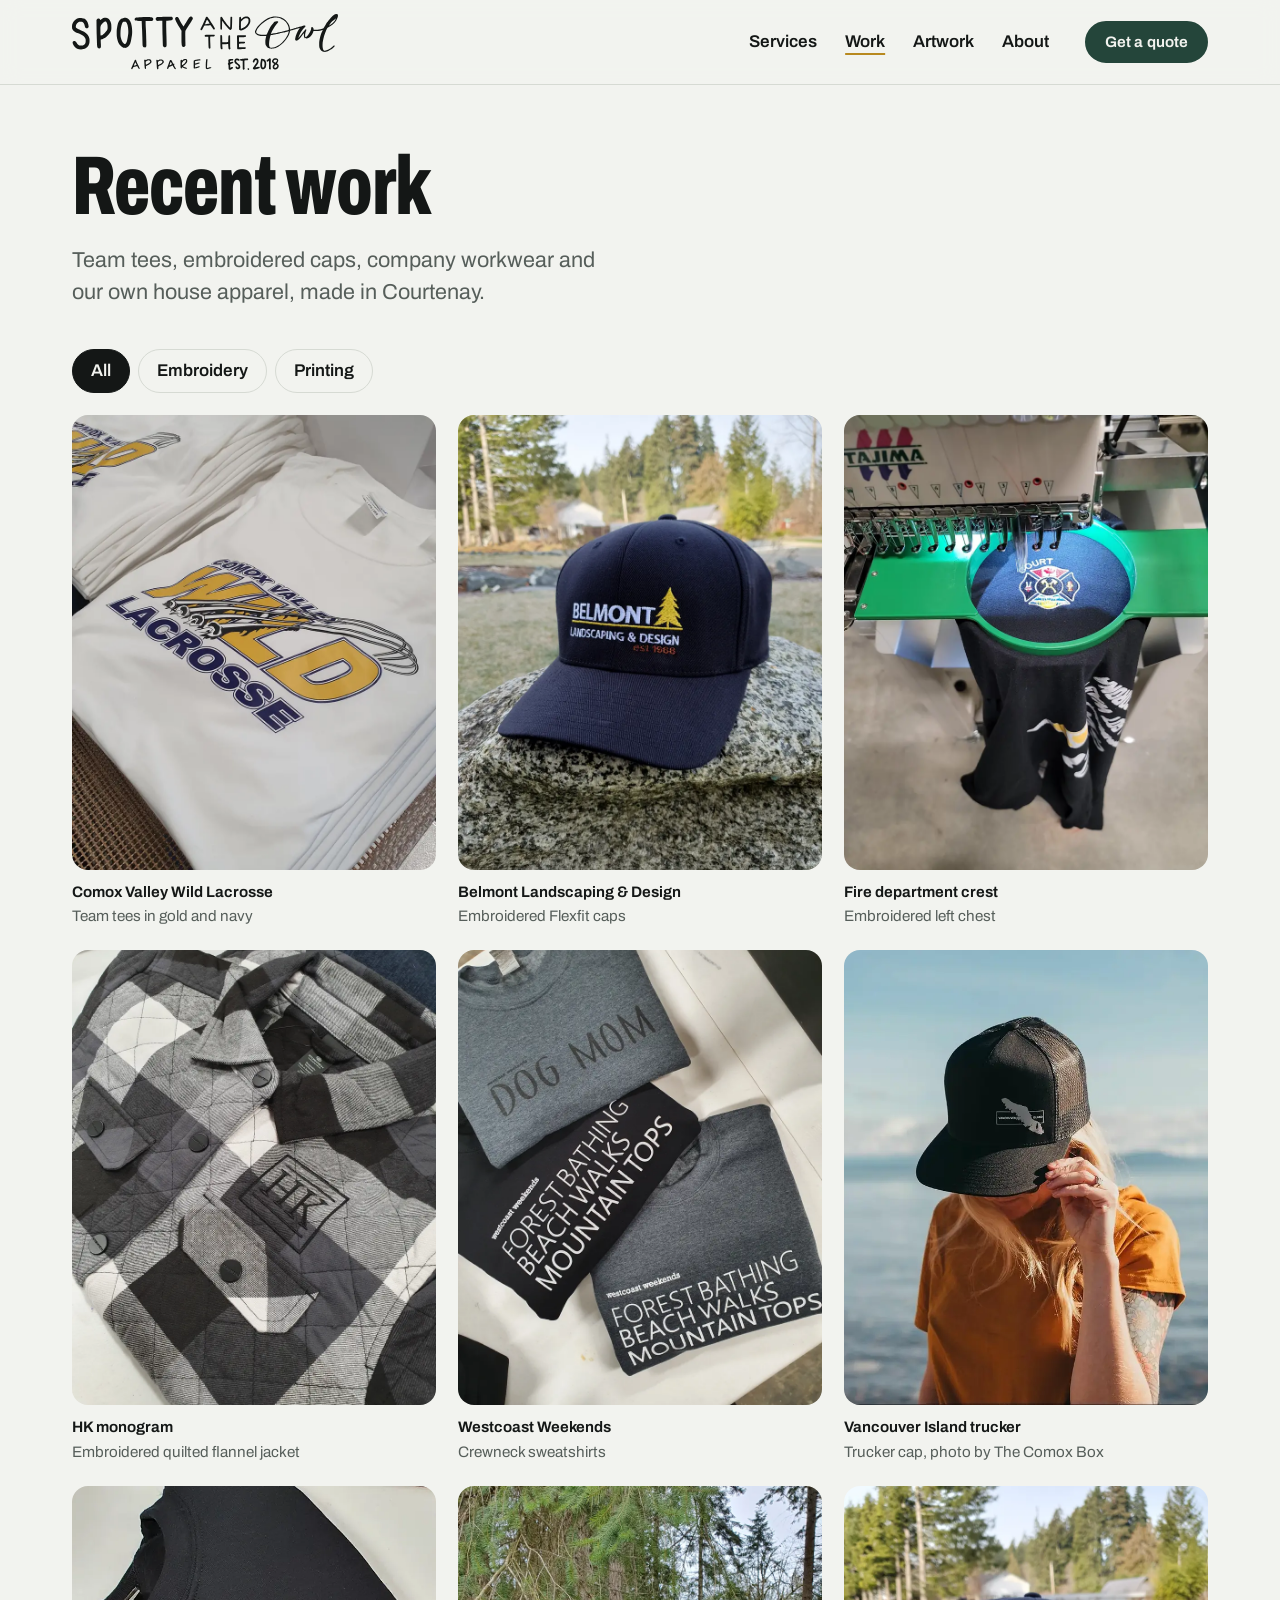
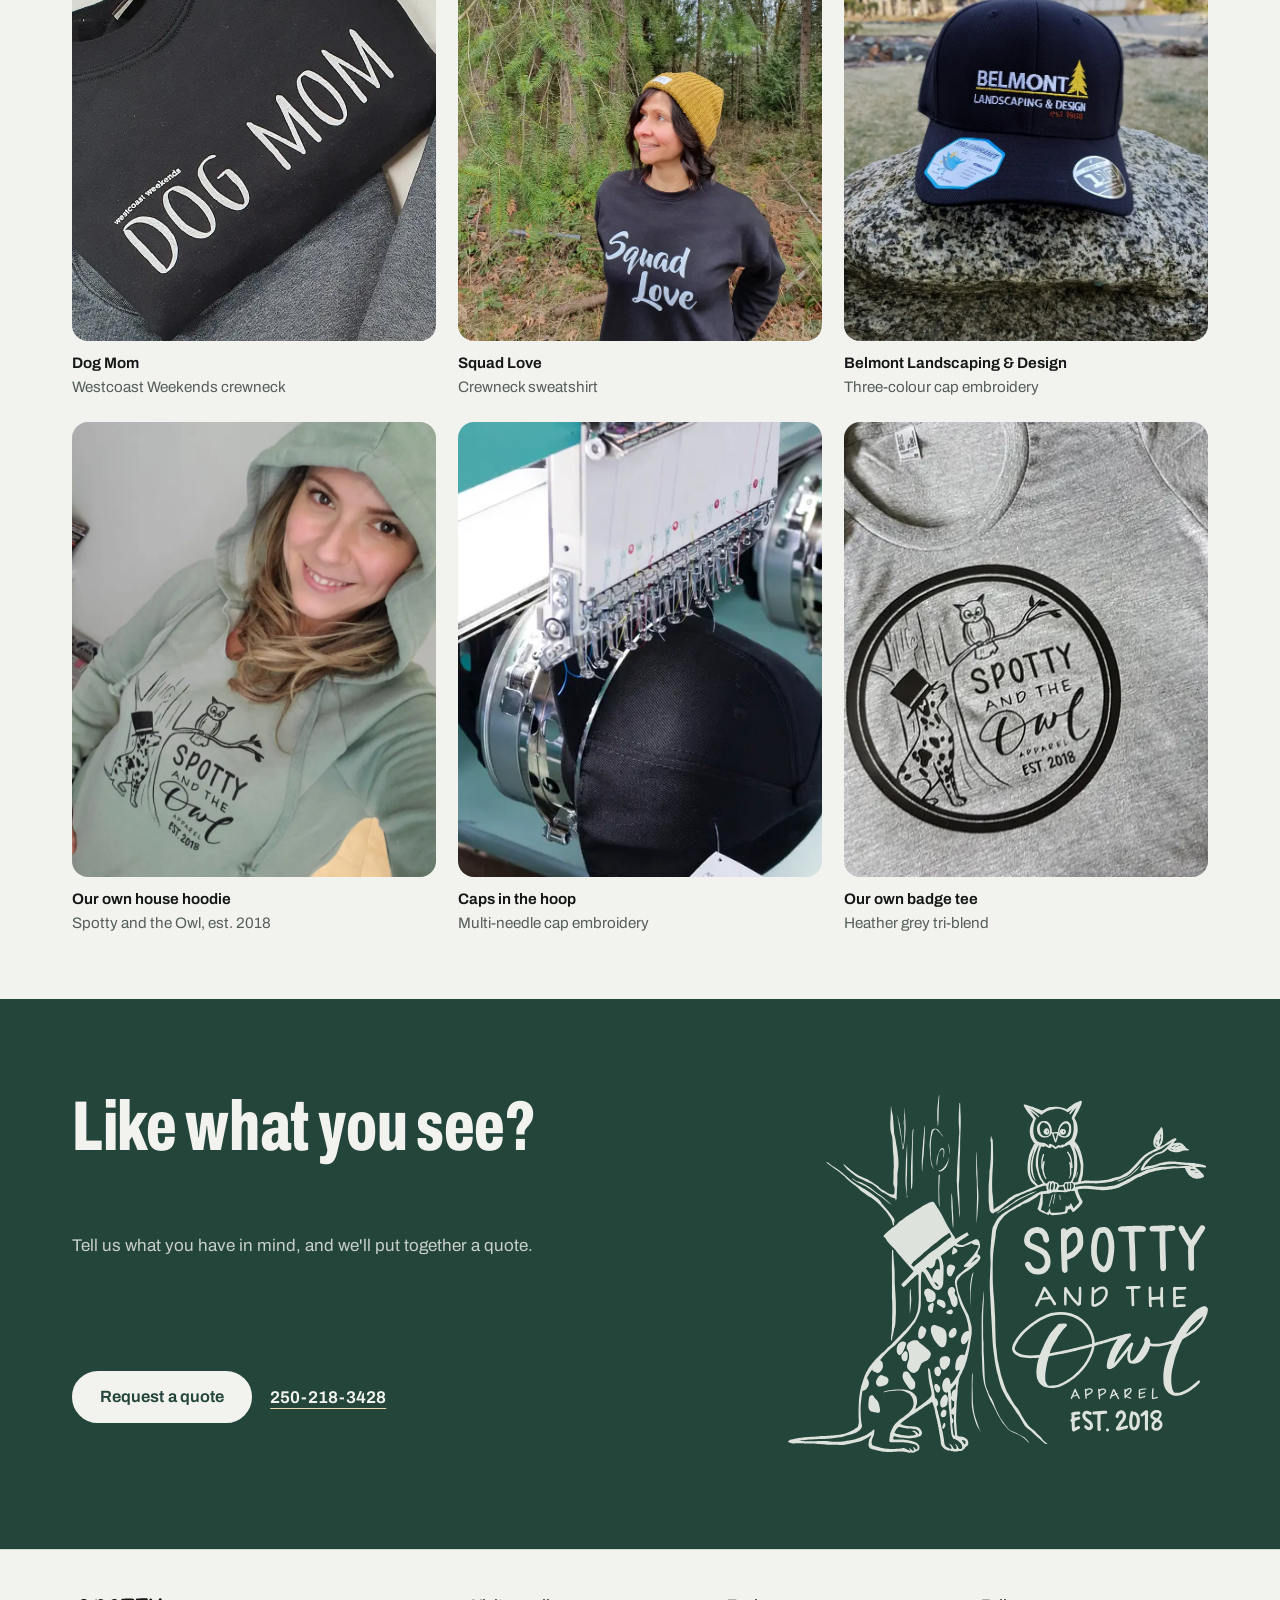
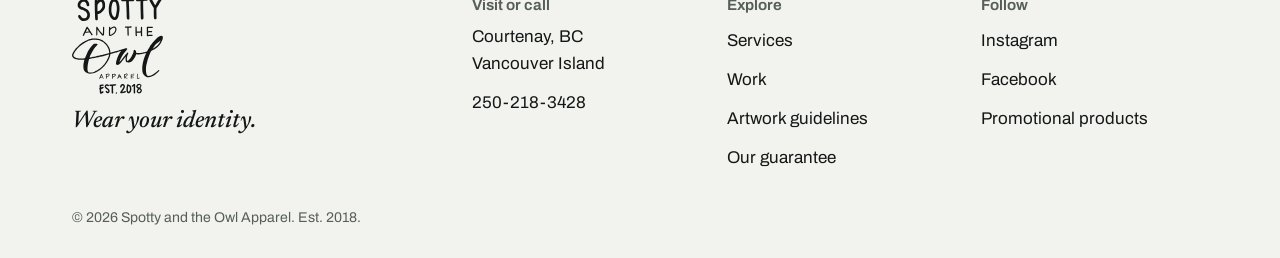
<file: work.html>
<!doctype html>
<html lang="en-CA">
  <head>
    <meta charset="utf-8" />
    <meta name="viewport" content="width=device-width, initial-scale=1, viewport-fit=cover" />
    <title>Work | Spotty and the Owl Apparel</title>
    <meta
      name="description"
      content="Recent custom apparel from Spotty and the Owl: team tees, embroidered caps, company workwear and more, made in Courtenay, BC."
    />
    <!-- Share card: what Facebook, iMessage, Slack and others show when someone shares this page.
         These addresses must be absolute (start with https://). If the domain ever changes,
         replace https://spottyandtheowlapparel.com/ everywhere with the new address. -->
    <link rel="canonical" href="https://spottyandtheowlapparel.com/work.html" />
    <meta property="og:type" content="website" />
    <meta property="og:site_name" content="Spotty and the Owl Apparel" />
    <meta property="og:title" content="Work | Spotty and the Owl Apparel" />
    <meta
      property="og:description"
      content="Recent custom apparel from Spotty and the Owl: team tees, embroidered caps, company workwear and more, made in Courtenay, BC."
    />
    <meta property="og:url" content="https://spottyandtheowlapparel.com/work.html" />
    <meta property="og:image" content="https://spottyandtheowlapparel.com/assets/share-card.jpg?v=6" />
    <meta property="og:image:width" content="1200" />
    <meta property="og:image:height" content="630" />
    <meta
      property="og:image:alt"
      content="Spotty and the Owl: Make something worth wearing. Custom apparel in Courtenay, BC. Spools of brightly coloured embroidery thread, framed in an embroidery hoop."
    />
    <meta name="twitter:card" content="summary_large_image" />
    <!-- Browser tab and home-screen icons (Dan's owl). favicon.ico is the old format some browsers and
         search engines still ask for; the SVG is sharp at any size; the PNGs are for phones. -->
    <link rel="icon" href="favicon.ico" sizes="32x32" />
    <link rel="icon" href="assets/icons/favicon.svg" type="image/svg+xml" />
    <link rel="apple-touch-icon" href="assets/icons/apple-touch-icon.png" />
    <link rel="manifest" href="site.webmanifest" />
    <meta name="theme-color" content="#F2F3EF" media="(prefers-color-scheme: light)" />
    <meta name="theme-color" content="#101916" media="(prefers-color-scheme: dark)" />
    <link rel="preload" href="assets/fonts/archivo.woff2" as="font" type="font/woff2" crossorigin />
    <link rel="stylesheet" href="css/style.css" />
    <script src="js/config.js" defer></script>
    <script src="js/main.js" defer></script>
  </head>
  <body data-page="work">
    <a class="skip" href="#main">Skip to content</a>

    <!-- Top bar: logo, and on wide screens the full navigation -->
    <header class="topbar">
      <div class="wrap topbar-in">
        <a class="brand" href="index.html" aria-label="Spotty and the Owl Apparel, home">
          <span class="brand-mark logo logo-lockup"></span>
        </a>
        <nav class="topnav" aria-label="Main">
          <a href="services.html">Services</a>
          <a href="work.html" aria-current="page">Work</a>
          <a href="artwork.html">Artwork</a>
          <a href="about.html">About</a>
        </nav>
        <a class="btn btn-sm topbar-cta" href="quote.html">Get a quote</a>
      </div>
    </header>

    <main id="main" tabindex="-1">
      <section class="wrap page-head">
        <h1 class="display">Recent work</h1>
        <p class="lede">Team tees, embroidered caps, company workwear and our own house apparel, made in Courtenay.</p>
      </section>
      <div class="wrap">
        <div class="filters" role="group" aria-label="Filter work">
          <button type="button" data-filter="all" aria-pressed="true">All</button>
          <button type="button" data-filter="embroidery" aria-pressed="false">Embroidery</button>
          <button type="button" data-filter="print" aria-pressed="false">Printing</button>
        </div>
        <ul class="gallery">
          <li data-kind="print">
            <button class="tile" type="button">
              <img
                class=""
                src="assets/img/lacrosse-tees-800.webp"
                srcset="assets/img/lacrosse-tees-800.webp 800w, assets/img/lacrosse-tees-1600.webp 1600w"
                sizes="(min-width: 1100px) 30vw, (min-width: 760px) 45vw, 100vw"
                alt="A stack of white Comox Valley Wild Lacrosse t-shirts printed in gold and navy"
                loading="lazy"
                decoding="async"
              />
              <span class="tile-cap"><strong>Comox Valley Wild Lacrosse</strong>Team tees in gold and navy</span>
            </button>
          </li>
          <li data-kind="embroidery">
            <button class="tile" type="button">
              <img
                class=""
                src="assets/img/belmont-hat-angle-800.webp"
                srcset="assets/img/belmont-hat-angle-800.webp 800w, assets/img/belmont-hat-angle-1600.webp 1600w"
                sizes="(min-width: 1100px) 30vw, (min-width: 760px) 45vw, 100vw"
                alt="A black cap embroidered with the Belmont Landscaping and Design logo"
                loading="lazy"
                decoding="async"
              />
              <span class="tile-cap"><strong>Belmont Landscaping &amp; Design</strong>Embroidered Flexfit caps</span>
            </button>
          </li>
          <li data-kind="embroidery">
            <button class="tile" type="button">
              <img
                class=""
                src="assets/img/fire-crest-800.webp"
                srcset="assets/img/fire-crest-800.webp 800w, assets/img/fire-crest-1600.webp 1600w"
                sizes="(min-width: 1100px) 30vw, (min-width: 760px) 45vw, 100vw"
                alt="A Tajima embroidery machine stitching a fire department crest onto a navy shirt"
                loading="lazy"
                decoding="async"
              />
              <span class="tile-cap"><strong>Fire department crest</strong>Embroidered left chest</span>
            </button>
          </li>
          <li data-kind="embroidery">
            <button class="tile" type="button">
              <img
                class=""
                src="assets/img/hk-flannel-800.webp"
                srcset="assets/img/hk-flannel-800.webp 800w, assets/img/hk-flannel-1600.webp 1600w"
                sizes="(min-width: 1100px) 30vw, (min-width: 760px) 45vw, 100vw"
                alt="A quilted flannel shirt jacket with an embroidered HK monogram"
                loading="lazy"
                decoding="async"
              />
              <span class="tile-cap"><strong>HK monogram</strong>Embroidered quilted flannel jacket</span>
            </button>
          </li>
          <li data-kind="print">
            <button class="tile" type="button">
              <img
                class=""
                src="assets/img/westcoast-weekends-800.webp"
                srcset="assets/img/westcoast-weekends-800.webp 800w, assets/img/westcoast-weekends-1600.webp 1600w"
                sizes="(min-width: 1100px) 30vw, (min-width: 760px) 45vw, 100vw"
                alt="Charcoal and black sweatshirts printed with Forest bathing, Beach walks, Mountain tops"
                loading="lazy"
                decoding="async"
              />
              <span class="tile-cap"><strong>Westcoast Weekends</strong>Crewneck sweatshirts</span>
            </button>
          </li>
          <li data-kind="print">
            <button class="tile" type="button">
              <img
                class=""
                src="assets/img/island-trucker-800.webp"
                srcset="assets/img/island-trucker-800.webp 800w, assets/img/island-trucker-1600.webp 1600w"
                sizes="(min-width: 1100px) 30vw, (min-width: 760px) 45vw, 100vw"
                alt="A woman on the beach wearing a black trucker cap with a Vancouver Island outline"
                loading="lazy"
                decoding="async"
              />
              <span class="tile-cap"><strong>Vancouver Island trucker</strong>Trucker cap, photo by The Comox Box</span>
            </button>
          </li>
          <li data-kind="print">
            <button class="tile" type="button">
              <img
                class=""
                src="assets/img/dog-mom-800.webp"
                srcset="assets/img/dog-mom-800.webp 800w, assets/img/dog-mom-1600.webp 1600w"
                sizes="(min-width: 1100px) 30vw, (min-width: 760px) 45vw, 100vw"
                alt="A black crewneck printed with Dog Mom in white"
                loading="lazy"
                decoding="async"
              />
              <span class="tile-cap"><strong>Dog Mom</strong>Westcoast Weekends crewneck</span>
            </button>
          </li>
          <li data-kind="print">
            <button class="tile" type="button">
              <img
                class=""
                src="assets/img/squad-love-800.webp"
                srcset="assets/img/squad-love-800.webp 800w, assets/img/squad-love-1600.webp 1600w"
                sizes="(min-width: 1100px) 30vw, (min-width: 760px) 45vw, 100vw"
                alt="A woman in a mustard toque and black Squad Love sweatshirt in the forest"
                loading="lazy"
                decoding="async"
              />
              <span class="tile-cap"><strong>Squad Love</strong>Crewneck sweatshirt</span>
            </button>
          </li>
          <li data-kind="embroidery">
            <button class="tile" type="button">
              <img
                class=""
                src="assets/img/belmont-hat-800.webp"
                srcset="assets/img/belmont-hat-800.webp 800w, assets/img/belmont-hat-1600.webp 1600w"
                sizes="(min-width: 1100px) 30vw, (min-width: 760px) 45vw, 100vw"
                alt="A black cap embroidered with the Belmont Landscaping and Design logo, front view"
                loading="lazy"
                decoding="async"
              />
              <span class="tile-cap"><strong>Belmont Landscaping &amp; Design</strong>Three-colour cap embroidery</span>
            </button>
          </li>
          <li data-kind="print">
            <button class="tile" type="button">
              <img
                class=""
                src="assets/img/logo-hoodie-800.webp"
                srcset="assets/img/logo-hoodie-800.webp 800w, assets/img/logo-hoodie-1600.webp 1600w"
                sizes="(min-width: 1100px) 30vw, (min-width: 760px) 45vw, 100vw"
                alt="A woman in a sage green Spotty and the Owl hoodie"
                loading="lazy"
                decoding="async"
              />
              <span class="tile-cap"><strong>Our own house hoodie</strong>Spotty and the Owl, est. 2018</span>
            </button>
          </li>
          <li data-kind="embroidery">
            <button class="tile" type="button">
              <img
                class=""
                src="assets/img/cap-embroidery-800.webp"
                srcset="assets/img/cap-embroidery-800.webp 800w, assets/img/cap-embroidery-1600.webp 1600w"
                sizes="(min-width: 1100px) 30vw, (min-width: 760px) 45vw, 100vw"
                alt="Black caps on cap frames under a multi-needle embroidery head"
                loading="lazy"
                decoding="async"
              />
              <span class="tile-cap"><strong>Caps in the hoop</strong>Multi-needle cap embroidery</span>
            </button>
          </li>
          <li data-kind="print">
            <button class="tile" type="button">
              <img
                class=""
                src="assets/img/logo-tee-800.webp"
                srcset="assets/img/logo-tee-800.webp 800w, assets/img/logo-tee-1600.webp 1600w"
                sizes="(min-width: 1100px) 30vw, (min-width: 760px) 45vw, 100vw"
                alt="A heather grey tee printed with the Spotty and the Owl badge logo"
                loading="lazy"
                decoding="async"
              />
              <span class="tile-cap"><strong>Our own badge tee</strong>Heather grey tri-blend</span>
            </button>
          </li>
        </ul>
      </div>

      <section class="cta">
        <div class="wrap cta-in">
          <h2>Like what you see?</h2>
          <p>Tell us what you have in mind, and we'll put together a quote.</p>
          <div class="actions">
            <a class="btn btn-light" href="quote.html">Request a quote</a>
            <a class="cta-phone" href="tel:+12502183428">250-218-3428</a>
          </div>
          <span class="cta-logo logo logo-full" aria-hidden="true"></span>
        </div>
      </section>
    </main>

    <footer class="footer">
      <div class="wrap footer-in">
        <div class="footer-brand">
          <span class="footer-logo logo logo-wordmark"></span>
          <p class="say">Wear your identity.</p>
        </div>
        <div class="footer-cols">
          <div>
            <h2>Visit or call</h2>
            <p>Courtenay, BC<br />Vancouver Island</p>
            <p><a class="" href="tel:+12502183428">250-218-3428</a></p>
          </div>
          <div>
            <h2>Explore</h2>
            <ul>
              <li><a href="services.html">Services</a></li>
              <li><a href="work.html">Work</a></li>
              <li><a href="artwork.html">Artwork guidelines</a></li>
              <li><a href="guarantee.html">Our guarantee</a></li>
            </ul>
          </div>
          <div>
            <h2>Follow</h2>
            <ul>
              <li>
                <a href="https://www.instagram.com/spottyandtheowl_apparel/" target="_blank" rel="noopener"
                  >Instagram</a
                >
              </li>
              <li><a href="https://www.facebook.com/spottyandtheowl" target="_blank" rel="noopener">Facebook</a></li>
              <li>
                <a href="https://www.spottyandtheowlpromotional.com/" target="_blank" rel="noopener"
                  >Promotional products</a
                >
              </li>
            </ul>
          </div>
        </div>
        <p class="footer-small">&copy; <span data-year>2026</span> Spotty and the Owl Apparel. Est. 2018.</p>
      </div>
    </footer>

    <!-- Bottom dock for phones: always within thumb reach -->
    <div class="dock">
      <button class="dock-menu" id="menu-open" type="button" aria-expanded="false" aria-controls="sheet">
        <span class="dock-bars" aria-hidden="true"><i></i><i></i></span>Menu
      </button>
      <a class="btn dock-cta" href="quote.html">Get a quote</a>
    </div>

    <!-- Phone menu sheet -->
    <div class="sheet" id="sheet" hidden>
      <div class="sheet-scrim" data-close></div>
      <nav class="sheet-panel" aria-label="Menu">
        <a href="index.html">Home</a>
        <a href="services.html">Services</a>
        <a href="work.html" aria-current="page">Work</a>
        <a href="artwork.html">Artwork</a>
        <a href="about.html">About</a>
        <a href="guarantee.html">Our guarantee</a>
        <button class="sheet-close" type="button" data-close>Close menu</button>
      </nav>
    </div>

    <!-- Full-screen photo viewer -->
    <dialog class="viewer" id="viewer" aria-label="Photo viewer">
      <img id="viewer-img" alt="" />
      <p id="viewer-cap"></p>
      <button class="viewer-close" type="button" id="viewer-close" aria-label="Close photo">Close</button>
    </dialog>
  </body>
</html>
</file>
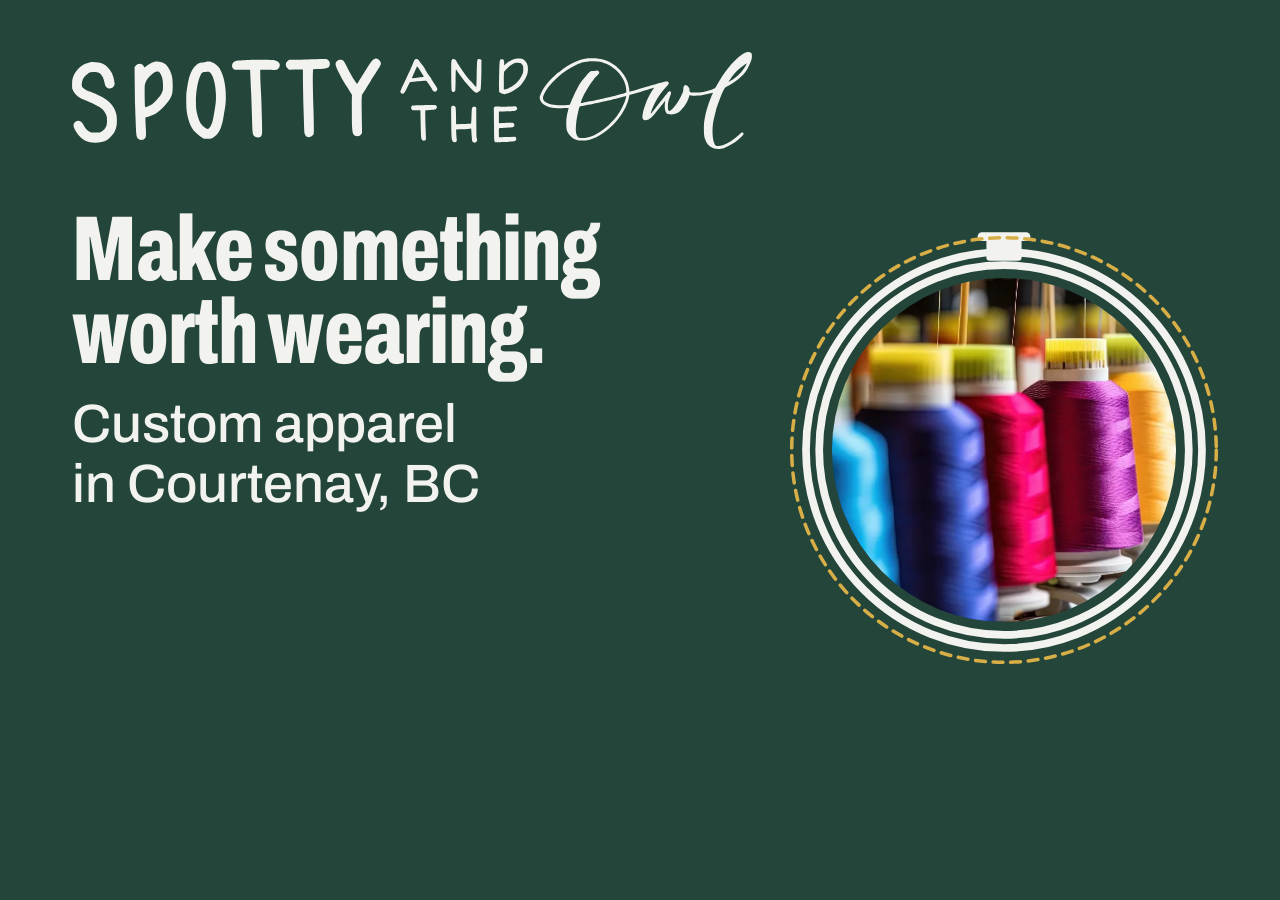
<file: scripts/share-card.html>
<!doctype html>
<html lang="en">
<head>
<!-- Source for assets/share-card.jpg. Open through a local server, set the browser window to 1200 x 630, screenshot, save as JPEG. See README "Share card". Keep every line of text at 42px or larger: previews show the card at about 300 to 500px wide. The logo is assets/logo/wordmark-horizontal-oneline.svg: Dan's wordmark rearranged side to side, without the APPAREL EST. 2018 line. -->
<meta charset="utf-8">
<style>
  @font-face { font-family: "Archivo"; src: url("../assets/fonts/archivo.woff2") format("woff2"); font-weight: 100 900; font-stretch: 62% 125%; }
  @font-face { font-family: "Newsreader"; src: url("../assets/fonts/newsreader-italic.woff2") format("woff2"); font-weight: 200 800; font-style: italic; }
  :root { --spruce: #24453A; --bone: #F2F3EF; --gold: #D8AE47; --soft: rgba(242, 243, 239, .78); }
  * { box-sizing: border-box; margin: 0; }
  html, body { width: 1200px; height: 630px; overflow: hidden; }
  body { background: var(--spruce); color: var(--bone); font-family: "Archivo", sans-serif; }
  .card { position: relative; width: 1200px; height: 630px; padding: 64px 0 56px 72px; display: grid; grid-template-rows: auto 1fr auto; }
  .mark { width: 104px; aspect-ratio: 1266 / 1332; background: var(--bone);
          -webkit-mask: url("wordmark.svg") center / contain no-repeat; mask: url("wordmark.svg") center / contain no-repeat; }
  h1 { align-self: center; font-size: 96px; font-weight: 800; font-stretch: 66%; line-height: .9; letter-spacing: -.01em; max-width: 7.2em; }
  .sub { margin-top: 22px; font-size: 27px; line-height: 1.35; color: var(--soft); max-width: 21em; text-wrap: balance; }
  .foot { display: flex; gap: 28px; align-items: baseline; font-size: 24px; color: var(--soft); }
  .foot em { font: italic 500 30px "Newsreader", serif; color: var(--bone); }
  .hoop { position: absolute; right: -40px; top: 50%; width: 560px; height: 560px; transform: translateY(-50%); }
  .hoop img { position: absolute; inset: 11%; width: 78%; height: 78%; object-fit: cover; border-radius: 50%; }
  .hoop svg { position: absolute; inset: 0; width: 100%; height: 100%; overflow: visible; }
  .ring { fill: none; stroke: var(--bone); stroke-width: 7; }
  .clasp { fill: var(--bone); }
  .stitch { fill: none; stroke: var(--gold); stroke-width: 3.2; stroke-linecap: round; stroke-dasharray: 9 7; }
</style>
<style>/* The hoop photo: a square crop, clipped to the circle. */ .hoop .clip{position:absolute;inset:11%;border-radius:50%;overflow:hidden}.hoop .clip img{position:absolute;inset:0;width:100%;height:100%;object-fit:cover;border-radius:0}</style></head>
<body>
<style>.card{grid-template-rows:auto 1fr;padding-top:52px}
 .lock{width:680px;aspect-ratio:3858/550;background:var(--bone);-webkit-mask:url("../assets/logo/wordmark-horizontal-oneline.svg") left top/contain no-repeat;mask:url("../assets/logo/wordmark-horizontal-oneline.svg") left top/contain no-repeat}
 h1{font-size:92px;max-width:6.6em} .sub{font-size:54px;line-height:1.12;margin-top:20px;color:var(--bone);max-width:10em;font-weight:500}</style>
<div class="card"><div class="lock"></div><div style="align-self:center"><h1>Make something worth wearing.</h1><p class="sub">Custom apparel in Courtenay, BC</p></div></div>
<div class="hoop" style="right:56px;width:440px;height:440px"><div class="clip"><img src="share-card-hoop.webp" alt=""></div><svg viewBox="0 0 400 400" aria-hidden="true"><circle class="ring" cx="200" cy="200" r="168"/><circle class="ring" cx="200" cy="200" r="180"/>
<g class="clasp"><rect x="184" y="8" width="32" height="20" rx="3"/><rect x="176" y="2" width="48" height="8" rx="4"/></g><circle class="stitch" cx="200" cy="200" r="193"/></svg></div>
</body></html>
</file>
<file: css/style.css>
/* ==========================================================================
   style.css — Spotty and the Owl Apparel

   Contents
   1. Fonts
   2. Colours (light and dark)
   3. Base
   4. Type
   5. Buttons and links
   6. Top bar, dock and menu sheet
   7. Hero and the embroidery hoop
   8. Home sections
   9. Inner pages (services, work, pricing, artwork, about, policies)
   9b. Price estimator
   10. Quote form
   11. Call to action and footer
   12. Viewer
   13. Wider screens
   14. Reduced motion
   ========================================================================== */

/* 1. Fonts ---------------------------------------------------------------- */

@font-face {
  font-family: "Archivo";
  src: url("../assets/fonts/archivo.woff2") format("woff2");
  font-weight: 100 900;
  font-stretch: 62% 125%;
  font-display: swap;
}
@font-face {
  font-family: "Newsreader";
  src: url("../assets/fonts/newsreader.woff2") format("woff2");
  font-weight: 200 800;
  font-display: swap;
}
@font-face {
  font-family: "Newsreader";
  src: url("../assets/fonts/newsreader-italic.woff2") format("woff2");
  font-weight: 200 800;
  font-style: italic;
  font-display: swap;
}

/* 2. Colours ---------------------------------------------------------------- */

:root {
  --bone: #F2F3EF;        /* page: the Dalmatian's coat */
  --paper: #FBFBF9;       /* raised surfaces */
  --ink: #141716;         /* text, spots, the logo */
  --muted: #565E5A;       /* secondary text */
  --fog: #D6DAD3;         /* lines and borders */
  --spruce: #24453A;      /* island forest: bands and buttons */
  --spruce-ink: #F2F3EF;  /* text on spruce */
  --gold: #B8891F;        /* thread gold: the running stitch, small accents */
  --gold-soft: #E9D9AE;
  --on-spruce-gold: #E9D9AE; /* gold text on the green panels: light in both themes */
  --focus: #B8891F;
  --shadow: 0 1px 0 rgba(20, 23, 22, .06), 0 10px 30px -18px rgba(20, 23, 22, .45);
  color-scheme: light;
}

@media (prefers-color-scheme: dark) {
  :root:not([data-theme="light"]) {
    --bone: #101916;
    --paper: #16231F;
    --ink: #ECEEE8;
    --muted: #A3ADA7;
    --fog: #2A3933;
    --spruce: #2D5547;
    --spruce-ink: #F2F3EF;
    --gold: #D8AE47;
    --gold-soft: #3B3420;
    --focus: #D8AE47;
    --shadow: 0 1px 0 rgba(0, 0, 0, .3), 0 14px 34px -18px rgba(0, 0, 0, .9);
    color-scheme: dark;
  }
}
:root[data-theme="dark"] {
  --bone: #101916; --paper: #16231F; --ink: #ECEEE8; --muted: #A3ADA7; --fog: #2A3933;
  --spruce: #2D5547; --spruce-ink: #F2F3EF; --gold: #D8AE47; --gold-soft: #3B3420; --focus: #D8AE47;
  --shadow: 0 1px 0 rgba(0, 0, 0, .3), 0 14px 34px -18px rgba(0, 0, 0, .9);
  color-scheme: dark;
}

/* 3. Base ------------------------------------------------------------------- */

*, *::before, *::after { box-sizing: border-box; }
html {
  -webkit-text-size-adjust: 100%; scroll-padding-top: 88px;
  /* Never scroll sideways. iPhone Safari pans the whole page left and right unless the page root
     (html) is told not to, not just the body. "clip" stops it without breaking the sticky top bar. */
  overflow-x: clip;
}
@supports not (overflow: clip) {        /* older iPhones (before iOS 16) don't know "clip" */
  html, body { overflow-x: hidden; }
}
body {
  margin: 0;
  background: var(--bone);
  color: var(--ink);
  font: 400 1.0625rem/1.6 "Archivo", system-ui, sans-serif;
  font-stretch: 100%;
  overflow-x: clip;
  padding-bottom: calc(104px + env(safe-area-inset-bottom));  /* room for the phone dock, plus breathing space */
}
img, video, svg { display: block; max-width: 100%; }
[hidden] { display: none !important; }  /* hidden always wins over a display rule */
img { height: auto; }
button, input, textarea, select { font: inherit; color: inherit; }
:focus-visible { outline: 3px solid var(--focus); outline-offset: 3px; border-radius: 4px; }
main:focus { outline: none; }

.wrap {
  width: 100%; max-width: 1200px; margin-inline: auto;
  /* side gutter that also clears a phone notch held sideways */
  padding-left: max(20px, env(safe-area-inset-left, 0px));
  padding-right: max(20px, env(safe-area-inset-right, 0px));
}
.block { padding-block: 64px; }
.sr { position: absolute; width: 1px; height: 1px; overflow: hidden; clip: rect(0 0 0 0); white-space: nowrap; }
.skip { position: absolute; left: 12px; top: -60px; z-index: 50; background: var(--ink); color: var(--bone); padding: 10px 14px; border-radius: 8px; }
.skip:focus { top: 12px; }

/* 4. Type ------------------------------------------------------------------- */

h1, h2, h3 { margin: 0; color: var(--ink); text-wrap: balance; }
.display {
  font-size: clamp(2.9rem, 12.5vw, 6rem);
  font-weight: 800;
  font-stretch: 66%;
  line-height: .9;
  letter-spacing: -.012em;
}
h2 {
  font-size: clamp(2rem, 7.4vw, 3.1rem);
  font-weight: 780;
  font-stretch: 70%;
  line-height: .98;
  letter-spacing: -.005em;
}
h3 { font-size: 1.0625rem; font-weight: 680; margin: 28px 0 10px; }
p { margin: 0 0 1em; max-width: 64ch; }
.lede { font-size: clamp(1.15rem, 3.6vw, 1.35rem); line-height: 1.5; color: var(--ink); max-width: 38ch; }
.note { font-size: .95rem; color: var(--muted); }
.say {
  margin: 24px 0 0;
  font: italic 500 clamp(1.6rem, 5.6vw, 2.3rem)/1.15 "Newsreader", Georgia, serif;
  color: var(--ink);
}
.prose p { max-width: 62ch; }

/* Dalmatian spot bullets: each bullet is a slightly different irregular spot. */
.spots { list-style: none; margin: 0; padding: 0; display: grid; gap: 10px; }
.spots li { position: relative; padding-left: 26px; max-width: 60ch; }
.spots li::before {
  content: ""; position: absolute; left: 2px; top: .5em; width: 11px; height: 10px;
  background: var(--ink);
  border-radius: 58% 42% 55% 45% / 52% 60% 40% 48%;
  transform: rotate(-12deg);
}
.spots li:nth-child(3n+2)::before { width: 9px; height: 11px; border-radius: 45% 55% 40% 60% / 60% 45% 55% 40%; transform: rotate(18deg); }
.spots li:nth-child(3n)::before { width: 12px; height: 9px; border-radius: 62% 38% 50% 50% / 45% 55% 45% 55%; transform: rotate(6deg); }

/* 5. Buttons and links ------------------------------------------------------ */

.btn {
  display: inline-flex; align-items: center; justify-content: center;
  min-height: 52px; padding: 0 26px;
  border-radius: 999px; border: 2px solid var(--spruce);
  background: var(--spruce); color: var(--spruce-ink);
  font-weight: 650; font-size: 1.02rem; text-decoration: none; letter-spacing: .005em;
  cursor: pointer; transition: background .15s, border-color .15s, color .15s;
}
.btn:hover { background: color-mix(in srgb, var(--spruce) 86%, #000); border-color: color-mix(in srgb, var(--spruce) 86%, #000); }
.btn-quiet { background: transparent; color: var(--ink); border-color: var(--ink); }
.btn-quiet:hover { background: var(--ink); color: var(--bone); border-color: var(--ink); }
.btn-light { background: var(--bone); color: var(--spruce); border-color: var(--bone); }
:root .btn-light { background: #F2F3EF; color: #24453A; border-color: #F2F3EF; }
.btn-light:hover { background: #fff; border-color: #fff; }
.btn-sm { min-height: 42px; padding: 0 18px; font-size: .95rem; }
.btn-wide { width: 100%; }
.actions { display: flex; flex-wrap: wrap; gap: 12px; align-items: center; }

a { color: inherit; text-decoration-thickness: 1px; text-underline-offset: 3px; }
.link { font-weight: 650; text-decoration: underline; text-decoration-color: var(--gold); text-decoration-thickness: 2px; text-underline-offset: 5px; }

/* 6. Top bar, dock and menu sheet ------------------------------------------ */

.topbar {
  position: sticky; top: env(safe-area-inset-top, 0px); z-index: 20;
  background: color-mix(in srgb, var(--bone) 92%, transparent);
  backdrop-filter: saturate(1.2) blur(10px);
  -webkit-backdrop-filter: saturate(1.2) blur(10px);
  border-bottom: 1px solid var(--fog);
}
.topbar-in { display: flex; align-items: center; gap: 24px; min-height: 72px; }
.brand { display: block; color: var(--ink); }
/* The logo: the SVG file is used as a stencil (mask) and filled with the text colour,
   so it's black in light mode and white in dark mode from one file. */
.logo {
  display: block; background: currentColor;
  -webkit-mask: center / contain no-repeat; mask: center / contain no-repeat;
}
.logo-wordmark { -webkit-mask-image: url("../assets/logo/wordmark.svg"); mask-image: url("../assets/logo/wordmark.svg"); aspect-ratio: 1266 / 1332; }
/* Top bar: Dan's wordmark set side to side (SPOTTY AND THE Owl, with APPAREL EST. 2018 below),
   which reads far larger than the stacked version at the same height. */
.logo-lockup { -webkit-mask-image: url("../assets/logo/wordmark-horizontal.svg"); mask-image: url("../assets/logo/wordmark-horizontal.svg"); aspect-ratio: 3858 / 812; }
.logo-full { -webkit-mask-image: url("../assets/logo/logo-full.svg"); mask-image: url("../assets/logo/logo-full.svg"); aspect-ratio: 3352 / 2854; }
.brand-mark { height: 48px; }
.topnav, .topbar-cta { display: none; }

.dock {
  position: fixed; z-index: 30;
  left: calc(12px + env(safe-area-inset-left, 0px)); right: calc(12px + env(safe-area-inset-right, 0px));
  bottom: calc(12px + env(safe-area-inset-bottom));
  display: grid; grid-template-columns: auto 1fr; gap: 8px;
  padding: 8px; border-radius: 999px;
  background: color-mix(in srgb, var(--paper) 94%, transparent);
  backdrop-filter: blur(12px); -webkit-backdrop-filter: blur(12px);
  border: 1px solid var(--fog);
  box-shadow: var(--shadow);
}
.dock-menu {
  display: inline-flex; align-items: center; gap: 10px;
  min-height: 52px; padding: 0 22px 0 18px; border-radius: 999px;
  border: 0; background: transparent; font-weight: 650; cursor: pointer;
}
.dock-bars { display: grid; gap: 5px; width: 18px; }
.dock-bars i { display: block; height: 2px; background: currentColor; border-radius: 2px; }
.dock-bars i:last-child { width: 12px; }
.dock-cta { min-height: 52px; }

.sheet { position: fixed; inset: 0; z-index: 40; }
.sheet-scrim { position: absolute; inset: 0; background: rgba(10, 14, 12, .45); opacity: 0; transition: opacity .2s; }
.sheet-panel {
  position: absolute; left: 0; right: 0; bottom: 0;
  display: grid; padding: 18px 16px calc(18px + env(safe-area-inset-bottom));
  background: var(--paper); border-radius: 22px 22px 0 0;
  transform: translateY(100%); transition: transform .22s ease-out;
}
.sheet.open .sheet-scrim { opacity: 1; }
.sheet.open .sheet-panel { transform: none; }
.sheet-panel a {
  padding: 13px 8px; text-decoration: none;
  font-size: 1.6rem; font-weight: 760; font-stretch: 72%; line-height: 1.1;
  border-bottom: 1px solid var(--fog);
}
.sheet-panel a[aria-current="page"] { color: var(--spruce); }
@media (prefers-color-scheme: dark) { :root:not([data-theme="light"]) .sheet-panel a[aria-current="page"] { color: var(--gold); } }
.sheet-close { margin-top: 14px; min-height: 52px; border-radius: 999px; border: 2px solid var(--ink); background: transparent; font-weight: 650; cursor: pointer; }

/* 7. Hero and the embroidery hoop ------------------------------------------- */

.hero {
  display: grid; gap: 26px;
  grid-template-areas: "title" "hoop" "body";
  padding-block: 28px 56px;
}
.hero-text { display: contents; }
.hero .display { grid-area: title; }
.hero .hoop { grid-area: hoop; }
.hero .lede, .hero .actions, .hero-place { grid-column: 1; }
.hero .lede { grid-row: 3; margin: 0; }
.hero .actions { grid-row: 4; }
.hero-place { grid-row: 5; margin: 0; font-size: .95rem; color: var(--muted); }

.hoop { position: relative; width: min(100%, 520px); aspect-ratio: 1; margin-inline: auto; }
.hoop-video {
  position: absolute; inset: 11%;
  width: 78%; height: 78%; object-fit: cover;
  border-radius: 50%; background: var(--fog);
}
.hoop-frame { position: absolute; inset: 0; width: 100%; height: 100%; overflow: visible; }
.hoop-ring { fill: none; stroke: var(--ink); stroke-width: 7; }
.hoop-clasp rect { fill: var(--ink); }
.hoop-stitch {
  fill: none; stroke: var(--gold); stroke-width: 3.2; stroke-linecap: round;
  stroke-dasharray: 9 7;
}
/* The one moment of motion: the running stitch sews itself around the hoop. */
.sew-mask { stroke-dasharray: 1; stroke-dashoffset: 1; animation: sew 2.4s .3s cubic-bezier(.45, .05, .25, 1) forwards; }
@keyframes sew { to { stroke-dashoffset: 0; } }

/* 8. Home sections ----------------------------------------------------------- */

.head { display: grid; gap: 14px; margin-bottom: 30px; }
.head p { margin: 0; color: var(--muted); max-width: 56ch; }
.head-row { display: flex; align-items: end; justify-content: space-between; gap: 16px; }

.methods { list-style: none; margin: 0; padding: 0; display: grid; border-top: 1px solid var(--fog); }
.methods li { border-bottom: 1px solid var(--fog); }
.method { display: grid; grid-template-columns: 84px 1fr; gap: 16px; align-items: center; padding: 14px 0; text-decoration: none; }
.method-img { aspect-ratio: 1; border-radius: 50%; overflow: hidden; background: var(--fog); }
.method-img img { width: 100%; height: 100%; object-fit: cover; }
.method-text { display: grid; gap: 2px; }
.method-text strong { font-size: 1.45rem; font-weight: 760; font-stretch: 72%; line-height: 1.1; }
.method-text span { color: var(--muted); font-size: .98rem; }
.method:hover strong { text-decoration: underline; text-decoration-color: var(--gold); text-decoration-thickness: 2px; text-underline-offset: 4px; }

.band { background: var(--spruce); color: var(--spruce-ink); }
.band h2, .band h3 { color: var(--spruce-ink); }
.band .head p, .band .note { color: color-mix(in srgb, var(--spruce-ink) 78%, transparent); }
.band .spots li::before { background: var(--spruce-ink); }
.band .link { text-decoration-color: var(--gold-soft); }
.band-img img { width: 100%; border-radius: 18px; aspect-ratio: 4 / 3; object-fit: cover; }
.band-img.contain img { object-fit: contain; background: #fff; }

.who-tabs {
  display: flex; gap: 8px; overflow-x: auto; scrollbar-width: none;
  margin: 0 -20px 22px; padding: 2px 20px;
}
.who-tabs::-webkit-scrollbar { display: none; }
.who-tabs button {
  flex: none; min-height: 46px; padding: 0 18px; border-radius: 999px; cursor: pointer;
  border: 1.5px solid color-mix(in srgb, var(--spruce-ink) 45%, transparent);
  background: transparent; color: var(--spruce-ink); font-weight: 600;
}
.who-tabs button[aria-selected="true"] { background: var(--spruce-ink); color: #24453A; border-color: var(--spruce-ink); }
.who-panel { display: grid; gap: 20px; }
.who-img img { width: 100%; aspect-ratio: 4 / 3; object-fit: cover; border-radius: 18px; }
.who-panel p { font: italic 500 clamp(1.35rem, 4.6vw, 1.9rem)/1.25 "Newsreader", Georgia, serif; margin: 0; max-width: 30ch; }

.strip {
  display: grid; grid-auto-flow: column; grid-auto-columns: 72%;
  gap: 14px; overflow-x: auto; scroll-snap-type: x mandatory;
  padding: 0 20px 8px; scroll-padding-inline: 20px; scrollbar-width: none;
}
.strip::-webkit-scrollbar { display: none; }
.strip-item { margin: 0; scroll-snap-align: start; }
.strip-controls { display: flex; align-items: center; gap: 8px; }
.strip-controls .link { margin-right: 8px; }
.circ {
  display: inline-grid; place-items: center; width: 44px; height: 44px; padding: 0;
  border-radius: 50%; border: 1.5px solid var(--fog); background: transparent; color: var(--ink); cursor: pointer;
}
.circ:hover { border-color: var(--ink); }
.strip-controls .circ { display: none; }  /* phones swipe; the arrows show from 760px up */
.circ svg { width: 20px; height: 20px; fill: none; stroke: currentColor; stroke-width: 2; stroke-linecap: round; stroke-linejoin: round; }
.strip-item img { width: 100%; aspect-ratio: 4 / 5; object-fit: cover; border-radius: 16px; background: var(--fog); }
.strip-item figcaption { display: grid; padding-top: 10px; font-size: .95rem; color: var(--muted); }
.strip-item figcaption strong { color: var(--ink); font-weight: 650; }

.split { display: grid; gap: 28px; }
.reasons { margin: 0; display: grid; gap: 0; border-top: 1px solid var(--fog); }
.reasons > div { padding: 18px 0; border-bottom: 1px solid var(--fog); }
.reasons dt { font-weight: 680; font-size: 1.08rem; }
.reasons dd { margin: 4px 0 0; color: var(--muted); max-width: 52ch; }

/* 9. Inner pages ------------------------------------------------------------- */

.page-head { padding-block: 36px 28px; display: grid; gap: 20px; }
.page-head .display { font-size: clamp(2.6rem, 11vw, 5.2rem); max-width: 14ch; }
.page-head .lede { margin: 0; color: var(--muted); max-width: 46ch; }

.jump { display: flex; gap: 8px; overflow-x: auto; scrollbar-width: none; padding-bottom: 8px; }
.jump::-webkit-scrollbar { display: none; }
.jump a {
  flex: none; min-height: 42px; display: inline-flex; align-items: center;
  padding: 0 16px; border-radius: 999px; border: 1.5px solid var(--fog);
  text-decoration: none; font-weight: 600; font-size: .95rem;
}
.jump a:hover { border-color: var(--ink); }

.service { display: grid; gap: 24px; padding-block: 48px; border-bottom: 1px solid var(--fog); }
.service-img img { width: 100%; aspect-ratio: 4 / 3; object-fit: cover; border-radius: 18px; background: var(--fog); }
.service-text h3 { margin-top: 22px; }
.service-text .note { margin-top: 20px; padding-top: 14px; border-top: 1px solid var(--fog); }

.table { width: 100%; border-collapse: collapse; font-size: 1rem; }
.table th, .table td { text-align: left; padding: 14px 12px 14px 0; border-bottom: 1px solid var(--fog); vertical-align: top; }
.table thead th { font-size: .9rem; color: var(--muted); font-weight: 600; padding-top: 0; }
.table tbody th { font-weight: 680; width: 38%; }

.promo { display: grid; gap: 24px; align-items: center; }
.promo-img img { width: 100%; aspect-ratio: 16 / 10; object-fit: cover; border-radius: 18px; }
.promo h2 { margin-bottom: 14px; }

.filters { display: flex; flex-wrap: wrap; gap: 8px; margin-bottom: 22px; }  /* wraps on the smallest phones */
.filters button {
  min-height: 44px; padding: 0 18px; border-radius: 999px; cursor: pointer;
  border: 1.5px solid var(--fog); background: transparent; font-weight: 600;
}
.filters button[aria-pressed="true"] { background: var(--ink); color: var(--bone); border-color: var(--ink); }
.gallery { list-style: none; margin: 0 0 64px; padding: 0; display: grid; gap: 22px; }
.tile { display: block; width: 100%; padding: 0; border: 0; background: none; text-align: left; cursor: zoom-in; }
.tile img { width: 100%; aspect-ratio: 4 / 5; object-fit: cover; border-radius: 16px; background: var(--fog); }
.tile-cap { display: grid; padding-top: 10px; color: var(--muted); font-size: .95rem; }
.tile-cap strong { color: var(--ink); font-weight: 650; }

.formats { display: grid; gap: 16px; }
.format-group { padding: 22px; border-radius: 18px; border: 1.5px solid var(--fog); }
.format-group h3 { margin: 0 0 14px; }
.format-best { border-color: var(--gold); background: color-mix(in srgb, var(--gold-soft) 45%, transparent); }
.format-list { margin: 0; display: grid; gap: 12px; }
.format-list > div { display: grid; grid-template-columns: 64px 1fr; gap: 12px; align-items: baseline; }
.format-list dt { font-weight: 800; font-stretch: 72%; font-size: 1.5rem; line-height: 1; }
.format-list dd { margin: 0; color: var(--muted); }

.card-cta { padding: 26px; border-radius: 18px; background: var(--paper); border: 1px solid var(--fog); align-self: start; }
.card-cta p { font: italic 500 1.5rem/1.2 "Newsreader", Georgia, serif; }

.about-logo { color: var(--ink); padding: 8px; }
.about-logo .logo { width: 100%; max-width: 520px; margin-inline: auto; }
.reasons-3 { border-top: 1px solid var(--fog); }

.policy { padding-block: 24px 64px; }
.policy section { padding-block: 32px; border-bottom: 1px solid var(--fog); }
.policy section:last-child { border-bottom: 0; }
.policy h2 { margin-bottom: 18px; }
.policy .spots { margin-bottom: 1em; }
.plain-ol { margin: 0 0 1em; padding-left: 1.4em; display: grid; gap: 10px; max-width: 62ch; }
.plain-ol li::marker { font-weight: 700; color: var(--muted); }

/* 9b. Price estimator (Pricing page) ------------------------------------------
   Phones get a slim price strip (.est-live) that stays pinned while choosing options. */

.est-wrap { padding-block: 8px 56px; }
.est { display: grid; gap: 28px; padding: 24px 20px; border-radius: 22px; background: var(--paper); border: 1px solid var(--fog); }
.est-head h2 { margin-bottom: 8px; }
.est-head p { margin: 0; color: var(--muted); }
.est-form { display: grid; gap: 4px; }
.est-form fieldset { border: 0; margin: 0; padding: 14px 0 16px; border-top: 1px solid var(--fog); display: grid; gap: 12px; }
.est-form legend { float: left; width: 100%; padding: 0; font-weight: 650; font-size: 1rem; margin-bottom: 2px; }
.est-form legend + * { clear: both; }
.est-qty { display: flex; align-items: center; gap: 8px; }
.est-qty input { width: 110px; min-height: 52px; text-align: center; font-size: 1.35rem; font-weight: 700; border: 1.5px solid var(--fog); border-radius: 12px; background: var(--bone); }
.est-step { width: 52px; height: 52px; border-radius: 50%; border: 1.5px solid var(--fog); background: transparent; font-size: 1.5rem; cursor: pointer; color: var(--ink); }
.est-presets button { min-height: 40px; padding: 0 14px; border-radius: 999px; border: 1.5px solid var(--fog); background: transparent; color: var(--ink); font-weight: 600; cursor: pointer; }
.est-presets button[aria-pressed="true"] { border-color: var(--ink); }
.check input:disabled + span { opacity: .4; cursor: not-allowed; text-decoration: line-through; }
.est-why { margin: 0; font-size: .95rem; color: var(--muted); }
.est-result {
  align-self: start; padding: 24px; border-radius: 18px; background: var(--spruce); color: var(--spruce-ink);
  display: grid; gap: 6px;
}
.est-label { margin: 0; font-size: .95rem; opacity: .8; }
.est-each { margin: 0; display: flex; align-items: baseline; gap: 10px; flex-wrap: wrap; }
.est-each span { font-size: clamp(2.4rem, 9vw, 3.4rem); font-weight: 800; font-stretch: 66%; line-height: 1; }
.est-each small { font-size: 1.05rem; opacity: .85; }
.est-total { margin: 4px 0 0; font-weight: 600; }
.est-setup, .est-nudge { margin: 0; font-size: .95rem; opacity: .85; }
.est-nudge:empty { display: none; }
.est-nudge { color: var(--on-spruce-gold); opacity: 1; }
.est-cta { justify-self: start; margin-top: 12px; }
.est-fine { margin: 6px 0 0; font-size: .85rem; opacity: .75; }
@media (min-width: 760px) {
  .est { grid-template-columns: 1.4fr 1fr; column-gap: 40px; padding: 36px; }
  .est-head { grid-column: 1 / -1; }
  .est-result { position: sticky; top: 108px; padding: 30px; }
}

.est-qty input::-webkit-outer-spin-button, .est-qty input::-webkit-inner-spin-button { -webkit-appearance: none; margin: 0; }
.est-qty input { -moz-appearance: textfield; appearance: textfield; }
.est-live {
  position: sticky; top: calc(80px + env(safe-area-inset-top, 0px)); z-index: 3;
  display: flex; align-items: baseline; gap: 8px; margin: -8px -8px 0; padding: 10px 14px; border-radius: 14px;
  background: var(--spruce); color: var(--spruce-ink); box-shadow: var(--shadow);
}
.est-live strong { font-size: 1.5rem; font-weight: 800; font-stretch: 66%; }
.est-live span { font-size: .9rem; opacity: .85; }
@media (min-width: 760px) { .est-live { display: none; } }

/* 10. Quote form ------------------------------------------------------------ */

.quote-layout { display: grid; gap: 40px; padding-bottom: 72px; }
.form { display: grid; gap: 14px; }
.form fieldset { margin: 0; padding: 22px 0 26px; border: 0; border-top: 1px solid var(--fog); display: grid; gap: 16px; }
.form legend { float: left; width: 100%; padding: 0; margin-bottom: 4px; font-size: 1.55rem; font-weight: 760; font-stretch: 72%; line-height: 1.1; }
.form legend + * { clear: both; }
.grid2 { display: grid; gap: 16px; }
.field { display: grid; gap: 6px; font-weight: 600; font-size: .98rem; }
.field-label { margin: 4px 0 -6px; font-weight: 600; font-size: .98rem; }
.opt { font-weight: 400; color: var(--muted); font-size: .9rem; }
.field input, .field textarea {
  width: 100%; min-height: 52px; padding: 12px 14px;
  border: 1.5px solid var(--fog); border-radius: 12px; background: var(--paper);
  font-weight: 400; font-size: 1.0625rem;  /* 17px stops phones zooming in */
}
.field textarea { resize: vertical; line-height: 1.5; }
.field input::placeholder, .field textarea::placeholder { color: color-mix(in srgb, var(--muted) 75%, transparent); }
.field input:focus, .field textarea:focus { border-color: var(--ink); outline: none; box-shadow: 0 0 0 3px color-mix(in srgb, var(--gold) 40%, transparent); }
.field [aria-invalid="true"] { border-color: #B3261E; }
@media (prefers-color-scheme: dark) { :root:not([data-theme="light"]) .field [aria-invalid="true"] { border-color: #F2B8B5; } }

.checks { display: flex; flex-wrap: wrap; gap: 8px; }
.check { position: relative; }
.check input { position: absolute; opacity: 0; inset: 0; margin: 0; cursor: pointer; }
.check span {
  display: inline-flex; align-items: center; min-height: 44px; padding: 0 16px;
  border-radius: 999px; border: 1.5px solid var(--fog); background: var(--paper);
  font-size: .97rem; cursor: pointer; user-select: none;
}
.check input:checked + span { background: var(--spruce); border-color: var(--spruce); color: var(--spruce-ink); }
.check input:focus-visible + span { outline: 3px solid var(--focus); outline-offset: 2px; }

.drop {
  position: relative; display: grid; gap: 4px; justify-items: start;
  padding: 22px; border-radius: 16px; border: 2px dashed var(--fog); background: var(--paper); cursor: pointer;
}
.drop:hover, .drop:focus-within { border-color: var(--gold); }
.drop input { position: absolute; inset: 0; opacity: 0; cursor: pointer; }
.drop-main { font-weight: 700; font-size: 1.1rem; }
.drop-sub { color: var(--muted); font-size: .95rem; }
.drop-sub a { position: relative; z-index: 1; }
.drop-files { font-size: .95rem; font-weight: 600; }
.drop-files:empty { display: none; }

.form-error { margin: 0; padding: 14px 16px; border-radius: 12px; background: #FBE9E7; color: #7A1C14; font-weight: 600; }
@media (prefers-color-scheme: dark) { :root:not([data-theme="light"]) .form-error { background: #3A1E1B; color: #F2B8B5; } }

.aside { align-self: start; }
.aside h2 { font-size: 1.9rem; margin-bottom: 18px; }
.steps { list-style: none; counter-reset: step; margin: 0; padding: 0; display: grid; gap: 0; }
.steps li { counter-increment: step; display: grid; grid-template-columns: 40px 1fr; column-gap: 12px; padding: 14px 0; border-top: 1px solid var(--fog); }
.steps li::before {
  content: counter(step); grid-row: span 2;
  font-weight: 800; font-stretch: 66%; font-size: 1.7rem; line-height: 1; color: var(--gold);
}
.steps strong { font-weight: 680; }
.steps span { color: var(--muted); font-size: .97rem; }
.aside-call { margin-top: 26px; padding: 22px; border-radius: 18px; background: var(--paper); border: 1px solid var(--fog); }
.aside-call p { margin: 0 0 4px; color: var(--muted); }
.big-phone { font-size: 2rem; font-weight: 800; font-stretch: 70%; text-decoration: none; }

.sent { padding: 28px; border-radius: 18px; background: var(--paper); border: 1px solid var(--fog); display: grid; gap: 4px; justify-items: start; }
.sent h2 { font-size: clamp(1.8rem, 6vw, 2.4rem); margin-bottom: 10px; }
.sent:focus { outline: none; }

/* 11. Call to action and footer ---------------------------------------------- */

.cta { background: var(--spruce); color: var(--spruce-ink); }
.cta-in { padding-block: 64px; display: grid; gap: 14px; }
.cta h2 { color: var(--spruce-ink); font-size: clamp(2.3rem, 9vw, 4.4rem); font-stretch: 66%; font-weight: 800; line-height: .92; max-width: 15ch; }
.cta p { color: color-mix(in srgb, var(--spruce-ink) 80%, transparent); margin: 0 0 10px; }
.cta-logo { display: none; }
.why-img img { width: 100%; max-width: 420px; aspect-ratio: 4 / 5; object-fit: cover; object-position: top; border-radius: 18px; margin-top: 28px; }
.cta-phone { color: var(--spruce-ink); font-weight: 650; text-decoration-color: var(--gold-soft); text-underline-offset: 5px; padding: 12px 6px; }

.footer { border-top: 1px solid var(--fog); }
.footer-in { padding-block: 48px 28px; display: grid; gap: 32px; }
.footer-logo { display: block; color: var(--ink); }
.footer-logo { height: 96px; }
.footer-brand .say { margin-top: 14px; font-size: 1.5rem; }
.footer-cols { display: grid; grid-template-columns: 1fr 1fr; gap: 28px; }
/* Phones: "Visit or call" spans the full width; Explore and Follow sit side by side under it. */
.footer-cols > div:first-child { grid-column: 1 / -1; }
.footer-brand { display: flex; align-items: center; gap: 22px; }
.footer-brand .footer-logo { flex: none; height: 80px; }
.footer-brand .say { margin-top: 0; }
.footer-cols h2 { font-size: .95rem; font-weight: 650; font-stretch: 100%; color: var(--muted); margin-bottom: 10px; letter-spacing: 0; }
.footer-cols ul { list-style: none; margin: 0; padding: 0; display: grid; gap: 4px; }
.footer-cols a { text-decoration: none; display: inline-block; padding: 4px 0; }
.footer-cols a:hover { text-decoration: underline; text-decoration-color: var(--gold); }
.footer-cols p { margin: 0 0 8px; }
.footer-small { font-size: .88rem; color: var(--muted); margin: 0; }

/* 12. Viewer ---------------------------------------------------------------- */

.viewer {
  width: 100vw; height: 100dvh; max-width: none; max-height: none; margin: 0; padding: 20px;
  border: 0; background: rgba(8, 11, 10, .94); color: #F2F3EF;
  display: none; place-items: center; align-content: center; gap: 12px;
}
.viewer[open] { display: grid; }
.viewer::backdrop { background: transparent; }
.viewer img { max-width: 100%; max-height: calc(100dvh - 150px); width: auto; border-radius: 12px; }
.viewer p { margin: 0; text-align: center; }
.viewer-close {
  position: fixed; left: 50%; transform: translateX(-50%);
  bottom: calc(18px + env(safe-area-inset-bottom));
  min-height: 52px; padding: 0 28px; border-radius: 999px;
  border: 2px solid #F2F3EF; background: transparent; color: #F2F3EF; font-weight: 650; cursor: pointer;
}

/* 13. Wider screens ------------------------------------------------------------ */

@media (min-width: 560px) {
  .grid2 { grid-template-columns: 1fr 1fr; }
  .strip { grid-auto-columns: 44%; }
  .gallery { grid-template-columns: 1fr 1fr; }
  .formats { grid-template-columns: 1fr 1fr; }
}

@media (min-width: 760px) {
  body { padding-bottom: 0; }
  .dock { display: none; }
  .wrap { padding-left: max(32px, env(safe-area-inset-left, 0px)); padding-right: max(32px, env(safe-area-inset-right, 0px)); }
  .block { padding-block: 96px; }
  .topbar-in { min-height: 84px; }
  .brand-mark { height: 56px; }
  .topnav { display: flex; gap: 4px; margin-left: auto; }
  .topnav a { padding: 10px 12px; text-decoration: none; font-weight: 600; border-radius: 8px; }
  .topnav a:hover { text-decoration: underline; text-decoration-color: var(--gold); text-decoration-thickness: 2px; text-underline-offset: 6px; }
  .topnav a[aria-current="page"] { text-decoration: underline; text-decoration-color: var(--gold); text-decoration-thickness: 2px; text-underline-offset: 6px; }
  .topbar-cta { display: inline-flex; }
  .strip-controls .circ { display: inline-grid; }

  .hero {
    grid-template-columns: 1.05fr 1fr; grid-template-areas: none;
    align-items: center; column-gap: 56px; row-gap: 22px; padding-block: 48px 96px;
  }
  .hero .display { grid-area: auto; grid-column: 1; grid-row: 1; align-self: end; }
  .hero .hoop { grid-area: auto; grid-column: 2; grid-row: 1 / span 4; }
  .hero .lede { grid-row: 2; }
  .hero .actions { grid-row: 3; }
  .hero-place { grid-row: 4; align-self: start; }

  .methods { grid-template-columns: repeat(5, 1fr); border-top: 0; gap: 20px; }
  .methods li { border-bottom: 0; }
  .method { grid-template-columns: 1fr; gap: 14px; padding: 0; align-items: start; }
  /* Desktop: each round photo and its caption form one centred badge. */
  .method { justify-items: center; text-align: center; }
  .method-img { width: 100%; }
  .method-text span { text-wrap: balance; }

  .split { grid-template-columns: 1fr 1.2fr; gap: 64px; align-items: start; }
  .who { display: grid; }
  .who-tabs { margin: 0 0 28px; padding: 2px 0; flex-wrap: wrap; }
  .who-panel { grid-template-columns: 1.15fr 1fr; gap: 48px; align-items: center; }

  .strip { grid-auto-columns: 30%; padding-inline: max(32px, calc((100vw - 1200px) / 2 + 32px)); scroll-padding-inline: max(32px, calc((100vw - 1200px) / 2 + 32px)); scrollbar-width: thin; }

  .page-head { padding-block: 64px 40px; }
  .service { grid-template-columns: 1fr 1fr; gap: 56px; align-items: center; padding-block: 72px; }
  .service-flip .service-img { order: 2; }
  .promo { grid-template-columns: 1fr 1fr; gap: 56px; }

  .quote-layout { grid-template-columns: 1.5fr 1fr; gap: 64px; }
  .aside { position: sticky; top: 108px; }

  .cta-in { padding-block: 96px; grid-template-columns: 1fr minmax(260px, 420px); column-gap: 56px; }
  .cta-in > * { grid-column: 1; }
  .cta-logo { display: block; grid-column: 2; grid-row: 1 / span 3; align-self: center; color: var(--spruce-ink); opacity: .9; }
  .cta-logo.logo { width: 100%; }
  .footer-in { grid-template-columns: 1fr 2fr; }
  .footer-cols { grid-template-columns: repeat(3, 1fr); }
  .footer-cols > div:first-child { grid-column: auto; }
  .footer-brand { display: block; }
  .footer-brand .footer-logo { height: 96px; }
  .footer-brand .say { margin-top: 14px; }
  .footer-small { grid-column: 1 / -1; }
  .reasons-3 { grid-template-columns: repeat(3, 1fr); column-gap: 40px; }
}

/* Tablets held upright (760 to 959px): the wide logo leaves no room for the menu and
   "Get a quote" in the top bar, so they use the phone's bottom bar instead. */
@media (min-width: 760px) and (max-width: 959px) {
  .topnav, .topbar-cta { display: none; }
  .dock { display: grid; }
  body { padding-bottom: calc(104px + env(safe-area-inset-bottom)); }
}

@media (min-width: 1100px) {
  .gallery { grid-template-columns: repeat(3, 1fr); }
  .strip { grid-auto-columns: 23%; }
}

/* 14. Reduced motion ------------------------------------------------------------ */

@media (prefers-reduced-motion: reduce) {
  .sew-mask { animation: none; stroke-dashoffset: 0; }
  .sheet-scrim, .sheet-panel, .btn { transition: none; }
}

/* Spacing between section headings and what follows them. */
.split h2, .service-text h2, .promo h2, .policy h2 { margin-bottom: 16px; }
.split > .spots { align-self: center; }

/* On the quote page the dock's own "Get a quote" button would go nowhere, so only the menu shows. */
body[data-page="quote"] .dock { grid-template-columns: 1fr; }
body[data-page="quote"] .dock-cta { display: none; }
body[data-page="quote"] .dock-menu { justify-content: center; }
body:has(.viewer[open]) .dock { display: none; }
body[data-page="about"] .cta-logo { display: none; }

/* Paints the strip above the sticky top bar on phones with a notch. */
body::before { content: ""; position: fixed; inset: 0 0 auto; height: env(safe-area-inset-top, 0px); z-index: 21; background: var(--bone); }
</file>
